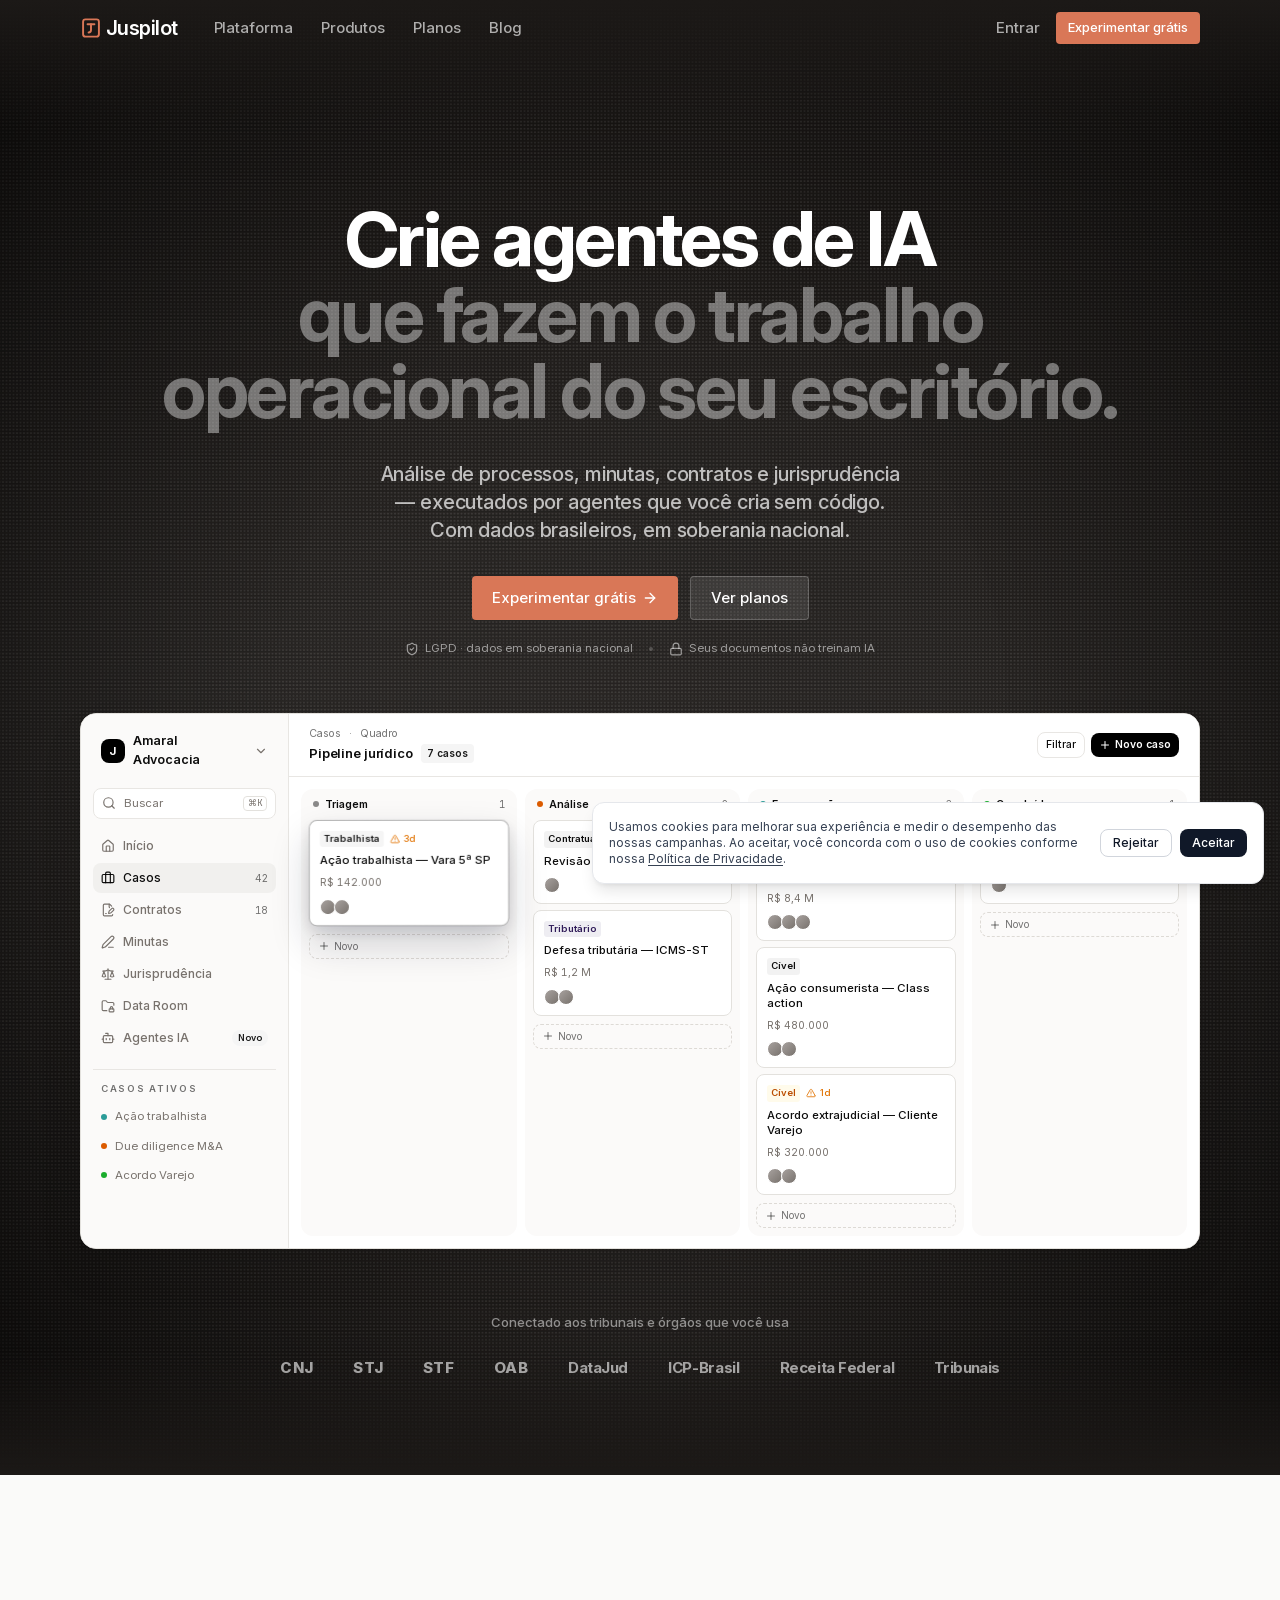
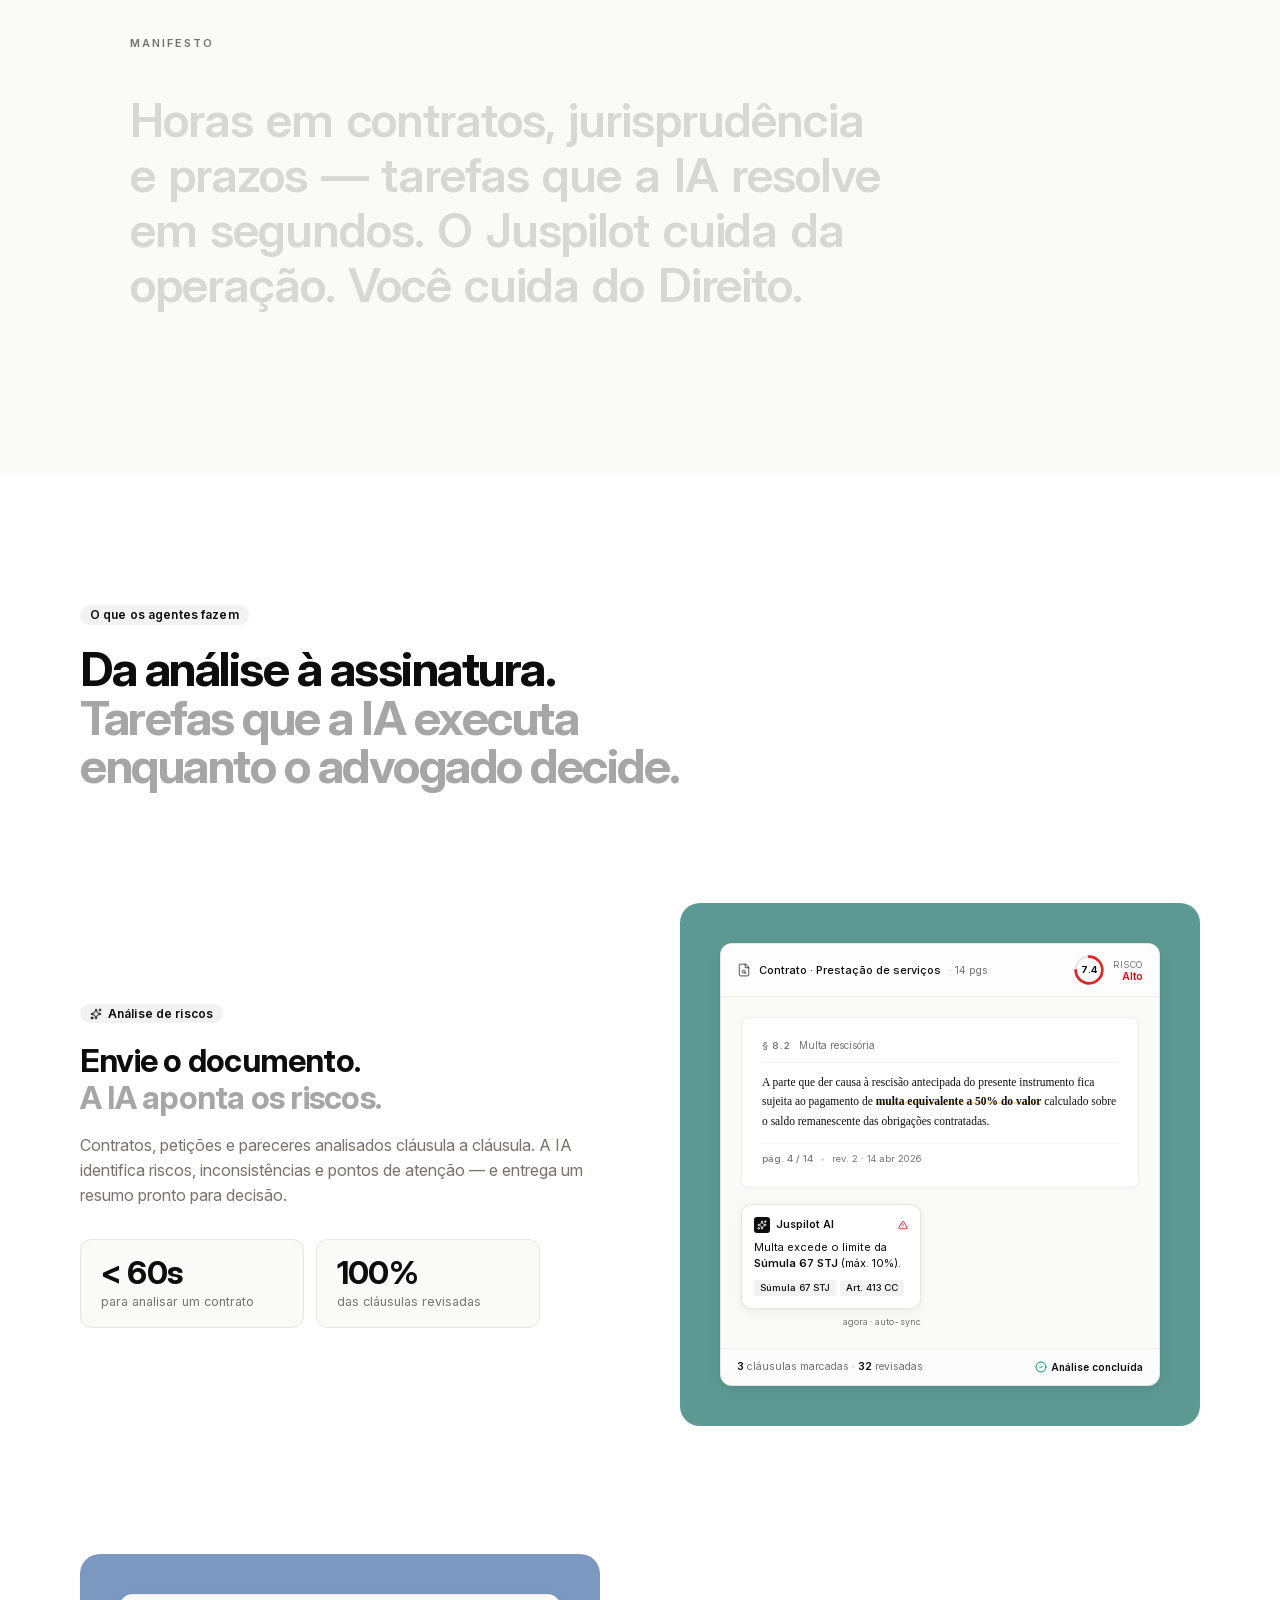
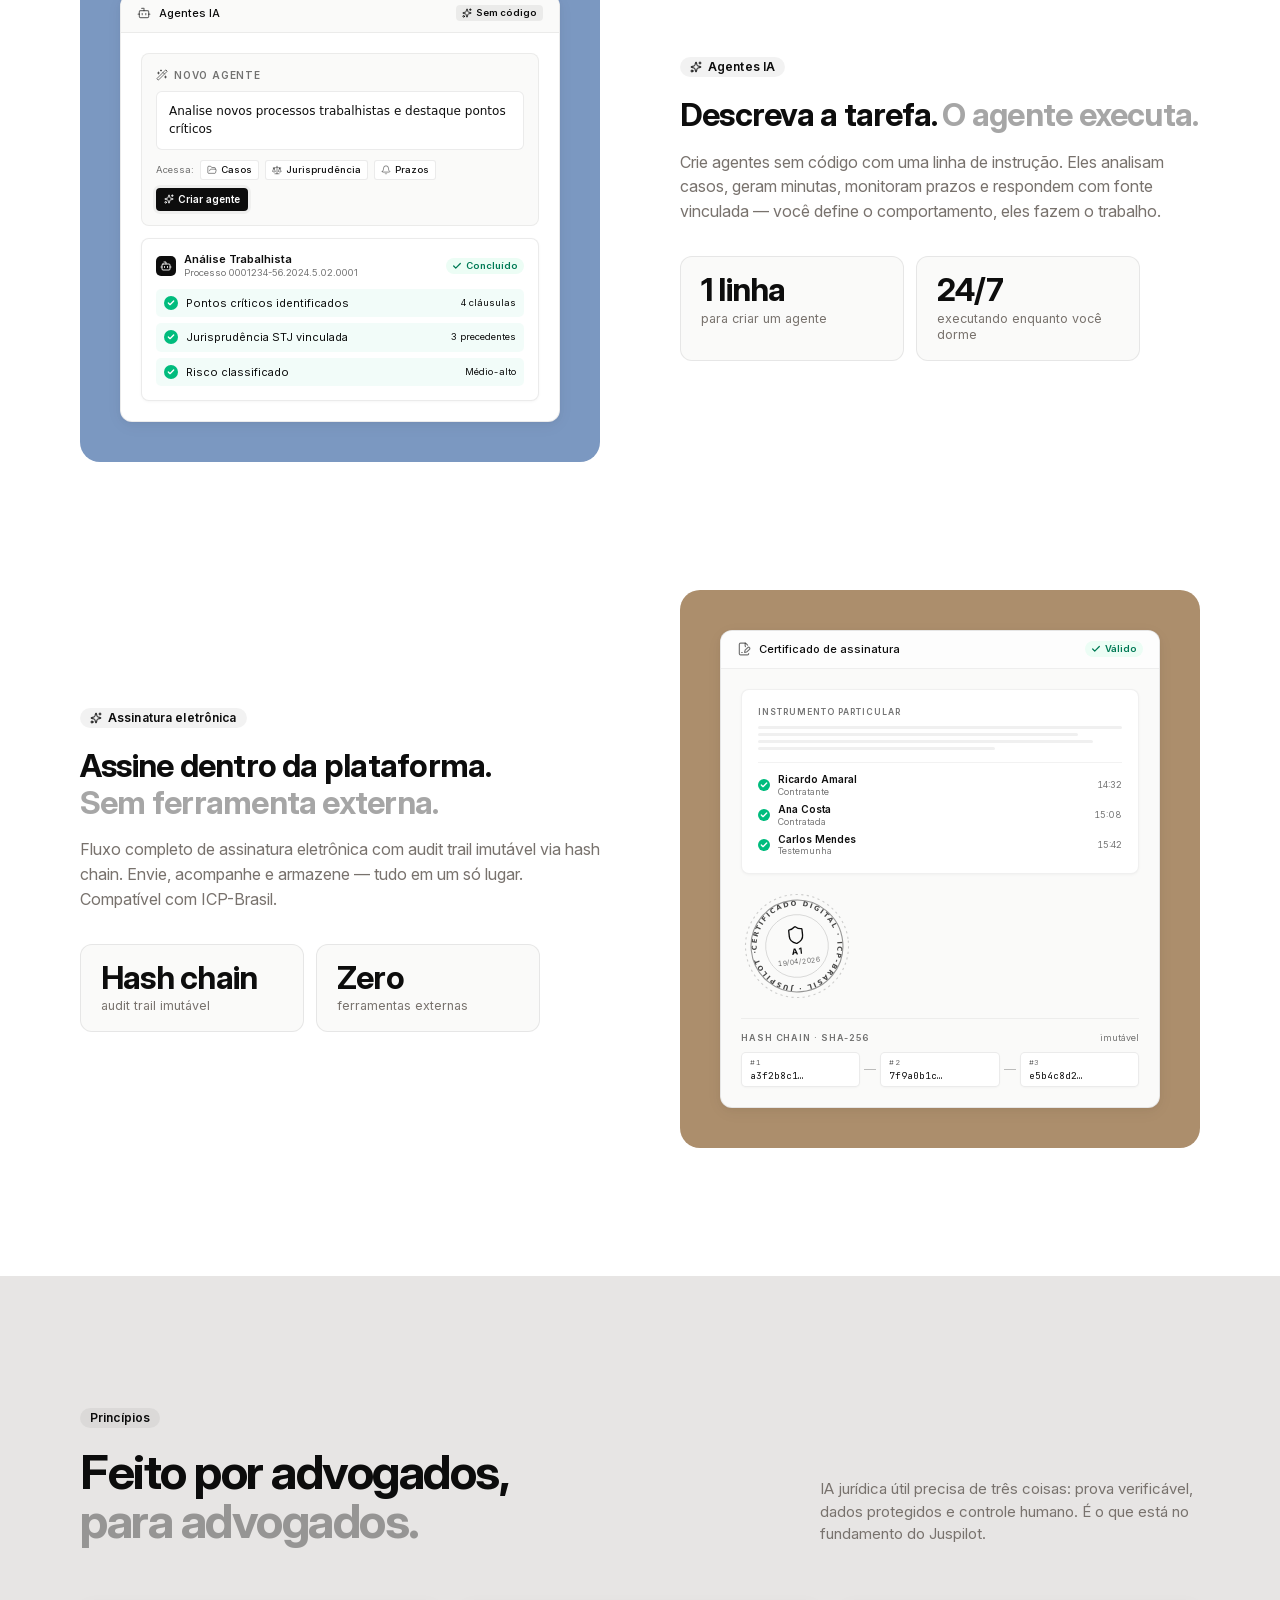
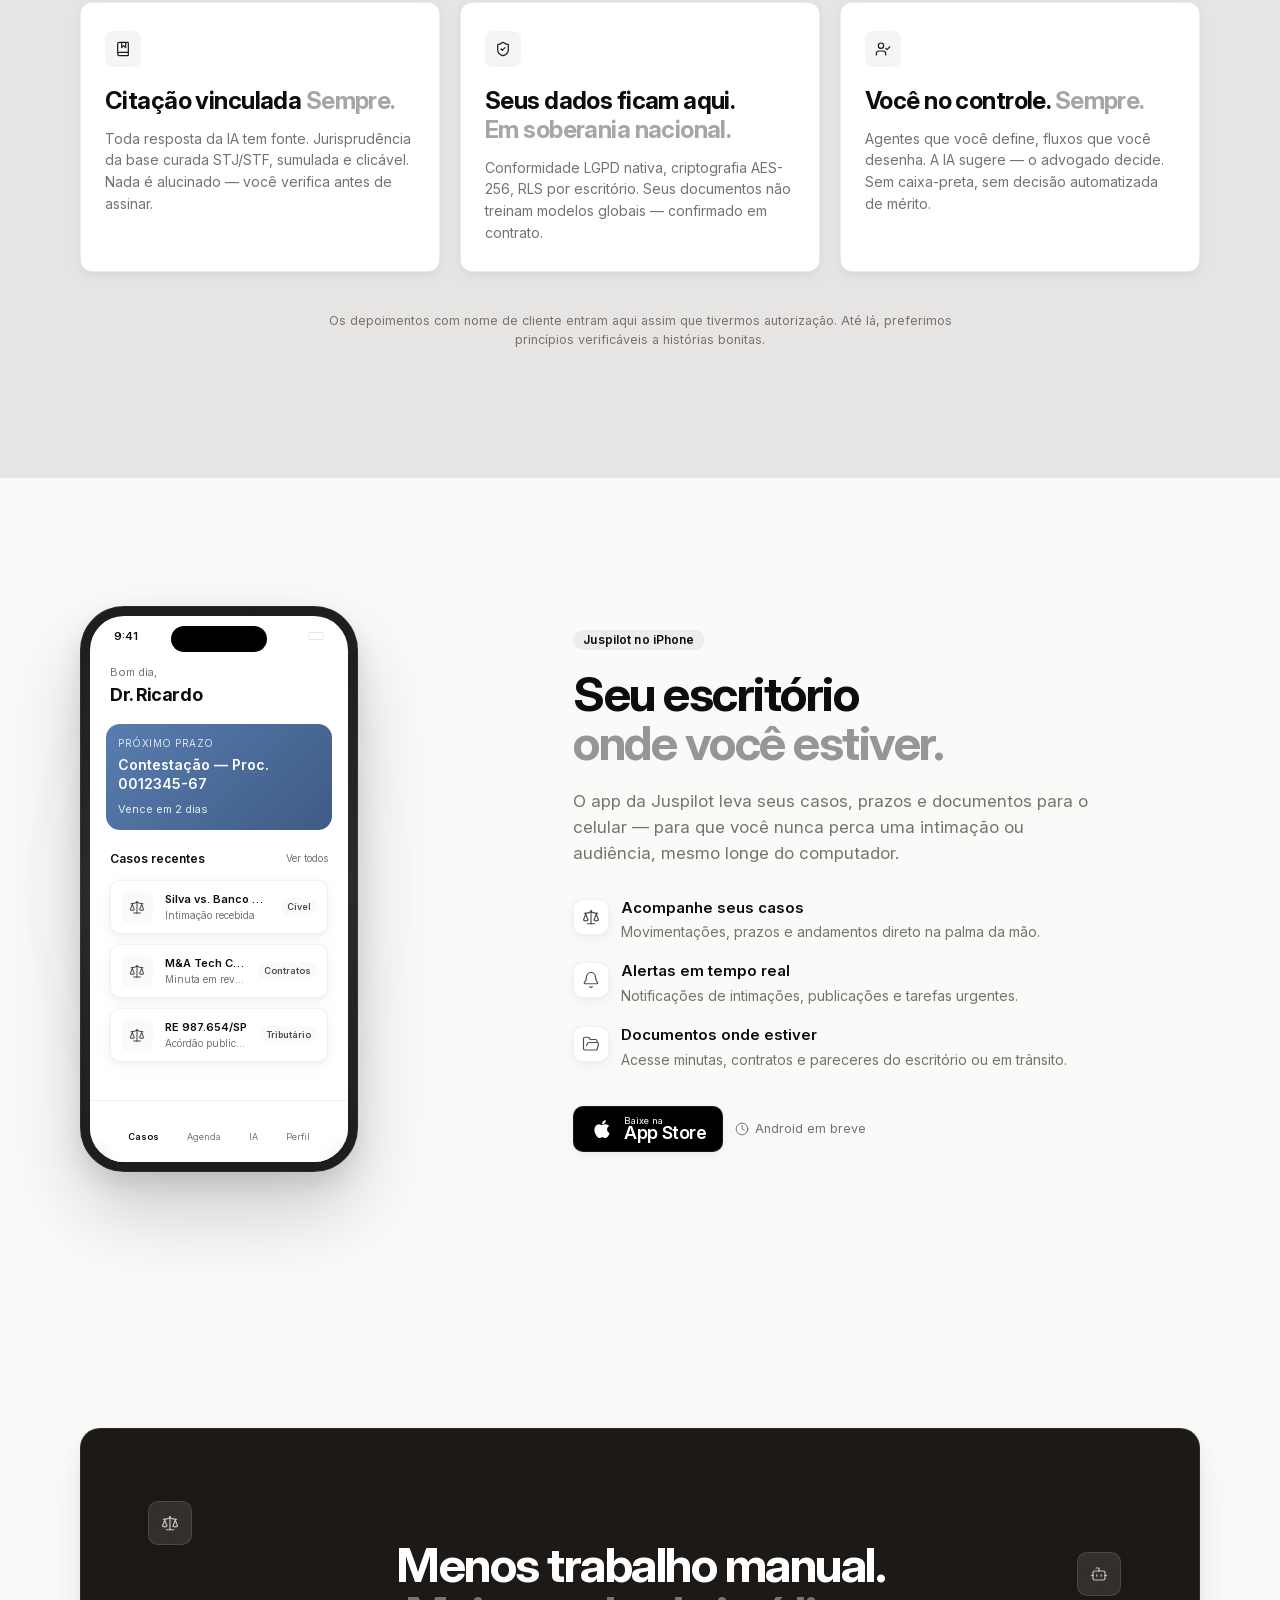
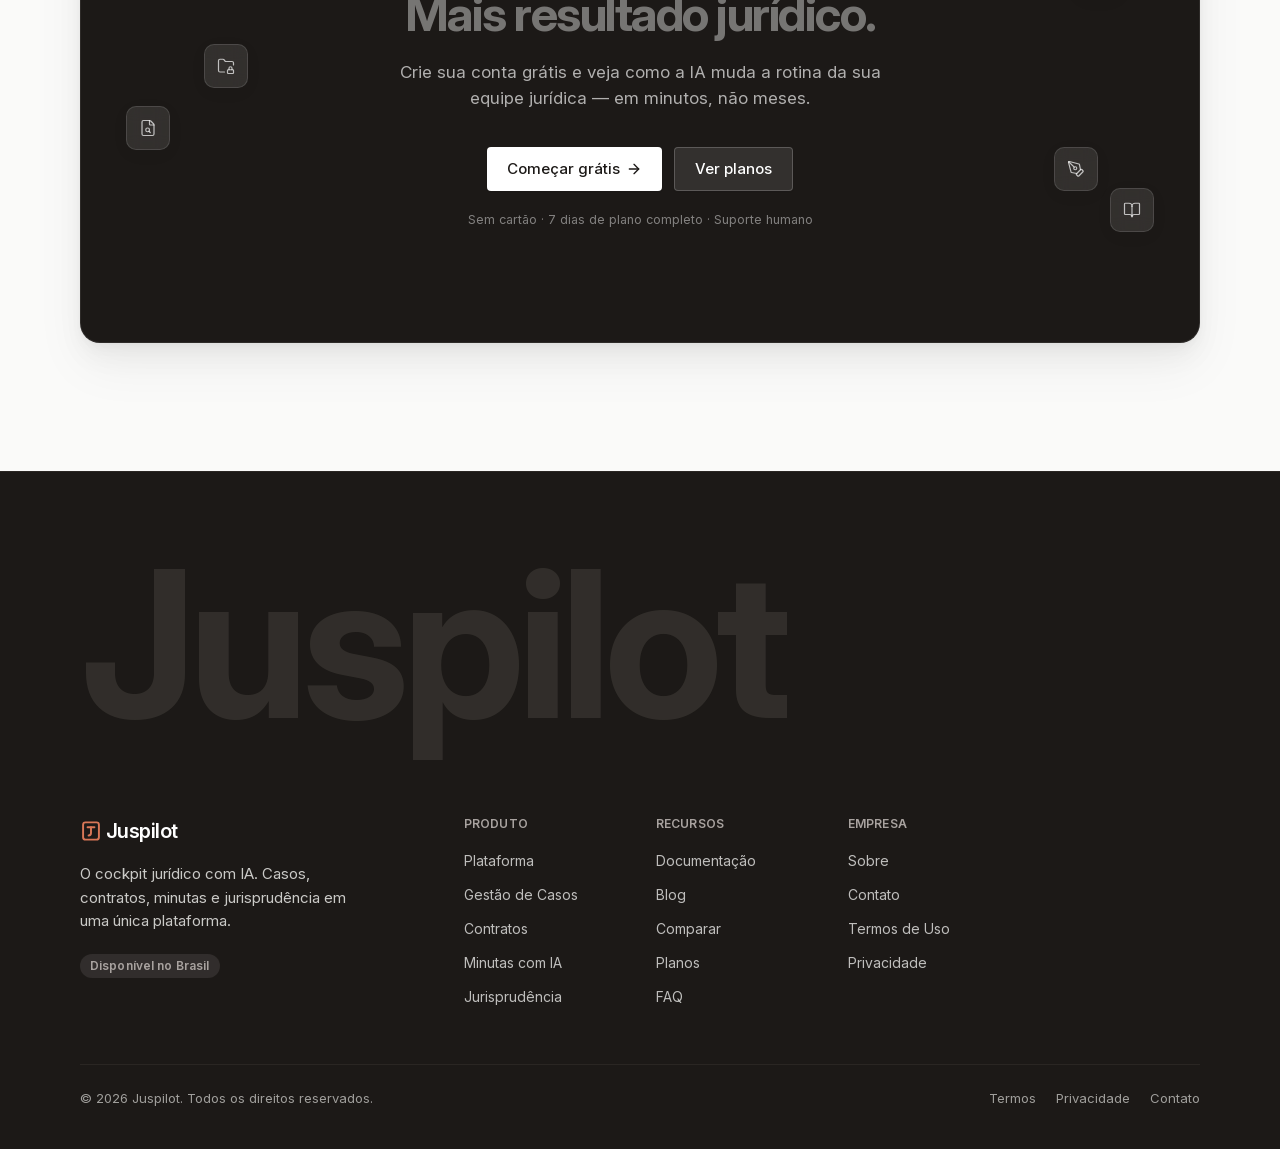
<file: juspilot.ai/index.html>
<!DOCTYPE html>
<html class="inter_5c45380d-module__0Rp3dW__variable jetbrains_mono_a53faaf1-module__ijiAhG__variable light scroll-smooth antialiased" lang="pt-BR" style="color-scheme: light; scroll-behavior: auto;"><head><meta charset="utf-8"/><meta content="width=device-width, initial-scale=1" name="viewport"/><link data-precedence="next" href="assets/0_7l_wdlej_lm_174584c6258d.css" rel="stylesheet"/><link data-precedence="next" href="assets/0wxqh3__7156c0edd97f.css" rel="stylesheet"/><script async="" src="assets/gtm_b90f4e909d02.js"></script><meta content="" name="next-size-adjust"/><title>Juspilot — Software Jurídico com IA | Gestão de Casos, Contratos e Documentos | Juspilot</title><meta content="Plataforma jurídica com IA para escritórios, departamentos jurídicos e órgãos públicos. Gestão de casos, análise de contratos, minutas assistidas e pesquisa jurisprudencial — tudo em um só lugar." name="description"/><meta content="Juspilot" name="author"/><meta content="software jurídico,ia para advogados,gestão jurídica,plataforma jurídica,software advocacia,automação jurídica,minutas jurídicas,monitoramento processos,crm jurídico,escritório advocacia,legaltech,gestão prazos jurídicos" name="keywords"/><meta content="Juspilot" name="creator"/><meta content="Juspilot" name="publisher"/><meta content="index, follow" name="robots"/><meta content="index, follow, max-video-preview:-1, max-image-preview:large, max-snippet:-1" name="googlebot"/><meta content="0Oo169782sb7eb0ijlpc8mnwoixari" name="facebook-domain-verification"/><link href="https://juspilot.ai" rel="canonical"/><meta content="telephone=no, address=no, email=no" name="format-detection"/><meta content="Juspilot — Software Jurídico com IA | Gestão de Casos, Contratos e Documentos" property="og:title"/><meta content="Plataforma jurídica com IA para escritórios, departamentos jurídicos e órgãos públicos. Gestão de casos, análise de contratos, minutas e pesquisa jurisprudencial." property="og:description"/><meta content="https://juspilot.ai" property="og:url"/><meta content="Juspilot" property="og:site_name"/><meta content="pt_BR" property="og:locale"/><meta content="assets/juspilot-screenshot_9d29fe58643b.png" property="og:image"/><meta content="1200" property="og:image:width"/><meta content="630" property="og:image:height"/><meta content="Juspilot — Software jurídico com inteligência artificial" property="og:image:alt"/><meta content="website" property="og:type"/><meta content="summary_large_image" name="twitter:card"/><meta content="Juspilot — Software Jurídico com IA | Gestão de Casos, Contratos e Documentos" name="twitter:title"/><meta content="Plataforma jurídica com IA para escritórios, departamentos jurídicos e órgãos públicos. Gestão de casos, análise de contratos, minutas e pesquisa jurisprudencial." name="twitter:description"/><meta content="assets/juspilot-screenshot_9d29fe58643b.png" name="twitter:image"/><link href="assets/icon_3cfa0b5e077e.png" rel="icon" sizes="32x32" type="image/png"/><link href="assets/apple-icon_221b497ac5ee.png" rel="apple-touch-icon" sizes="180x180" type="image/png"/><script id="consent-default">
          window.dataLayer = window.dataLayer || [];
          function gtag(){dataLayer.push(arguments);}
          window.gtag = gtag;
          gtag('consent', 'default', {
            ad_storage: 'denied',
            ad_user_data: 'denied',
            ad_personalization: 'denied',
            analytics_storage: 'denied',
            functionality_storage: 'denied',
            personalization_storage: 'denied',
            security_storage: 'granted',
            wait_for_update: 500
          });
          gtag('set', 'ads_data_redaction', true);
          gtag('set', 'url_passthrough', true);
          try {
            var m = document.cookie.split('; ').find(function(r){return r.indexOf('juspilot_consent=')===0;});
            if (m) {
              var parsed = JSON.parse(decodeURIComponent(m.split('=')[1]));
              if (parsed && parsed.version === '1' && parsed.state) {
                gtag('consent', 'update', parsed.state);
              }
            }
          } catch(e){}
        </script><style data-scroll-fix="true">
        /* Scroll fixes for offline viewing */
        html, body {
            overflow: auto !important;
            overflow-x: hidden !important;
            height: auto !important;
            min-height: 100% !important;
            scroll-behavior: auto !important;
            opacity: 1 !important;
            visibility: visible !important;
        }
        
        /* Force visibility - many sites use JS animations for initial display */
        body, .wrapper, main, #__next, #app, .page, .content {
            opacity: 1 !important;
            visibility: visible !important;
            transform: none !important;
        }
        
        /* Disable loader/preloader overlays */
        .loader, .preloader, .loading, [class*="loader"], [class*="preloader"] {
            display: none !important;
            opacity: 0 !important;
        }
        
        /* Show elements that might be hidden for animation */
        .word-inner, .char, .line, [data-aos], [data-scroll],
        .hero-text span, .hero-fade, [class*="hero"] span {
            opacity: 1 !important;
            transform: none !important;
            visibility: visible !important;
        }
        
        /* Reset Tailwind animation utility classes */
        .translate-y-full, .translate-x-full, .-translate-y-full, .-translate-x-full,
        .translate-y-1\/2, .-translate-y-1\/2, .translate-y-\[100\%\], .translate-y-\[110\%\] {
            transform: none !important;
        }
        
        /* Force visibility on common hidden-for-animation patterns */
        .opacity-0, [class*="opacity-0"] {
            opacity: 1 !important;
        }
        
        /* Reset scale transforms used for animations */
        .scale-0, .scale-50, .scale-75 {
            transform: none !important;
        }
        
        html.lenis, html.lenis-smooth, 
        body.lenis, body.lenis-smooth,
        .lenis-wrapper, .lenis-content,
        [data-lenis-prevent], [data-scroll-container] {
            overflow: visible !important;
            height: auto !important;
        }
        
        /* Fix flex containers that might cut off content */
        body.flex.items-center,
        body.flex.justify-center {
            align-items: flex-start !important;
            min-height: 100vh;
            height: auto !important;
        }
        
        /* Ensure main content scrolls */
        main, #__next, #__nuxt, #app, .main-content {
            overflow: visible !important;
            height: auto !important;
        }
        </style></head><body class="font-sans antialiased" style="scroll-behavior: auto;"><div hidden=""><!--$--><!--/$--></div><noscript><iframe height="0" src="https://www.googletagmanager.com/ns.html?id=GTM-PWT32LFL" style="display:none;visibility:hidden" width="0"></iframe></noscript><div aria-label="Consentimento de cookies" class="fixed bottom-4 left-4 right-4 z-[9999] mx-auto max-w-2xl rounded-lg border bg-white p-4 shadow-lg md:left-auto md:right-4" role="dialog" style="border-color: rgb(229, 231, 235);"><div class="flex flex-col gap-3 md:flex-row md:items-center md:justify-between"><p class="text-xs text-gray-700">Usamos cookies para melhorar sua experiência e medir o desempenho das nossas campanhas. Ao aceitar, você concorda com o uso de cookies conforme nossa <a class="underline underline-offset-2 hover:text-gray-900" href="#">Política de Privacidade</a>.</p><div class="flex shrink-0 gap-2"><button class="h-7 rounded-md border border-gray-300 bg-white px-3 text-xs font-medium text-gray-900 hover:bg-gray-50" type="button">Rejeitar</button><button class="h-7 rounded-md bg-gray-900 px-3 text-xs font-medium text-white hover:bg-gray-800" type="button">Aceitar</button></div></div></div><!--$--><div class="bg-fd-secondary/50 p-3 empty:hidden"></div><!--/$--><div class="flex min-h-screen flex-col overflow-x-hidden"><header class="fixed top-0 inset-x-0 z-50 transition-[background,border-color,backdrop-filter] duration-300 bg-transparent border-b border-transparent"><nav class="mx-auto flex h-14 max-w-[1200px] items-center justify-between px-6 md:px-10"><div class="flex items-center gap-9"><a aria-label="Juspilot" class="flex items-center shrink-0" href="#"><div class="flex items-center gap-1"><svg aria-hidden="true" class="h-[22px] w-[22px]" fill="none" viewbox="0 0 32 32" xmlns="http://www.w3.org/2000/svg"><rect fill="none" height="25" rx="3.5" stroke="#D97757" stroke-width="2.8" width="23" x="4.5" y="3.5"></rect><path d="M11 10.5H21" stroke="#D97757" stroke-linecap="round" stroke-width="2.8"></path><path d="M16 10.5V19C16 20.933 14.433 22.5 12.5 22.5" stroke="#D97757" stroke-linecap="round" stroke-width="2.8"></path></svg><span class="tracking-[-0.028em] font-semibold text-[20px] text-white" style='font-feature-settings:"locl", "ss01", "cv11"'>Juspilot</span></div></a><div class="hidden lg:flex items-center gap-7"><a class="notion-nav transition-colors text-white/65 hover:text-white" href="#">Plataforma</a><a class="notion-nav transition-colors text-white/65 hover:text-white" href="#">Produtos</a><a class="notion-nav transition-colors text-white/65 hover:text-white" href="#">Planos</a><a class="notion-nav transition-colors text-white/65 hover:text-white" href="#">Blog</a></div></div><div class="hidden md:flex items-center gap-4"><a class="notion-nav text-white/65 hover:text-white transition-colors" href="https://app.juspilot.ai/login">Entrar</a><a class="group relative inline-flex items-center justify-center whitespace-nowrap font-medium transition-[background,color,transform,box-shadow] focus-visible:outline-none focus-visible:ring-2 focus-visible:ring-brand-focus/45 focus-visible:ring-offset-2 focus-visible:ring-offset-background disabled:pointer-events-none disabled:opacity-50 active:scale-[0.97] shadow-[0_1px_2px_rgba(0,0,0,0.06)] rounded-[4px] h-8 px-3 text-[13px] bg-[#D97757] text-white hover:bg-[#c66747] border-0" href="https://app.juspilot.ai/welcome">Experimentar grátis</a></div><button aria-label="Menu" class="lg:hidden p-2 text-white/65 hover:text-white" type="button"><svg aria-hidden="true" class="lucide lucide-menu h-5 w-5" fill="none" height="24" stroke="currentColor" stroke-linecap="round" stroke-linejoin="round" stroke-width="2" viewbox="0 0 24 24" width="24" xmlns="http://www.w3.org/2000/svg"><path d="M4 5h16"></path><path d="M4 12h16"></path><path d="M4 19h16"></path></svg></button></nav></header><main class="flex-1 overflow-x-hidden"><script type="application/ld+json">{"@context":"https://schema.org","@type":"Organization","name":"Juspilot","description":"Inteligência jurídica para seu escritório. Análise de casos, contratos e assinatura eletrônica. Tudo potencializado por IA.","url":"https://juspilot.ai","logo":"https://juspilot.ai/logo.png","foundingDate":"2024-01-01","contactPoint":{"@type":"ContactPoint","contactType":"customer service","email":"contato@octalab.work","availableLanguage":["pt-BR"]},"sameAs":["https://www.linkedin.com/company/juspilot","https://www.instagram.com/juspilot"],"address":{"@type":"PostalAddress","addressCountry":"BR","addressLocality":"Brasil"},"areaServed":{"@type":"Country","name":"Brasil"},"knowsAbout":["Inteligência Artificial Jurídica","Análise de Processos","Gestão de Contratos","Assinatura Eletrônica","Automação Jurídica","Jurisprudência"],"offers":{"@type":"AggregateOffer","priceCurrency":"BRL","lowPrice":"0","highPrice":"247","offerCount":"4","offeredBy":{"@type":"Organization","name":"Juspilot"},"category":"Legal Tech","itemOffered":[{"@type":"Service","name":"Análise de Processos com IA","description":"Análise inteligente de processos jurídicos com inteligência artificial"},{"@type":"Service","name":"Gestão de Contratos","description":"Sistema completo de gestão e análise de contratos"},{"@type":"Service","name":"Assinatura Eletrônica","description":"Assinatura eletrônica válida juridicamente"}]}}</script><script type="application/ld+json">{"@context":"https://schema.org","@type":"WebSite","name":"Juspilot","alternateName":"Juspilot - Software Jurídico com IA","url":"https://juspilot.ai","description":"Software jurídico com inteligência artificial para escritórios de advocacia. Análise de processos, minutas, contratos e gestão de casos.","inLanguage":"pt-BR","publisher":{"@type":"Organization","name":"Juspilot","url":"https://juspilot.ai"}}</script><section class="bg-hero-soft relative pt-[72px] overflow-hidden"><div aria-hidden="true" class="pointer-events-none absolute inset-x-0 top-0 h-32 bg-gradient-to-b from-[hsl(var(--warm-black))] to-transparent z-10"></div><div aria-hidden="true" class="pointer-events-none absolute inset-x-0 bottom-0 h-32 bg-gradient-to-t from-[hsl(var(--warm-black))] to-transparent z-10"></div><div class="relative z-20 max-w-[1200px] mx-auto px-6 md:px-10"><h1 class="notion-display text-balance text-center pt-24 md:pt-32 mx-auto max-w-[22ch] text-white animate-fade-up" style="animation-duration:0.75s;animation-delay:0.05s">Crie agentes de IA<!-- --> <span class="text-white/40">que fazem o trabalho operacional do seu escritório.</span></h1><div class="mt-6 md:mt-8 flex flex-col items-center animate-fade-up" style="animation-duration:0.6s;animation-delay:0.2s"><p class="notion-lead text-white/70 max-w-[720px] text-center text-balance">Análise de processos, minutas, contratos e jurisprudência — executados por agentes que você cria sem código. Com dados brasileiros, em soberania nacional.</p><div class="mt-8 flex flex-col sm:flex-row items-center gap-3"><a class="group relative inline-flex items-center justify-center whitespace-nowrap font-medium transition-[background,color,transform,box-shadow] focus-visible:outline-none focus-visible:ring-2 focus-visible:ring-brand-focus/45 focus-visible:ring-offset-2 focus-visible:ring-offset-background disabled:pointer-events-none disabled:opacity-50 active:scale-[0.97] shadow-[0_1px_2px_rgba(0,0,0,0.06)] rounded-[4px] h-11 px-5 text-[15px] bg-[#D97757] text-white hover:bg-[#c66747] group" href="https://app.juspilot.ai/welcome">Experimentar grátis<svg aria-hidden="true" class="lucide lucide-arrow-right ml-1.5 h-4 w-4 transition-transform group-hover:translate-x-0.5" fill="none" height="24" stroke="currentColor" stroke-linecap="round" stroke-linejoin="round" stroke-width="2" viewbox="0 0 24 24" width="24" xmlns="http://www.w3.org/2000/svg"><path d="M5 12h14"></path><path d="m12 5 7 7-7 7"></path></svg></a><a class="group relative inline-flex items-center justify-center whitespace-nowrap font-medium transition-[background,color,transform,box-shadow] focus-visible:outline-none focus-visible:ring-2 focus-visible:ring-brand-focus/45 focus-visible:ring-offset-2 focus-visible:ring-offset-background disabled:pointer-events-none disabled:opacity-50 active:scale-[0.97] shadow-[0_1px_2px_rgba(0,0,0,0.06)] rounded-[4px] h-11 px-5 text-[15px] bg-white/10 text-white border border-white/20 hover:bg-white/15 hover:border-white/30" href="#">Ver planos</a></div><div class="mt-5 flex flex-wrap items-center justify-center gap-x-4 gap-y-2 text-[11.5px] text-white/55"><span class="inline-flex items-center gap-1.5"><svg aria-hidden="true" class="lucide lucide-shield-check h-3.5 w-3.5" fill="none" height="24" stroke="currentColor" stroke-linecap="round" stroke-linejoin="round" stroke-width="2" viewbox="0 0 24 24" width="24" xmlns="http://www.w3.org/2000/svg"><path d="M20 13c0 5-3.5 7.5-7.66 8.95a1 1 0 0 1-.67-.01C7.5 20.5 4 18 4 13V6a1 1 0 0 1 1-1c2 0 4.5-1.2 6.24-2.72a1.17 1.17 0 0 1 1.52 0C14.51 3.81 17 5 19 5a1 1 0 0 1 1 1z"></path><path d="m9 12 2 2 4-4"></path></svg>LGPD · dados em soberania nacional</span><span class="hidden sm:inline-block size-1 rounded-full bg-white/20"></span><span class="inline-flex items-center gap-1.5"><svg aria-hidden="true" class="lucide lucide-lock h-3.5 w-3.5" fill="none" height="24" stroke="currentColor" stroke-linecap="round" stroke-linejoin="round" stroke-width="2" viewbox="0 0 24 24" width="24" xmlns="http://www.w3.org/2000/svg"><rect height="11" rx="2" ry="2" width="18" x="3" y="11"></rect><path d="M7 11V7a5 5 0 0 1 10 0v4"></path></svg>Seus documentos não treinam IA</span></div></div><div class="mt-10 md:mt-14 animate-fade-up" style="animation-duration:0.8s;animation-delay:0.35s"><div class="relative"><div class="relative z-10 overflow-hidden rounded-[16px] border border-[hsl(40_10%_88%)] bg-white shadow-deep"><div class="flex" style="min-height:520px"><aside class="hidden md:flex w-[208px] shrink-0 flex-col border-r border-[hsl(40_10%_90%)] bg-[hsl(40_20%_98%)] p-3"><div class="mb-3 flex items-center gap-2 px-2 py-1.5"><div class="grid h-6 w-6 place-items-center rounded-md bg-black text-[11px] font-bold text-white">J</div><span class="text-[12.5px] font-semibold text-ink">Amaral Advocacia</span><svg aria-hidden="true" class="lucide lucide-chevron-down ml-auto h-3.5 w-3.5 text-warm-500" fill="none" height="24" stroke="currentColor" stroke-linecap="round" stroke-linejoin="round" stroke-width="2" viewbox="0 0 24 24" width="24" xmlns="http://www.w3.org/2000/svg"><path d="m6 9 6 6 6-6"></path></svg></div><div class="mb-3 flex items-center gap-2 rounded-md border border-[hsl(40_10%_90%)] bg-white px-2 py-1.5 text-[11.5px] text-warm-500"><svg aria-hidden="true" class="lucide lucide-search h-3.5 w-3.5" fill="none" height="24" stroke="currentColor" stroke-linecap="round" stroke-linejoin="round" stroke-width="2" viewbox="0 0 24 24" width="24" xmlns="http://www.w3.org/2000/svg"><path d="m21 21-4.34-4.34"></path><circle cx="11" cy="11" r="8"></circle></svg>Buscar<span class="ml-auto rounded border border-[hsl(40_10%_88%)] px-1 font-mono text-[9px]">⌘K</span></div><nav class="flex flex-col gap-0.5"><button class="flex items-center gap-2 rounded-md px-2 py-1.5 text-left text-[12px] transition-colors text-warm-500 hover:bg-[hsl(40_10%_94%)] hover:text-ink" type="button"><svg aria-hidden="true" class="lucide lucide-house h-3.5 w-3.5 shrink-0" fill="none" height="24" stroke="currentColor" stroke-linecap="round" stroke-linejoin="round" stroke-width="2" viewbox="0 0 24 24" width="24" xmlns="http://www.w3.org/2000/svg"><path d="M15 21v-8a1 1 0 0 0-1-1h-4a1 1 0 0 0-1 1v8"></path><path d="M3 10a2 2 0 0 1 .709-1.528l7-6a2 2 0 0 1 2.582 0l7 6A2 2 0 0 1 21 10v9a2 2 0 0 1-2 2H5a2 2 0 0 1-2-2z"></path></svg><span class="flex-1 truncate font-medium">Início</span></button><button class="flex items-center gap-2 rounded-md px-2 py-1.5 text-left text-[12px] transition-colors bg-[hsl(40_10%_94%)] text-ink" type="button"><svg aria-hidden="true" class="lucide lucide-briefcase h-3.5 w-3.5 shrink-0" fill="none" height="24" stroke="currentColor" stroke-linecap="round" stroke-linejoin="round" stroke-width="2" viewbox="0 0 24 24" width="24" xmlns="http://www.w3.org/2000/svg"><path d="M16 20V4a2 2 0 0 0-2-2h-4a2 2 0 0 0-2 2v16"></path><rect height="14" rx="2" width="20" x="2" y="6"></rect></svg><span class="flex-1 truncate font-medium">Casos</span><span class="text-[10px] tabular-nums text-ink-muted">42</span></button><button class="flex items-center gap-2 rounded-md px-2 py-1.5 text-left text-[12px] transition-colors text-warm-500 hover:bg-[hsl(40_10%_94%)] hover:text-ink" type="button"><svg aria-hidden="true" class="lucide lucide-file-pen-line h-3.5 w-3.5 shrink-0" fill="none" height="24" stroke="currentColor" stroke-linecap="round" stroke-linejoin="round" stroke-width="2" viewbox="0 0 24 24" width="24" xmlns="http://www.w3.org/2000/svg"><path d="M14.364 13.634a2 2 0 0 0-.506.854l-.837 2.87a.5.5 0 0 0 .62.62l2.87-.837a2 2 0 0 0 .854-.506l4.013-4.009a1 1 0 0 0-3.004-3.004z"></path><path d="M14.487 7.858A1 1 0 0 1 14 7V2"></path><path d="M20 19.645V20a2 2 0 0 1-2 2H6a2 2 0 0 1-2-2V4a2 2 0 0 1 2-2h8a2.4 2.4 0 0 1 1.704.706l2.516 2.516"></path><path d="M8 18h1"></path></svg><span class="flex-1 truncate font-medium">Contratos</span><span class="text-[10px] tabular-nums text-ink-muted">18</span></button><button class="flex items-center gap-2 rounded-md px-2 py-1.5 text-left text-[12px] transition-colors text-warm-500 hover:bg-[hsl(40_10%_94%)] hover:text-ink" type="button"><svg aria-hidden="true" class="lucide lucide-pen-line h-3.5 w-3.5 shrink-0" fill="none" height="24" stroke="currentColor" stroke-linecap="round" stroke-linejoin="round" stroke-width="2" viewbox="0 0 24 24" width="24" xmlns="http://www.w3.org/2000/svg"><path d="M13 21h8"></path><path d="M21.174 6.812a1 1 0 0 0-3.986-3.987L3.842 16.174a2 2 0 0 0-.5.83l-1.321 4.352a.5.5 0 0 0 .623.622l4.353-1.32a2 2 0 0 0 .83-.497z"></path></svg><span class="flex-1 truncate font-medium">Minutas</span></button><button class="flex items-center gap-2 rounded-md px-2 py-1.5 text-left text-[12px] transition-colors text-warm-500 hover:bg-[hsl(40_10%_94%)] hover:text-ink" type="button"><svg aria-hidden="true" class="lucide lucide-scale h-3.5 w-3.5 shrink-0" fill="none" height="24" stroke="currentColor" stroke-linecap="round" stroke-linejoin="round" stroke-width="2" viewbox="0 0 24 24" width="24" xmlns="http://www.w3.org/2000/svg"><path d="M12 3v18"></path><path d="m19 8 3 8a5 5 0 0 1-6 0zV7"></path><path d="M3 7h1a17 17 0 0 0 8-2 17 17 0 0 0 8 2h1"></path><path d="m5 8 3 8a5 5 0 0 1-6 0zV7"></path><path d="M7 21h10"></path></svg><span class="flex-1 truncate font-medium">Jurisprudência</span></button><button class="flex items-center gap-2 rounded-md px-2 py-1.5 text-left text-[12px] transition-colors text-warm-500 hover:bg-[hsl(40_10%_94%)] hover:text-ink" type="button"><svg aria-hidden="true" class="lucide lucide-folder-lock h-3.5 w-3.5 shrink-0" fill="none" height="24" stroke="currentColor" stroke-linecap="round" stroke-linejoin="round" stroke-width="2" viewbox="0 0 24 24" width="24" xmlns="http://www.w3.org/2000/svg"><rect height="5" rx="1" width="8" x="14" y="17"></rect><path d="M10 20H4a2 2 0 0 1-2-2V5a2 2 0 0 1 2-2h3.9a2 2 0 0 1 1.69.9l.81 1.2a2 2 0 0 0 1.67.9H20a2 2 0 0 1 2 2v2.5"></path><path d="M20 17v-2a2 2 0 1 0-4 0v2"></path></svg><span class="flex-1 truncate font-medium">Data Room</span></button><button class="flex items-center gap-2 rounded-md px-2 py-1.5 text-left text-[12px] transition-colors text-warm-500 hover:bg-[hsl(40_10%_94%)] hover:text-ink" type="button"><svg aria-hidden="true" class="lucide lucide-bot h-3.5 w-3.5 shrink-0" fill="none" height="24" stroke="currentColor" stroke-linecap="round" stroke-linejoin="round" stroke-width="2" viewbox="0 0 24 24" width="24" xmlns="http://www.w3.org/2000/svg"><path d="M12 8V4H8"></path><rect height="12" rx="2" width="16" x="4" y="8"></rect><path d="M2 14h2"></path><path d="M20 14h2"></path><path d="M15 13v2"></path><path d="M9 13v2"></path></svg><span class="flex-1 truncate font-medium">Agentes IA</span><span class="rounded-full bg-brand-badge-bg px-1.5 py-[1px] text-[9px] font-semibold text-brand-badge-fg">Novo</span></button></nav><div class="mt-4 border-t border-[hsl(40_10%_90%)] pt-3"><div class="mb-1.5 px-2 text-[9.5px] font-semibold uppercase tracking-[0.18em] text-ink-muted">Casos ativos</div><button class="flex w-full items-center gap-2 rounded-md px-2 py-1.5 text-left text-[11.5px] text-warm-500 hover:bg-[hsl(40_10%_94%)] hover:text-ink" type="button"><span class="h-1.5 w-1.5 shrink-0 rounded-full" style="background:hsl(var(--accent-teal))"></span><span class="truncate">Ação trabalhista</span></button><button class="flex w-full items-center gap-2 rounded-md px-2 py-1.5 text-left text-[11.5px] text-warm-500 hover:bg-[hsl(40_10%_94%)] hover:text-ink" type="button"><span class="h-1.5 w-1.5 shrink-0 rounded-full" style="background:hsl(var(--accent-orange))"></span><span class="truncate">Due diligence M&amp;A</span></button><button class="flex w-full items-center gap-2 rounded-md px-2 py-1.5 text-left text-[11.5px] text-warm-500 hover:bg-[hsl(40_10%_94%)] hover:text-ink" type="button"><span class="h-1.5 w-1.5 shrink-0 rounded-full" style="background:hsl(var(--accent-green))"></span><span class="truncate">Acordo Varejo</span></button></div></aside><div class="flex min-w-0 flex-1 flex-col bg-white"><div class="flex shrink-0 items-center justify-between border-b border-[hsl(40_10%_90%)] bg-white px-5 py-3"><div class="flex items-center gap-3"><div><div class="flex items-center gap-2 text-[10.5px] text-ink-muted"><span>Casos</span><span>·</span><span>Quadro</span></div><div class="mt-0.5 flex items-center gap-2"><span class="text-[13px] font-semibold tracking-[-0.01em] text-ink">Pipeline jurídico</span><span class="rounded bg-brand-badge-bg px-1.5 py-0.5 text-[10px] font-semibold text-brand-badge-fg">7<!-- --> casos</span></div></div></div><div class="flex items-center gap-1.5"><button class="rounded-md border border-[hsl(40_10%_90%)] bg-white px-2 py-1 text-[10.5px] font-medium text-ink hover:bg-[hsl(40_10%_96%)]" type="button">Filtrar</button><button class="inline-flex items-center gap-1 rounded-md bg-black px-2 py-1 text-[10.5px] font-semibold text-white hover:bg-black/85" type="button"><svg aria-hidden="true" class="lucide lucide-plus h-3 w-3" fill="none" height="24" stroke="currentColor" stroke-linecap="round" stroke-linejoin="round" stroke-width="2" viewbox="0 0 24 24" width="24" xmlns="http://www.w3.org/2000/svg"><path d="M5 12h14"></path><path d="M12 5v14"></path></svg>Novo caso</button></div></div><div class="grid flex-1 grid-cols-2 gap-2 p-3 lg:grid-cols-4"><div class="flex flex-col rounded-lg bg-[hsl(40_20%_98%)] p-2"><div class="mb-2 flex items-center justify-between px-1"><div class="flex items-center gap-1.5"><span class="h-1.5 w-1.5 rounded-full" style="background:rgba(0,0,0,0.45)"></span><span class="text-[10.5px] font-semibold text-ink">Triagem</span></div><span class="text-[10px] tabular-nums text-ink-muted">1</span></div><div class="flex flex-col gap-1.5"><div class="relative rounded-[8px] border bg-white p-2.5 cursor-grabbing border-black/30" style="box-shadow: rgba(15, 23, 42, 0.18) 0px 18px 38px, rgba(15, 23, 42, 0.1) 0px 6px 14px; z-index: 20; transform: scale(1.00182) rotate(-0.0544825deg); opacity: 1;"><div class="mb-1.5 flex items-center gap-1.5"><span class="rounded-[3px] px-1 py-[1px] text-[9.5px] font-semibold bg-brand-badge-bg text-brand-badge-fg">Trabalhista</span><span class="inline-flex items-center gap-1 text-[9.5px] font-medium text-amber-600"><svg aria-hidden="true" class="lucide lucide-triangle-alert h-2.5 w-2.5" fill="none" height="24" stroke="currentColor" stroke-linecap="round" stroke-linejoin="round" stroke-width="2" viewbox="0 0 24 24" width="24" xmlns="http://www.w3.org/2000/svg"><path d="m21.73 18-8-14a2 2 0 0 0-3.48 0l-8 14A2 2 0 0 0 4 21h16a2 2 0 0 0 1.73-3"></path><path d="M12 9v4"></path><path d="M12 17h.01"></path></svg>3<!-- -->d</span></div><p class="line-clamp-2 text-[11.5px] font-medium leading-[1.35] text-ink">Ação trabalhista — Vara 5ª SP</p><p class="mt-1.5 text-[10.5px] tabular-nums text-warm-500">R$ 142.000</p><div class="mt-2 flex items-center gap-0.5"><span class="-ml-1 h-4 w-4 rounded-full border border-white bg-gradient-to-br from-[hsl(var(--warm-300))] to-[hsl(var(--warm-500))] first:ml-0"></span><span class="-ml-1 h-4 w-4 rounded-full border border-white bg-gradient-to-br from-[hsl(var(--warm-300))] to-[hsl(var(--warm-500))] first:ml-0"></span></div></div><button class="mt-0.5 flex items-center gap-1 rounded-md border border-dashed border-[hsl(40_10%_85%)] px-2 py-1 text-[10px] text-ink-muted hover:border-black/25 hover:text-warm-500" type="button"><svg aria-hidden="true" class="lucide lucide-plus h-3 w-3" fill="none" height="24" stroke="currentColor" stroke-linecap="round" stroke-linejoin="round" stroke-width="2" viewbox="0 0 24 24" width="24" xmlns="http://www.w3.org/2000/svg"><path d="M5 12h14"></path><path d="M12 5v14"></path></svg>Novo</button></div></div><div class="flex flex-col rounded-lg bg-[hsl(40_20%_98%)] p-2"><div class="mb-2 flex items-center justify-between px-1"><div class="flex items-center gap-1.5"><span class="h-1.5 w-1.5 rounded-full" style="background:hsl(var(--accent-orange))"></span><span class="text-[10.5px] font-semibold text-ink">Análise</span></div><span class="text-[10px] tabular-nums text-ink-muted">2</span></div><div class="flex flex-col gap-1.5"><div class="relative cursor-grab rounded-[8px] border border-[hsl(40_10%_88%)] bg-white p-2.5" style="box-shadow: rgba(0, 0, 0, 0) 0px 0px 0px; z-index: 1; transform: none; transform-origin: 50% 50% 0px; opacity: 1;"><div class="mb-1.5 flex items-center gap-1.5"><span class="rounded-[3px] px-1 py-[1px] text-[9.5px] font-semibold bg-black/[0.05] text-ink">Contratual</span></div><p class="line-clamp-2 text-[11.5px] font-medium leading-[1.35] text-ink">Revisão de contrato SaaS B2B</p><div class="mt-2 flex items-center gap-0.5"><span class="-ml-1 h-4 w-4 rounded-full border border-white bg-gradient-to-br from-[hsl(var(--warm-300))] to-[hsl(var(--warm-500))] first:ml-0"></span></div></div><div class="relative cursor-grab rounded-[8px] border border-[hsl(40_10%_88%)] bg-white p-2.5" style="box-shadow: rgba(0, 0, 0, 0) 0px 0px 0px; z-index: 1; transform: none; transform-origin: 50% 50% 0px; opacity: 1;"><div class="mb-1.5 flex items-center gap-1.5"><span class="rounded-[3px] px-1 py-[1px] text-[9.5px] font-semibold bg-[hsl(var(--accent-purple)/0.08)] text-[hsl(var(--accent-purple))]">Tributário</span></div><p class="line-clamp-2 text-[11.5px] font-medium leading-[1.35] text-ink">Defesa tributária — ICMS-ST</p><p class="mt-1.5 text-[10.5px] tabular-nums text-warm-500">R$ 1,2 M</p><div class="mt-2 flex items-center gap-0.5"><span class="-ml-1 h-4 w-4 rounded-full border border-white bg-gradient-to-br from-[hsl(var(--warm-300))] to-[hsl(var(--warm-500))] first:ml-0"></span><span class="-ml-1 h-4 w-4 rounded-full border border-white bg-gradient-to-br from-[hsl(var(--warm-300))] to-[hsl(var(--warm-500))] first:ml-0"></span></div></div><button class="mt-0.5 flex items-center gap-1 rounded-md border border-dashed border-[hsl(40_10%_85%)] px-2 py-1 text-[10px] text-ink-muted hover:border-black/25 hover:text-warm-500" type="button"><svg aria-hidden="true" class="lucide lucide-plus h-3 w-3" fill="none" height="24" stroke="currentColor" stroke-linecap="round" stroke-linejoin="round" stroke-width="2" viewbox="0 0 24 24" width="24" xmlns="http://www.w3.org/2000/svg"><path d="M5 12h14"></path><path d="M12 5v14"></path></svg>Novo</button></div></div><div class="flex flex-col rounded-lg bg-[hsl(40_20%_98%)] p-2"><div class="mb-2 flex items-center justify-between px-1"><div class="flex items-center gap-1.5"><span class="h-1.5 w-1.5 rounded-full" style="background:hsl(var(--accent-teal))"></span><span class="text-[10.5px] font-semibold text-ink">Em execução</span></div><span class="text-[10px] tabular-nums text-ink-muted">3</span></div><div class="flex flex-col gap-1.5"><div class="relative cursor-grab rounded-[8px] border border-[hsl(40_10%_88%)] bg-white p-2.5" style="box-shadow: rgba(0, 0, 0, 0) 0px 0px 0px; z-index: 1; transform: none; transform-origin: 50% 50% 0px; opacity: 1;"><div class="mb-1.5 flex items-center gap-1.5"><span class="rounded-[3px] px-1 py-[1px] text-[9.5px] font-semibold bg-teal-50 text-teal-700">Societário</span></div><p class="line-clamp-2 text-[11.5px] font-medium leading-[1.35] text-ink">Due diligence M&amp;A — Setor logístico</p><p class="mt-1.5 text-[10.5px] tabular-nums text-warm-500">R$ 8,4 M</p><div class="mt-2 flex items-center gap-0.5"><span class="-ml-1 h-4 w-4 rounded-full border border-white bg-gradient-to-br from-[hsl(var(--warm-300))] to-[hsl(var(--warm-500))] first:ml-0"></span><span class="-ml-1 h-4 w-4 rounded-full border border-white bg-gradient-to-br from-[hsl(var(--warm-300))] to-[hsl(var(--warm-500))] first:ml-0"></span><span class="-ml-1 h-4 w-4 rounded-full border border-white bg-gradient-to-br from-[hsl(var(--warm-300))] to-[hsl(var(--warm-500))] first:ml-0"></span></div></div><div class="relative cursor-grab rounded-[8px] border border-[hsl(40_10%_88%)] bg-white p-2.5" style="box-shadow: rgba(0, 0, 0, 0) 0px 0px 0px; z-index: 1; transform: none; transform-origin: 50% 50% 0px; opacity: 1;"><div class="mb-1.5 flex items-center gap-1.5"><span class="rounded-[3px] px-1 py-[1px] text-[9.5px] font-semibold bg-black/[0.05] text-ink">Cível</span></div><p class="line-clamp-2 text-[11.5px] font-medium leading-[1.35] text-ink">Ação consumerista — Class action</p><p class="mt-1.5 text-[10.5px] tabular-nums text-warm-500">R$ 480.000</p><div class="mt-2 flex items-center gap-0.5"><span class="-ml-1 h-4 w-4 rounded-full border border-white bg-gradient-to-br from-[hsl(var(--warm-300))] to-[hsl(var(--warm-500))] first:ml-0"></span><span class="-ml-1 h-4 w-4 rounded-full border border-white bg-gradient-to-br from-[hsl(var(--warm-300))] to-[hsl(var(--warm-500))] first:ml-0"></span></div></div><div class="relative cursor-grab rounded-[8px] border border-[hsl(40_10%_88%)] bg-white p-2.5" style="box-shadow: rgba(0, 0, 0, 0) 0px 0px 0px; z-index: 1; transform: none; transform-origin: 50% 50% 0px; opacity: 1;"><div class="mb-1.5 flex items-center gap-1.5"><span class="rounded-[3px] px-1 py-[1px] text-[9.5px] font-semibold bg-amber-50 text-amber-700">Cível</span><span class="inline-flex items-center gap-1 text-[9.5px] font-medium text-amber-600"><svg aria-hidden="true" class="lucide lucide-triangle-alert h-2.5 w-2.5" fill="none" height="24" stroke="currentColor" stroke-linecap="round" stroke-linejoin="round" stroke-width="2" viewbox="0 0 24 24" width="24" xmlns="http://www.w3.org/2000/svg"><path d="m21.73 18-8-14a2 2 0 0 0-3.48 0l-8 14A2 2 0 0 0 4 21h16a2 2 0 0 0 1.73-3"></path><path d="M12 9v4"></path><path d="M12 17h.01"></path></svg>1<!-- -->d</span></div><p class="line-clamp-2 text-[11.5px] font-medium leading-[1.35] text-ink">Acordo extrajudicial — Cliente Varejo</p><p class="mt-1.5 text-[10.5px] tabular-nums text-warm-500">R$ 320.000</p><div class="mt-2 flex items-center gap-0.5"><span class="-ml-1 h-4 w-4 rounded-full border border-white bg-gradient-to-br from-[hsl(var(--warm-300))] to-[hsl(var(--warm-500))] first:ml-0"></span><span class="-ml-1 h-4 w-4 rounded-full border border-white bg-gradient-to-br from-[hsl(var(--warm-300))] to-[hsl(var(--warm-500))] first:ml-0"></span></div></div><button class="mt-0.5 flex items-center gap-1 rounded-md border border-dashed border-[hsl(40_10%_85%)] px-2 py-1 text-[10px] text-ink-muted hover:border-black/25 hover:text-warm-500" type="button"><svg aria-hidden="true" class="lucide lucide-plus h-3 w-3" fill="none" height="24" stroke="currentColor" stroke-linecap="round" stroke-linejoin="round" stroke-width="2" viewbox="0 0 24 24" width="24" xmlns="http://www.w3.org/2000/svg"><path d="M5 12h14"></path><path d="M12 5v14"></path></svg>Novo</button></div></div><div class="flex flex-col rounded-lg bg-[hsl(40_20%_98%)] p-2"><div class="mb-2 flex items-center justify-between px-1"><div class="flex items-center gap-1.5"><span class="h-1.5 w-1.5 rounded-full" style="background:hsl(var(--accent-green))"></span><span class="text-[10.5px] font-semibold text-ink">Concluído</span></div><span class="text-[10px] tabular-nums text-ink-muted">1</span></div><div class="flex flex-col gap-1.5"><div class="relative cursor-grab rounded-[8px] border border-[hsl(40_10%_88%)] bg-white p-2.5" style="box-shadow: rgba(0, 0, 0, 0) 0px 0px 0px; z-index: 1; transform: none; opacity: 1;"><div class="mb-1.5 flex items-center gap-1.5"><span class="rounded-[3px] px-1 py-[1px] text-[9.5px] font-semibold bg-teal-50 text-teal-700">Previdência</span></div><p class="line-clamp-2 text-[11.5px] font-medium leading-[1.35] text-ink">Revisão previdenciária INSS</p><div class="mt-2 flex items-center gap-0.5"><span class="-ml-1 h-4 w-4 rounded-full border border-white bg-gradient-to-br from-[hsl(var(--warm-300))] to-[hsl(var(--warm-500))] first:ml-0"></span></div></div><button class="mt-0.5 flex items-center gap-1 rounded-md border border-dashed border-[hsl(40_10%_85%)] px-2 py-1 text-[10px] text-ink-muted hover:border-black/25 hover:text-warm-500" type="button"><svg aria-hidden="true" class="lucide lucide-plus h-3 w-3" fill="none" height="24" stroke="currentColor" stroke-linecap="round" stroke-linejoin="round" stroke-width="2" viewbox="0 0 24 24" width="24" xmlns="http://www.w3.org/2000/svg"><path d="M5 12h14"></path><path d="M12 5v14"></path></svg>Novo</button></div></div></div></div></div><div aria-hidden="true" class="pointer-events-none absolute z-30" style="left: 52%; top: 52%; opacity: 0; transform: scale(0.710493);"><div class="relative"><svg aria-hidden="true" class="lucide lucide-mouse-pointer2 lucide-mouse-pointer-2 h-4 w-4 fill-black text-black" fill="none" height="24" stroke="currentColor" stroke-linecap="round" stroke-linejoin="round" stroke-width="2" viewbox="0 0 24 24" width="24" xmlns="http://www.w3.org/2000/svg"><path d="M4.037 4.688a.495.495 0 0 1 .651-.651l16 6.5a.5.5 0 0 1-.063.947l-6.124 1.58a2 2 0 0 0-1.438 1.435l-1.579 6.126a.5.5 0 0 1-.947.063z"></path></svg><span class="absolute left-4 top-3 whitespace-nowrap rounded-md bg-black px-1.5 py-0.5 text-[9.5px] font-semibold text-white shadow-card">você</span></div></div></div></div></div><div class="mt-16 pb-20 md:pb-24"><p class="text-center text-[13px] font-medium text-white/50">Conectado aos tribunais e órgãos que você usa</p><div class="mt-6 flex flex-wrap items-center justify-center gap-x-8 gap-y-3 md:gap-x-10"><span class="select-none text-[15px] text-white/60 transition-colors hover:text-white" style="font-weight:800;letter-spacing:0.02em">CNJ</span><span class="select-none text-[15px] text-white/60 transition-colors hover:text-white" style="font-weight:800;letter-spacing:0.02em">STJ</span><span class="select-none text-[15px] text-white/60 transition-colors hover:text-white" style="font-weight:800;letter-spacing:0.02em">STF</span><span class="select-none text-[15px] text-white/60 transition-colors hover:text-white" style="font-weight:800;letter-spacing:0.02em">OAB</span><span class="select-none text-[15px] text-white/60 transition-colors hover:text-white" style="font-weight:700;letter-spacing:-0.03em">DataJud</span><span class="select-none text-[15px] text-white/60 transition-colors hover:text-white" style="font-weight:700;letter-spacing:-0.02em">ICP-Brasil</span><span class="select-none text-[15px] text-white/60 transition-colors hover:text-white" style="font-weight:700;letter-spacing:-0.03em">Receita Federal</span><span class="select-none text-[15px] text-white/60 transition-colors hover:text-white" style="font-weight:700;letter-spacing:-0.04em">Tribunais</span></div></div></div></section><section class="relative bg-[hsl(var(--warm-white))] py-28 md:py-40"><div class="max-w-[1100px] mx-auto px-6 md:px-10"><p class="text-[11px] uppercase tracking-[0.18em] font-semibold text-ink-muted mb-10">Manifesto</p><p class="text-balance font-semibold text-ink" style='font-size:clamp(28px, 4vw, 48px);line-height:1.15;letter-spacing:-0.022em;font-feature-settings:"lnum", "locl", "ss01"'><span class="inline-block mr-[0.28em]" style="opacity: 0.14;">Horas</span><span class="inline-block mr-[0.28em]" style="opacity: 0.14;">em</span><span class="inline-block mr-[0.28em]" style="opacity: 0.14;">contratos,</span><span class="inline-block mr-[0.28em]" style="opacity: 0.14;">jurisprudência</span><span class="inline-block mr-[0.28em]" style="opacity: 0.14;">e</span><span class="inline-block mr-[0.28em]" style="opacity: 0.14;">prazos</span><span class="inline-block mr-[0.28em]" style="opacity: 0.14;">—</span><span class="inline-block mr-[0.28em]" style="opacity: 0.14;">tarefas</span><span class="inline-block mr-[0.28em]" style="opacity: 0.14;">que</span><span class="inline-block mr-[0.28em]" style="opacity: 0.14;">a</span><span class="inline-block mr-[0.28em]" style="opacity: 0.14;">IA</span><span class="inline-block mr-[0.28em]" style="opacity: 0.14;">resolve</span><span class="inline-block mr-[0.28em]" style="opacity: 0.14;">em</span><span class="inline-block mr-[0.28em]" style="opacity: 0.14;">segundos.</span><span class="inline-block mr-[0.28em]" style="opacity: 0.14;">O</span><span class="inline-block mr-[0.28em]" style="opacity: 0.14;">Juspilot</span><span class="inline-block mr-[0.28em]" style="opacity: 0.14;">cuida</span><span class="inline-block mr-[0.28em]" style="opacity: 0.14;">da</span><span class="inline-block mr-[0.28em]" style="opacity: 0.14;">operação.</span><span class="inline-block mr-[0.28em]" style="opacity: 0.14;">Você</span><span class="inline-block mr-[0.28em]" style="opacity: 0.14;">cuida</span><span class="inline-block mr-[0.28em]" style="opacity: 0.14;">do</span><span class="inline-block mr-[0.28em]" style="opacity: 0.14;">Direito.</span></p></div></section><section class="bg-white py-24 md:py-32" id="recursos"><div class="max-w-[1200px] mx-auto px-6 md:px-10"><div class="mb-20 md:mb-28 max-w-[720px]"><div class="inline-flex items-center gap-1.5 rounded-full px-2.5 py-0.5 notion-badge transition-colors focus:outline-none focus-visible:ring-2 focus-visible:ring-brand-focus/45 focus-visible:ring-offset-2 bg-[rgba(0,0,0,0.05)] text-ink hover:bg-[rgba(0,0,0,0.08)] mb-5">O que os agentes fazem</div><h2 class="notion-section-head text-balance" style='font-feature-settings:"lnum", "locl", "ss01"'><span class="text-ink">Da análise à assinatura.</span> <span class="text-[rgba(0,0,0,0.35)]">Tarefas que a IA executa enquanto o advogado decide.</span></h2></div><div class="space-y-24 md:space-y-32"><div class="grid grid-cols-1 lg:grid-cols-2 gap-10 lg:gap-20 items-center" style="opacity: 1; transform: none;"><div class=""><div class="inline-flex items-center gap-1.5 rounded-full px-2.5 py-0.5 notion-badge transition-colors focus:outline-none focus-visible:ring-2 focus-visible:ring-brand-focus/45 focus-visible:ring-offset-2 bg-[rgba(0,0,0,0.05)] text-ink hover:bg-[rgba(0,0,0,0.08)] mb-5"><svg aria-hidden="true" class="lucide lucide-sparkles h-3 w-3" fill="none" height="24" stroke="currentColor" stroke-linecap="round" stroke-linejoin="round" stroke-width="2" viewbox="0 0 24 24" width="24" xmlns="http://www.w3.org/2000/svg"><path d="M11.017 2.814a1 1 0 0 1 1.966 0l1.051 5.558a2 2 0 0 0 1.594 1.594l5.558 1.051a1 1 0 0 1 0 1.966l-5.558 1.051a2 2 0 0 0-1.594 1.594l-1.051 5.558a1 1 0 0 1-1.966 0l-1.051-5.558a2 2 0 0 0-1.594-1.594l-5.558-1.051a1 1 0 0 1 0-1.966l5.558-1.051a2 2 0 0 0 1.594-1.594z"></path><path d="M20 2v4"></path><path d="M22 4h-4"></path><circle cx="4" cy="20" r="2"></circle></svg>Análise de riscos</div><h3 class="notion-subhead text-balance" style='font-feature-settings:"lnum", "locl", "ss01"'><span class="text-ink">Envie o documento.</span> <span class="text-[rgba(0,0,0,0.35)]">A IA aponta os riscos.</span></h3><p class="text-[16px] leading-[1.55] text-warm-500 max-w-[52ch] mt-4 mb-8">Contratos, petições e pareceres analisados cláusula a cláusula. A IA identifica riscos, inconsistências e pontos de atenção — e entrega um resumo pronto para decisão.</p><div class="grid grid-cols-2 gap-3 max-w-[460px]"><div class="rounded-[12px] border border-[rgba(0,0,0,0.08)] bg-[hsl(var(--warm-white))] px-5 py-4"><p class="text-[32px] font-bold tracking-[-0.024em] text-ink leading-[1.05]" style='font-feature-settings:"lnum"'>&lt; 60s</p><p class="text-[12.5px] text-warm-500 mt-1 leading-[1.35]">para analisar um contrato</p></div><div class="rounded-[12px] border border-[rgba(0,0,0,0.08)] bg-[hsl(var(--warm-white))] px-5 py-4"><p class="text-[32px] font-bold tracking-[-0.024em] text-ink leading-[1.05]" style='font-feature-settings:"lnum"'>100%</p><p class="text-[12.5px] text-warm-500 mt-1 leading-[1.35]">das cláusulas revisadas</p></div></div></div><div class=""><div class="relative rounded-[20px] p-6 md:p-8 lg:p-10" style="background-color:hsl(174 25% 48%)"><div class="relative rounded-[12px] bg-[hsl(var(--warm-white))] overflow-hidden shadow-card" style="border:1px solid rgba(0,0,0,0.08)"><div class="flex items-center justify-between gap-3 px-4 py-2.5 border-b border-[rgba(0,0,0,0.06)] bg-white/70"><div class="flex items-center gap-2 min-w-0"><svg aria-hidden="true" class="lucide lucide-file-search h-3.5 w-3.5 text-ink-muted shrink-0" fill="none" height="24" stroke="currentColor" stroke-linecap="round" stroke-linejoin="round" stroke-width="2" viewbox="0 0 24 24" width="24" xmlns="http://www.w3.org/2000/svg"><path d="M6 22a2 2 0 0 1-2-2V4a2 2 0 0 1 2-2h8a2.4 2.4 0 0 1 1.704.706l3.588 3.588A2.4 2.4 0 0 1 20 8v12a2 2 0 0 1-2 2z"></path><path d="M14 2v5a1 1 0 0 0 1 1h5"></path><circle cx="11.5" cy="14.5" r="2.5"></circle><path d="M13.3 16.3 15 18"></path></svg><span class="text-[11px] font-medium text-ink truncate">Contrato · Prestação de serviços</span><span class="text-[10.5px] text-ink-muted hidden sm:inline">· 14 pgs</span></div><div class="flex items-center gap-2 shrink-0"><div class="relative h-8 w-8"><svg class="h-8 w-8 -rotate-90" viewbox="0 0 36 36"><circle cx="18" cy="18" fill="none" r="15" stroke="rgba(0,0,0,0.08)" stroke-width="3"></circle><circle cx="18" cy="18" fill="none" r="15" stroke="rgb(220,38,38)" stroke-dasharray="94.24777960769379" stroke-dashoffset="24.504422698000386" stroke-linecap="round" stroke-width="3"></circle></svg><span class="absolute inset-0 flex items-center justify-center text-[9.5px] font-bold text-ink tabular-nums">7.4</span></div><div class="text-right leading-tight"><p class="text-[9px] text-ink-muted uppercase tracking-[0.06em]">Risco</p><p class="text-[10px] font-semibold text-red-600">Alto</p></div></div></div><div class="p-4 md:p-5 flex flex-col md:grid md:grid-cols-[1fr,180px] gap-3 md:gap-4 items-start"><div class="w-full rounded-[8px] bg-white p-4 md:p-5 shadow-[0_1px_3px_rgba(0,0,0,0.04)]" style="border:1px solid rgba(0,0,0,0.06)"><div class="flex items-baseline gap-2 mb-2.5 pb-2 border-b border-[rgba(0,0,0,0.05)]"><span class="text-[9.5px] font-semibold uppercase tracking-[0.1em] text-ink-muted">§ 8.2</span><span class="text-[10px] text-ink-muted">Multa rescisória</span></div><p class="text-[11.5px] leading-[1.7] text-ink" style='font-family:ui-serif, Georgia, "Times New Roman", serif'>A parte que der causa à rescisão antecipada do presente instrumento fica sujeita ao pagamento de<!-- --> <span class="font-semibold" style="background-image: linear-gradient(transparent 54%, rgba(253, 205, 67, 0.55) 54%, rgba(253, 205, 67, 0.55) 92%, transparent 92%); background-repeat: no-repeat; background-position: left center; -webkit-box-decoration-break: clone; background-size: 100% 58%;">multa equivalente a 50% do valor</span> <!-- -->calculado sobre o saldo remanescente das obrigações contratadas.</p><div class="mt-3 flex items-center gap-2 text-[9.5px] text-ink-muted pt-2 border-t border-[rgba(0,0,0,0.04)]"><span class="font-medium">pág. 4 / 14</span><span class="h-[3px] w-[3px] rounded-full bg-black/15"></span><span>rev. 2 · 14 abr 2026</span></div></div><div class="w-full md:w-[180px]" style="opacity: 1; transform: none;"><div class="rounded-[10px] bg-white p-3 shadow-card" style="border:1px solid rgba(0,0,0,0.1)"><div class="flex items-center gap-1.5 mb-1.5"><span class="h-4 w-4 rounded-[3px] bg-[rgba(0,0,0,0.95)] text-white flex items-center justify-center"><svg aria-hidden="true" class="lucide lucide-sparkles h-2.5 w-2.5" fill="none" height="24" stroke="currentColor" stroke-linecap="round" stroke-linejoin="round" stroke-width="2" viewbox="0 0 24 24" width="24" xmlns="http://www.w3.org/2000/svg"><path d="M11.017 2.814a1 1 0 0 1 1.966 0l1.051 5.558a2 2 0 0 0 1.594 1.594l5.558 1.051a1 1 0 0 1 0 1.966l-5.558 1.051a2 2 0 0 0-1.594 1.594l-1.051 5.558a1 1 0 0 1-1.966 0l-1.051-5.558a2 2 0 0 0-1.594-1.594l-5.558-1.051a1 1 0 0 1 0-1.966l5.558-1.051a2 2 0 0 0 1.594-1.594z"></path><path d="M20 2v4"></path><path d="M22 4h-4"></path><circle cx="4" cy="20" r="2"></circle></svg></span><span class="text-[10.5px] font-semibold text-ink">Juspilot AI</span><span class="ml-auto inline-flex items-center text-red-600"><svg aria-hidden="true" class="lucide lucide-triangle-alert h-2.5 w-2.5" fill="none" height="24" stroke="currentColor" stroke-linecap="round" stroke-linejoin="round" stroke-width="2" viewbox="0 0 24 24" width="24" xmlns="http://www.w3.org/2000/svg"><path d="m21.73 18-8-14a2 2 0 0 0-3.48 0l-8 14A2 2 0 0 0 4 21h16a2 2 0 0 0 1.73-3"></path><path d="M12 9v4"></path><path d="M12 17h.01"></path></svg></span></div><p class="text-[11px] leading-[1.5] text-ink mb-2">Multa excede o limite da<!-- --> <span class="font-semibold">Súmula 67 STJ</span> (máx. 10%).</p><div class="flex flex-wrap gap-1"><span class="px-1.5 py-[1px] rounded-[3px] bg-[rgba(0,0,0,0.05)] text-[9.5px] font-medium text-ink">Súmula 67 STJ</span><span class="px-1.5 py-[1px] rounded-[3px] bg-[rgba(0,0,0,0.05)] text-[9.5px] font-medium text-ink">Art. 413 CC</span></div></div><p class="mt-1.5 text-[9px] text-ink-muted text-right tabular-nums">agora · auto-sync</p></div></div><div class="flex items-center justify-between px-4 py-2.5 border-t border-[rgba(0,0,0,0.05)] bg-white/50"><span class="text-[10.5px] text-ink-muted"><span class="font-semibold text-ink">3</span> cláusulas marcadas ·<!-- --> <span class="font-semibold text-ink">32</span> revisadas</span><span class="inline-flex items-center gap-1 text-[10px] font-semibold text-ink"><svg aria-hidden="true" class="lucide lucide-circle-check h-3 w-3 text-emerald-600" fill="none" height="24" stroke="currentColor" stroke-linecap="round" stroke-linejoin="round" stroke-width="2" viewbox="0 0 24 24" width="24" xmlns="http://www.w3.org/2000/svg"><circle cx="12" cy="12" r="10"></circle><path d="m9 12 2 2 4-4"></path></svg>Análise concluída</span></div></div></div></div></div><div class="grid grid-cols-1 lg:grid-cols-2 gap-10 lg:gap-20 items-center" style="opacity: 1; transform: none;"><div class="lg:order-2"><div class="inline-flex items-center gap-1.5 rounded-full px-2.5 py-0.5 notion-badge transition-colors focus:outline-none focus-visible:ring-2 focus-visible:ring-brand-focus/45 focus-visible:ring-offset-2 bg-[rgba(0,0,0,0.05)] text-ink hover:bg-[rgba(0,0,0,0.08)] mb-5"><svg aria-hidden="true" class="lucide lucide-sparkles h-3 w-3" fill="none" height="24" stroke="currentColor" stroke-linecap="round" stroke-linejoin="round" stroke-width="2" viewbox="0 0 24 24" width="24" xmlns="http://www.w3.org/2000/svg"><path d="M11.017 2.814a1 1 0 0 1 1.966 0l1.051 5.558a2 2 0 0 0 1.594 1.594l5.558 1.051a1 1 0 0 1 0 1.966l-5.558 1.051a2 2 0 0 0-1.594 1.594l-1.051 5.558a1 1 0 0 1-1.966 0l-1.051-5.558a2 2 0 0 0-1.594-1.594l-5.558-1.051a1 1 0 0 1 0-1.966l5.558-1.051a2 2 0 0 0 1.594-1.594z"></path><path d="M20 2v4"></path><path d="M22 4h-4"></path><circle cx="4" cy="20" r="2"></circle></svg>Agentes IA</div><h3 class="notion-subhead text-balance" style='font-feature-settings:"lnum", "locl", "ss01"'><span class="text-ink">Descreva a tarefa.</span> <span class="text-[rgba(0,0,0,0.35)]">O agente executa.</span></h3><p class="text-[16px] leading-[1.55] text-warm-500 max-w-[52ch] mt-4 mb-8">Crie agentes sem código com uma linha de instrução. Eles analisam casos, geram minutas, monitoram prazos e respondem com fonte vinculada — você define o comportamento, eles fazem o trabalho.</p><div class="grid grid-cols-2 gap-3 max-w-[460px]"><div class="rounded-[12px] border border-[rgba(0,0,0,0.08)] bg-[hsl(var(--warm-white))] px-5 py-4"><p class="text-[32px] font-bold tracking-[-0.024em] text-ink leading-[1.05]" style='font-feature-settings:"lnum"'>1 linha</p><p class="text-[12.5px] text-warm-500 mt-1 leading-[1.35]">para criar um agente</p></div><div class="rounded-[12px] border border-[rgba(0,0,0,0.08)] bg-[hsl(var(--warm-white))] px-5 py-4"><p class="text-[32px] font-bold tracking-[-0.024em] text-ink leading-[1.05]" style='font-feature-settings:"lnum"'>24/7</p><p class="text-[12.5px] text-warm-500 mt-1 leading-[1.35]">executando enquanto você dorme</p></div></div></div><div class="lg:order-1"><div class="relative rounded-[20px] p-6 md:p-8 lg:p-10" style="background-color:hsl(215 36% 62%)"><div class="relative rounded-[12px] bg-white overflow-hidden shadow-card" style="border:1px solid rgba(0,0,0,0.08)"><div class="flex items-center gap-2 px-4 py-2.5 border-b border-[rgba(0,0,0,0.06)] bg-[hsl(var(--warm-white))]"><svg aria-hidden="true" class="lucide lucide-bot h-3.5 w-3.5 text-ink-muted" fill="none" height="24" stroke="currentColor" stroke-linecap="round" stroke-linejoin="round" stroke-width="2" viewbox="0 0 24 24" width="24" xmlns="http://www.w3.org/2000/svg"><path d="M12 8V4H8"></path><rect height="12" rx="2" width="16" x="4" y="8"></rect><path d="M2 14h2"></path><path d="M20 14h2"></path><path d="M15 13v2"></path><path d="M9 13v2"></path></svg><span class="text-[11px] font-medium text-ink">Agentes IA</span><span class="ml-auto inline-flex items-center gap-1 rounded-[4px] bg-[rgba(0,0,0,0.06)] px-1.5 py-[1px] text-[9.5px] font-semibold text-ink"><svg aria-hidden="true" class="lucide lucide-sparkles h-2.5 w-2.5" fill="none" height="24" stroke="currentColor" stroke-linecap="round" stroke-linejoin="round" stroke-width="2" viewbox="0 0 24 24" width="24" xmlns="http://www.w3.org/2000/svg"><path d="M11.017 2.814a1 1 0 0 1 1.966 0l1.051 5.558a2 2 0 0 0 1.594 1.594l5.558 1.051a1 1 0 0 1 0 1.966l-5.558 1.051a2 2 0 0 0-1.594 1.594l-1.051 5.558a1 1 0 0 1-1.966 0l-1.051-5.558a2 2 0 0 0-1.594-1.594l-5.558-1.051a1 1 0 0 1 0-1.966l5.558-1.051a2 2 0 0 0 1.594-1.594z"></path><path d="M20 2v4"></path><path d="M22 4h-4"></path><circle cx="4" cy="20" r="2"></circle></svg>Sem código</span></div><div class="p-4 md:p-5 space-y-3"><div class="rounded-[8px] bg-[hsl(var(--warm-white))] p-3 md:p-3.5" style="border:1px solid rgba(0,0,0,0.06)"><div class="flex items-center gap-1.5 mb-2"><svg aria-hidden="true" class="lucide lucide-wand-sparkles h-3 w-3 text-ink-muted" fill="none" height="24" stroke="currentColor" stroke-linecap="round" stroke-linejoin="round" stroke-width="2" viewbox="0 0 24 24" width="24" xmlns="http://www.w3.org/2000/svg"><path d="m21.64 3.64-1.28-1.28a1.21 1.21 0 0 0-1.72 0L2.36 18.64a1.21 1.21 0 0 0 0 1.72l1.28 1.28a1.2 1.2 0 0 0 1.72 0L21.64 5.36a1.2 1.2 0 0 0 0-1.72"></path><path d="m14 7 3 3"></path><path d="M5 6v4"></path><path d="M19 14v4"></path><path d="M10 2v2"></path><path d="M7 8H3"></path><path d="M21 16h-4"></path><path d="M11 3H9"></path></svg><span class="text-[10px] font-semibold uppercase tracking-[0.08em] text-ink-muted">Novo agente</span></div><div class="rounded-[6px] bg-white px-3 py-2.5 min-h-[40px]" style="border:1px solid rgba(0,0,0,0.08)"><p class="text-[12px] leading-[1.55] text-ink" style="font-family:ui-sans-serif, system-ui">Analise novos processos trabalhistas e destaque pontos críticos</p></div><div class="mt-2.5 flex items-center justify-between gap-2 flex-wrap"><div class="flex items-center gap-1.5"><span class="text-[9.5px] text-ink-muted">Acessa:</span><span class="inline-flex items-center gap-1 px-1.5 py-[2px] rounded-[3px] bg-white text-[9.5px] font-medium text-ink" style="border:1px solid rgba(0,0,0,0.08)"><svg aria-hidden="true" class="lucide lucide-folder-open h-2.5 w-2.5 text-ink-muted" fill="none" height="24" stroke="currentColor" stroke-linecap="round" stroke-linejoin="round" stroke-width="2" viewbox="0 0 24 24" width="24" xmlns="http://www.w3.org/2000/svg"><path d="m6 14 1.5-2.9A2 2 0 0 1 9.24 10H20a2 2 0 0 1 1.94 2.5l-1.54 6a2 2 0 0 1-1.95 1.5H4a2 2 0 0 1-2-2V5a2 2 0 0 1 2-2h3.9a2 2 0 0 1 1.69.9l.81 1.2a2 2 0 0 0 1.67.9H18a2 2 0 0 1 2 2v2"></path></svg>Casos</span><span class="inline-flex items-center gap-1 px-1.5 py-[2px] rounded-[3px] bg-white text-[9.5px] font-medium text-ink" style="border:1px solid rgba(0,0,0,0.08)"><svg aria-hidden="true" class="lucide lucide-scale h-2.5 w-2.5 text-ink-muted" fill="none" height="24" stroke="currentColor" stroke-linecap="round" stroke-linejoin="round" stroke-width="2" viewbox="0 0 24 24" width="24" xmlns="http://www.w3.org/2000/svg"><path d="M12 3v18"></path><path d="m19 8 3 8a5 5 0 0 1-6 0zV7"></path><path d="M3 7h1a17 17 0 0 0 8-2 17 17 0 0 0 8 2h1"></path><path d="m5 8 3 8a5 5 0 0 1-6 0zV7"></path><path d="M7 21h10"></path></svg>Jurisprudência</span><span class="inline-flex items-center gap-1 px-1.5 py-[2px] rounded-[3px] bg-white text-[9.5px] font-medium text-ink" style="border:1px solid rgba(0,0,0,0.08)"><svg aria-hidden="true" class="lucide lucide-bell h-2.5 w-2.5 text-ink-muted" fill="none" height="24" stroke="currentColor" stroke-linecap="round" stroke-linejoin="round" stroke-width="2" viewbox="0 0 24 24" width="24" xmlns="http://www.w3.org/2000/svg"><path d="M10.268 21a2 2 0 0 0 3.464 0"></path><path d="M3.262 15.326A1 1 0 0 0 4 17h16a1 1 0 0 0 .74-1.673C19.41 13.956 18 12.499 18 8A6 6 0 0 0 6 8c0 4.499-1.411 5.956-2.738 7.326"></path></svg>Prazos</span></div><span class="inline-flex items-center gap-1 px-2 py-1 rounded-[4px] text-[10px] font-semibold bg-[rgba(0,0,0,0.95)] text-white" style="transform: none; box-shadow: rgba(0, 0, 0, 0.043) 0px 0px 0px 2.99966px;"><svg aria-hidden="true" class="lucide lucide-sparkles h-2.5 w-2.5" fill="none" height="24" stroke="currentColor" stroke-linecap="round" stroke-linejoin="round" stroke-width="2" viewbox="0 0 24 24" width="24" xmlns="http://www.w3.org/2000/svg"><path d="M11.017 2.814a1 1 0 0 1 1.966 0l1.051 5.558a2 2 0 0 0 1.594 1.594l5.558 1.051a1 1 0 0 1 0 1.966l-5.558 1.051a2 2 0 0 0-1.594 1.594l-1.051 5.558a1 1 0 0 1-1.966 0l-1.051-5.558a2 2 0 0 0-1.594-1.594l-5.558-1.051a1 1 0 0 1 0-1.966l5.558-1.051a2 2 0 0 0 1.594-1.594z"></path><path d="M20 2v4"></path><path d="M22 4h-4"></path><circle cx="4" cy="20" r="2"></circle></svg>Criar agente</span></div></div><div class="rounded-[8px] bg-white p-3 md:p-3.5 shadow-[0_1px_3px_rgba(0,0,0,0.04)]" style="border: 1px solid rgba(0, 0, 0, 0.08); opacity: 1; transform: none;"><div class="flex items-center gap-2 mb-2.5"><span class="h-5 w-5 rounded-[5px] bg-[rgba(0,0,0,0.95)] text-white flex items-center justify-center"><svg aria-hidden="true" class="lucide lucide-bot h-3 w-3" fill="none" height="24" stroke="currentColor" stroke-linecap="round" stroke-linejoin="round" stroke-width="1.8" viewbox="0 0 24 24" width="24" xmlns="http://www.w3.org/2000/svg"><path d="M12 8V4H8"></path><rect height="12" rx="2" width="16" x="4" y="8"></rect><path d="M2 14h2"></path><path d="M20 14h2"></path><path d="M15 13v2"></path><path d="M9 13v2"></path></svg></span><div class="flex-1 min-w-0"><p class="text-[11px] font-semibold text-ink leading-tight truncate">Análise Trabalhista</p><p class="text-[9.5px] text-ink-muted leading-tight">Processo 0001234-56.2024.5.02.0001</p></div><span class="inline-flex items-center gap-1 rounded-full px-1.5 py-[1px] text-[9.5px] font-semibold bg-emerald-50 text-emerald-700"><svg aria-hidden="true" class="lucide lucide-check h-2.5 w-2.5" fill="none" height="24" stroke="currentColor" stroke-linecap="round" stroke-linejoin="round" stroke-width="3" viewbox="0 0 24 24" width="24" xmlns="http://www.w3.org/2000/svg"><path d="M20 6 9 17l-5-5"></path></svg>Concluído</span></div><ul class="space-y-1.5"><li class="flex items-center gap-2 rounded-[5px] px-2 py-1.5" style="background: rgba(16, 185, 129, 0.05); transition: background 0.3s ease 0s;"><span class="h-3.5 w-3.5 rounded-full flex items-center justify-center shrink-0 bg-emerald-500 text-white" style="opacity: 1; transform: none;"><svg aria-hidden="true" class="lucide lucide-check h-2 w-2" fill="none" height="24" stroke="currentColor" stroke-linecap="round" stroke-linejoin="round" stroke-width="4" viewbox="0 0 24 24" width="24" xmlns="http://www.w3.org/2000/svg"><path d="M20 6 9 17l-5-5"></path></svg></span><span class="text-[11px] flex-1 text-ink">Pontos críticos identificados</span><span class="text-[9.5px] tabular-nums text-ink">4 cláusulas</span></li><li class="flex items-center gap-2 rounded-[5px] px-2 py-1.5" style="background: rgba(16, 185, 129, 0.05); transition: background 0.3s ease 0s;"><span class="h-3.5 w-3.5 rounded-full flex items-center justify-center shrink-0 bg-emerald-500 text-white" style="opacity: 1; transform: none;"><svg aria-hidden="true" class="lucide lucide-check h-2 w-2" fill="none" height="24" stroke="currentColor" stroke-linecap="round" stroke-linejoin="round" stroke-width="4" viewbox="0 0 24 24" width="24" xmlns="http://www.w3.org/2000/svg"><path d="M20 6 9 17l-5-5"></path></svg></span><span class="text-[11px] flex-1 text-ink">Jurisprudência STJ vinculada</span><span class="text-[9.5px] tabular-nums text-ink">3 precedentes</span></li><li class="flex items-center gap-2 rounded-[5px] px-2 py-1.5" style="background: rgba(16, 185, 129, 0.05); transition: background 0.3s ease 0s;"><span class="h-3.5 w-3.5 rounded-full flex items-center justify-center shrink-0 bg-emerald-500 text-white" style="opacity: 1; transform: none;"><svg aria-hidden="true" class="lucide lucide-check h-2 w-2" fill="none" height="24" stroke="currentColor" stroke-linecap="round" stroke-linejoin="round" stroke-width="4" viewbox="0 0 24 24" width="24" xmlns="http://www.w3.org/2000/svg"><path d="M20 6 9 17l-5-5"></path></svg></span><span class="text-[11px] flex-1 text-ink">Risco classificado</span><span class="text-[9.5px] tabular-nums text-ink">Médio-alto</span></li></ul></div></div></div></div></div></div><div class="grid grid-cols-1 lg:grid-cols-2 gap-10 lg:gap-20 items-center" style="opacity: 1; transform: none;"><div class=""><div class="inline-flex items-center gap-1.5 rounded-full px-2.5 py-0.5 notion-badge transition-colors focus:outline-none focus-visible:ring-2 focus-visible:ring-brand-focus/45 focus-visible:ring-offset-2 bg-[rgba(0,0,0,0.05)] text-ink hover:bg-[rgba(0,0,0,0.08)] mb-5"><svg aria-hidden="true" class="lucide lucide-sparkles h-3 w-3" fill="none" height="24" stroke="currentColor" stroke-linecap="round" stroke-linejoin="round" stroke-width="2" viewbox="0 0 24 24" width="24" xmlns="http://www.w3.org/2000/svg"><path d="M11.017 2.814a1 1 0 0 1 1.966 0l1.051 5.558a2 2 0 0 0 1.594 1.594l5.558 1.051a1 1 0 0 1 0 1.966l-5.558 1.051a2 2 0 0 0-1.594 1.594l-1.051 5.558a1 1 0 0 1-1.966 0l-1.051-5.558a2 2 0 0 0-1.594-1.594l-5.558-1.051a1 1 0 0 1 0-1.966l5.558-1.051a2 2 0 0 0 1.594-1.594z"></path><path d="M20 2v4"></path><path d="M22 4h-4"></path><circle cx="4" cy="20" r="2"></circle></svg>Assinatura eletrônica</div><h3 class="notion-subhead text-balance" style='font-feature-settings:"lnum", "locl", "ss01"'><span class="text-ink">Assine dentro da plataforma.</span> <span class="text-[rgba(0,0,0,0.35)]">Sem ferramenta externa.</span></h3><p class="text-[16px] leading-[1.55] text-warm-500 max-w-[52ch] mt-4 mb-8">Fluxo completo de assinatura eletrônica com audit trail imutável via hash chain. Envie, acompanhe e armazene — tudo em um só lugar. Compatível com ICP-Brasil.</p><div class="grid grid-cols-2 gap-3 max-w-[460px]"><div class="rounded-[12px] border border-[rgba(0,0,0,0.08)] bg-[hsl(var(--warm-white))] px-5 py-4"><p class="text-[32px] font-bold tracking-[-0.024em] text-ink leading-[1.05]" style='font-feature-settings:"lnum"'>Hash chain</p><p class="text-[12.5px] text-warm-500 mt-1 leading-[1.35]">audit trail imutável</p></div><div class="rounded-[12px] border border-[rgba(0,0,0,0.08)] bg-[hsl(var(--warm-white))] px-5 py-4"><p class="text-[32px] font-bold tracking-[-0.024em] text-ink leading-[1.05]" style='font-feature-settings:"lnum"'>Zero</p><p class="text-[12.5px] text-warm-500 mt-1 leading-[1.35]">ferramentas externas</p></div></div></div><div class=""><div class="relative rounded-[20px] p-6 md:p-8 lg:p-10" style="background-color:hsl(32 28% 55%)"><div class="relative rounded-[12px] bg-[hsl(var(--warm-white))] overflow-hidden shadow-card" style="border:1px solid rgba(0,0,0,0.08)"><div class="flex items-center gap-2 px-4 py-2.5 border-b border-[rgba(0,0,0,0.06)] bg-white/70"><svg aria-hidden="true" class="lucide lucide-file-pen-line h-3.5 w-3.5 text-ink-muted" fill="none" height="24" stroke="currentColor" stroke-linecap="round" stroke-linejoin="round" stroke-width="2" viewbox="0 0 24 24" width="24" xmlns="http://www.w3.org/2000/svg"><path d="M14.364 13.634a2 2 0 0 0-.506.854l-.837 2.87a.5.5 0 0 0 .62.62l2.87-.837a2 2 0 0 0 .854-.506l4.013-4.009a1 1 0 0 0-3.004-3.004z"></path><path d="M14.487 7.858A1 1 0 0 1 14 7V2"></path><path d="M20 19.645V20a2 2 0 0 1-2 2H6a2 2 0 0 1-2-2V4a2 2 0 0 1 2-2h8a2.4 2.4 0 0 1 1.704.706l2.516 2.516"></path><path d="M8 18h1"></path></svg><span class="text-[11px] font-medium text-ink">Certificado de assinatura</span><span class="ml-auto inline-flex items-center gap-1 rounded-full bg-emerald-50 text-emerald-700 px-1.5 py-[1px] text-[9.5px] font-semibold"><svg aria-hidden="true" class="lucide lucide-check h-2.5 w-2.5" fill="none" height="24" stroke="currentColor" stroke-linecap="round" stroke-linejoin="round" stroke-width="3" viewbox="0 0 24 24" width="24" xmlns="http://www.w3.org/2000/svg"><path d="M20 6 9 17l-5-5"></path></svg>Válido</span></div><div class="p-4 md:p-5"><div class="relative grid grid-cols-[1fr,auto] gap-3 md:gap-4 items-center mb-4"><div class="rounded-[8px] bg-white p-3 md:p-4 shadow-[0_1px_3px_rgba(0,0,0,0.04)]" style="border:1px solid rgba(0,0,0,0.06)"><p class="text-[8.5px] uppercase tracking-[0.12em] font-semibold text-ink-muted mb-2">Instrumento Particular</p><div class="space-y-1 mb-3"><div class="h-[3px] w-full rounded-full bg-[rgba(0,0,0,0.06)]"></div><div class="h-[3px] w-[88%] rounded-full bg-[rgba(0,0,0,0.06)]"></div><div class="h-[3px] w-[92%] rounded-full bg-[rgba(0,0,0,0.06)]"></div><div class="h-[3px] w-[65%] rounded-full bg-[rgba(0,0,0,0.06)]"></div></div><div class="space-y-1.5 pt-2.5 border-t border-[rgba(0,0,0,0.05)]"><div class="flex items-center gap-2"><span class="h-3 w-3 rounded-full bg-emerald-500 text-white flex items-center justify-center shrink-0" style="opacity: 1; transform: none;"><svg aria-hidden="true" class="lucide lucide-check h-2 w-2" fill="none" height="24" stroke="currentColor" stroke-linecap="round" stroke-linejoin="round" stroke-width="4" viewbox="0 0 24 24" width="24" xmlns="http://www.w3.org/2000/svg"><path d="M20 6 9 17l-5-5"></path></svg></span><div class="flex-1 min-w-0"><p class="text-[10px] font-semibold text-ink truncate leading-tight">Ricardo Amaral</p><p class="text-[9px] text-ink-muted leading-tight">Contratante</p></div><span class="text-[9px] text-ink-muted tabular-nums" style="opacity: 1;">14:32</span></div><div class="flex items-center gap-2"><span class="h-3 w-3 rounded-full bg-emerald-500 text-white flex items-center justify-center shrink-0" style="opacity: 1; transform: none;"><svg aria-hidden="true" class="lucide lucide-check h-2 w-2" fill="none" height="24" stroke="currentColor" stroke-linecap="round" stroke-linejoin="round" stroke-width="4" viewbox="0 0 24 24" width="24" xmlns="http://www.w3.org/2000/svg"><path d="M20 6 9 17l-5-5"></path></svg></span><div class="flex-1 min-w-0"><p class="text-[10px] font-semibold text-ink truncate leading-tight">Ana Costa</p><p class="text-[9px] text-ink-muted leading-tight">Contratada</p></div><span class="text-[9px] text-ink-muted tabular-nums" style="opacity: 1;">15:08</span></div><div class="flex items-center gap-2"><span class="h-3 w-3 rounded-full bg-emerald-500 text-white flex items-center justify-center shrink-0" style="opacity: 1; transform: none;"><svg aria-hidden="true" class="lucide lucide-check h-2 w-2" fill="none" height="24" stroke="currentColor" stroke-linecap="round" stroke-linejoin="round" stroke-width="4" viewbox="0 0 24 24" width="24" xmlns="http://www.w3.org/2000/svg"><path d="M20 6 9 17l-5-5"></path></svg></span><div class="flex-1 min-w-0"><p class="text-[10px] font-semibold text-ink truncate leading-tight">Carlos Mendes</p><p class="text-[9px] text-ink-muted leading-tight">Testemunha</p></div><span class="text-[9px] text-ink-muted tabular-nums" style="opacity: 1;">15:42</span></div></div></div><div class="relative h-[112px] w-[112px] shrink-0" style="opacity: 1; transform: rotate(-6deg);"><svg class="h-full w-full" viewbox="0 0 100 100"><defs><path d="M 50 50 m -36, 0 a 36,36 0 1,1 72,0 a 36,36 0 1,1 -72,0" id="stampCircle"></path></defs><circle cx="50" cy="50" fill="none" r="46" stroke="rgba(0,0,0,0.18)" stroke-dasharray="2 3" stroke-width="1"></circle><circle cx="50" cy="50" fill="none" r="41" stroke="rgba(0,0,0,0.4)" stroke-width="1"></circle><circle cx="50" cy="50" fill="none" r="28" stroke="rgba(0,0,0,0.2)" stroke-width="0.6"></circle><text fill="rgba(0,0,0,0.72)" font-size="6" font-weight="700" letter-spacing="1.5" style="font-family:ui-sans-serif, system-ui"><textpath href="#stampCircle" startoffset="0%">CERTIFICADO DIGITAL · ICP-BRASIL · JUSPILOT ·</textpath></text></svg><div class="absolute inset-0 flex flex-col items-center justify-center pointer-events-none"><svg aria-hidden="true" class="lucide lucide-shield h-5 w-5 text-ink mb-0.5" fill="none" height="24" stroke="currentColor" stroke-linecap="round" stroke-linejoin="round" stroke-width="1.6" viewbox="0 0 24 24" width="24" xmlns="http://www.w3.org/2000/svg"><path d="M20 13c0 5-3.5 7.5-7.66 8.95a1 1 0 0 1-.67-.01C7.5 20.5 4 18 4 13V6a1 1 0 0 1 1-1c2 0 4.5-1.2 6.24-2.72a1.17 1.17 0 0 1 1.52 0C14.51 3.81 17 5 19 5a1 1 0 0 1 1 1z"></path></svg><span class="text-[8.5px] font-bold text-ink leading-none tracking-[0.06em]">A1</span><span class="text-[7px] text-ink-muted mt-0.5 tabular-nums">19/04/2026</span></div></div></div><div class="pt-3 border-t border-[rgba(0,0,0,0.05)]"><div class="flex items-center justify-between mb-2"><span class="text-[9px] font-semibold uppercase tracking-[0.1em] text-ink-muted">Hash chain · SHA-256</span><span class="text-[9px] text-ink-muted">imutável</span></div><div class="flex items-center gap-1"><div class="flex-1 rounded-[5px] bg-white px-2 py-1.5 shadow-[0_1px_2px_rgba(0,0,0,0.03)]" style="border: 1px solid rgba(0, 0, 0, 0.08); opacity: 1; transform: none;"><p class="text-[7.5px] uppercase tracking-[0.1em] text-ink-muted leading-none mb-1 tabular-nums">#<!-- -->1</p><p class="font-mono text-[9.5px] text-ink leading-none truncate">a3f2b8c1<!-- -->…</p></div><span class="w-3 h-[1px] bg-[rgba(0,0,0,0.25)] origin-left shrink-0" style="opacity: 1; transform: none;"></span><div class="flex-1 rounded-[5px] bg-white px-2 py-1.5 shadow-[0_1px_2px_rgba(0,0,0,0.03)]" style="border: 1px solid rgba(0, 0, 0, 0.08); opacity: 1; transform: none;"><p class="text-[7.5px] uppercase tracking-[0.1em] text-ink-muted leading-none mb-1 tabular-nums">#<!-- -->2</p><p class="font-mono text-[9.5px] text-ink leading-none truncate">7f9a0b1c<!-- -->…</p></div><span class="w-3 h-[1px] bg-[rgba(0,0,0,0.25)] origin-left shrink-0" style="opacity: 1; transform: none;"></span><div class="flex-1 rounded-[5px] bg-white px-2 py-1.5 shadow-[0_1px_2px_rgba(0,0,0,0.03)]" style="border: 1px solid rgba(0, 0, 0, 0.08); opacity: 1; transform: none;"><p class="text-[7.5px] uppercase tracking-[0.1em] text-ink-muted leading-none mb-1 tabular-nums">#<!-- -->3</p><p class="font-mono text-[9.5px] text-ink leading-none truncate">e5b4c8d2<!-- -->…</p></div></div></div></div></div></div></div></div></div></div></section><section class="bg-sand-light py-24 md:py-32"><div class="max-w-[1200px] mx-auto px-6 md:px-10"><div class="flex flex-col md:flex-row md:items-end md:justify-between mb-14 gap-4"><div><div class="inline-flex items-center gap-1.5 rounded-full px-2.5 py-0.5 notion-badge transition-colors focus:outline-none focus-visible:ring-2 focus-visible:ring-brand-focus/45 focus-visible:ring-offset-2 bg-[rgba(0,0,0,0.05)] text-ink hover:bg-[rgba(0,0,0,0.08)] mb-5">Princípios</div><h2 class="notion-section-head text-balance max-w-[640px]" style='font-feature-settings:"lnum", "locl", "ss01"'><span class="text-ink">Feito por advogados,</span> <span class="text-[rgba(0,0,0,0.35)]">para advogados.</span></h2></div><p class="text-[15px] text-warm-500 max-w-[380px]">IA jurídica útil precisa de três coisas: prova verificável, dados protegidos e controle humano. É o que está no fundamento do Juspilot.</p></div><div class="grid md:grid-cols-3 gap-5"><article class="group relative flex flex-col rounded-[12px] bg-white shadow-card transition-shadow duration-300 hover:shadow-card-hover px-6 py-7" style="border:1px solid rgba(0,0,0,0.08)"><div class="h-9 w-9 rounded-[8px] bg-brand-badge-bg flex items-center justify-center mb-5"><svg aria-hidden="true" class="lucide lucide-book-marked h-4 w-4 text-brand" fill="none" height="24" stroke="currentColor" stroke-linecap="round" stroke-linejoin="round" stroke-width="1.8" viewbox="0 0 24 24" width="24" xmlns="http://www.w3.org/2000/svg"><path d="M10 2v8l3-3 3 3V2"></path><path d="M4 19.5v-15A2.5 2.5 0 0 1 6.5 2H19a1 1 0 0 1 1 1v18a1 1 0 0 1-1 1H6.5a1 1 0 0 1 0-5H20"></path></svg></div><h3 class="notion-subhead text-balance mb-3" style='font-size:clamp(20px, 2vw, 24px);line-height:1.2;font-feature-settings:"lnum", "locl", "ss01"'><span class="text-ink">Citação vinculada</span> <span class="text-[rgba(0,0,0,0.35)]">Sempre.</span></h3><p class="text-[14px] leading-[1.55] text-warm-500 flex-1">Toda resposta da IA tem fonte. Jurisprudência da base curada STJ/STF, sumulada e clicável. Nada é alucinado — você verifica antes de assinar.</p></article><article class="group relative flex flex-col rounded-[12px] bg-white shadow-card transition-shadow duration-300 hover:shadow-card-hover px-6 py-7" style="border:1px solid rgba(0,0,0,0.08)"><div class="h-9 w-9 rounded-[8px] bg-brand-badge-bg flex items-center justify-center mb-5"><svg aria-hidden="true" class="lucide lucide-shield-check h-4 w-4 text-brand" fill="none" height="24" stroke="currentColor" stroke-linecap="round" stroke-linejoin="round" stroke-width="1.8" viewbox="0 0 24 24" width="24" xmlns="http://www.w3.org/2000/svg"><path d="M20 13c0 5-3.5 7.5-7.66 8.95a1 1 0 0 1-.67-.01C7.5 20.5 4 18 4 13V6a1 1 0 0 1 1-1c2 0 4.5-1.2 6.24-2.72a1.17 1.17 0 0 1 1.52 0C14.51 3.81 17 5 19 5a1 1 0 0 1 1 1z"></path><path d="m9 12 2 2 4-4"></path></svg></div><h3 class="notion-subhead text-balance mb-3" style='font-size:clamp(20px, 2vw, 24px);line-height:1.2;font-feature-settings:"lnum", "locl", "ss01"'><span class="text-ink">Seus dados ficam aqui.</span> <span class="text-[rgba(0,0,0,0.35)]">Em soberania nacional.</span></h3><p class="text-[14px] leading-[1.55] text-warm-500 flex-1">Conformidade LGPD nativa, criptografia AES-256, RLS por escritório. Seus documentos não treinam modelos globais — confirmado em contrato.</p></article><article class="group relative flex flex-col rounded-[12px] bg-white shadow-card transition-shadow duration-300 hover:shadow-card-hover px-6 py-7" style="border:1px solid rgba(0,0,0,0.08)"><div class="h-9 w-9 rounded-[8px] bg-brand-badge-bg flex items-center justify-center mb-5"><svg aria-hidden="true" class="lucide lucide-user-check h-4 w-4 text-brand" fill="none" height="24" stroke="currentColor" stroke-linecap="round" stroke-linejoin="round" stroke-width="1.8" viewbox="0 0 24 24" width="24" xmlns="http://www.w3.org/2000/svg"><path d="m16 11 2 2 4-4"></path><path d="M16 21v-2a4 4 0 0 0-4-4H6a4 4 0 0 0-4 4v2"></path><circle cx="9" cy="7" r="4"></circle></svg></div><h3 class="notion-subhead text-balance mb-3" style='font-size:clamp(20px, 2vw, 24px);line-height:1.2;font-feature-settings:"lnum", "locl", "ss01"'><span class="text-ink">Você no controle.</span> <span class="text-[rgba(0,0,0,0.35)]">Sempre.</span></h3><p class="text-[14px] leading-[1.55] text-warm-500 flex-1">Agentes que você define, fluxos que você desenha. A IA sugere — o advogado decide. Sem caixa-preta, sem decisão automatizada de mérito.</p></article></div><p class="mt-10 text-[12.5px] text-warm-500 text-center max-w-[640px] mx-auto">Os depoimentos com nome de cliente entram aqui assim que tivermos autorização. Até lá, preferimos princípios verificáveis a histórias bonitas.</p></div></section><section class="bg-[hsl(var(--warm-white))] py-24 md:py-32"><div class="max-w-[1200px] mx-auto px-6 md:px-10"><div class="grid grid-cols-1 lg:grid-cols-12 gap-12 lg:gap-16 items-center" style="opacity: 1; transform: none;"><div class="lg:col-span-5 order-2 lg:order-1 flex justify-center lg:justify-start"><div class="relative"><div aria-hidden="true" class="absolute -inset-10 rounded-full blur-3xl opacity-60" style="background:radial-gradient(closest-side, hsl(215 36% 62% / 0.22), transparent 70%)"></div><div class="relative w-[278px] h-[566px] rounded-[44px] p-[10px] shadow-deep" style="background:linear-gradient(180deg, #1d1d1f 0%, #2a2a2d 50%, #1d1d1f 100%);box-shadow:0 40px 80px rgba(0,0,0,0.18), 0 12px 24px rgba(0,0,0,0.1), inset 0 0 0 1px rgba(255,255,255,0.06)"><div class="relative w-full h-full rounded-[34px] overflow-hidden bg-white"><div class="absolute top-2.5 left-1/2 -translate-x-1/2 h-[26px] w-[96px] rounded-full bg-black z-20"></div><div class="flex items-center justify-between px-6 pt-3 pb-1 text-[11px] font-semibold text-ink"><span>9:41</span><span class="opacity-0">island</span><span class="inline-flex items-center gap-1"><span class="inline-block h-2 w-4 rounded-[2px] border border-ink/60"></span></span></div><div class="px-5 pt-4"><div class="text-[11px] text-ink-muted">Bom dia,</div><div class="text-[18px] font-bold text-ink tracking-tight">Dr. Ricardo</div></div><div class="mx-4 mt-4 rounded-[14px] p-3 text-white" style="background:linear-gradient(135deg, hsl(215 36% 52%) 0%, hsl(215 36% 38%) 100%)"><div class="text-[10px] opacity-80 uppercase tracking-wider">Próximo prazo</div><div class="text-[14px] font-semibold mt-1 leading-snug">Contestação — Proc. 0012345-67</div><div class="text-[11px] opacity-85 mt-2">Vence em 2 dias</div></div><div class="px-5 mt-5"><div class="flex items-center justify-between"><div class="text-[12px] font-semibold text-ink">Casos recentes</div><div class="text-[10px] text-ink-muted">Ver todos</div></div><div class="mt-3 space-y-2.5"><div class="flex items-center gap-3 rounded-[10px] border border-whisper-soft bg-white p-2.5 shadow-card"><div class="flex size-8 items-center justify-center rounded-[8px] bg-[hsl(var(--warm-white))]"><svg aria-hidden="true" class="lucide lucide-scale size-4 text-ink-soft" fill="none" height="24" stroke="currentColor" stroke-linecap="round" stroke-linejoin="round" stroke-width="1.6" viewbox="0 0 24 24" width="24" xmlns="http://www.w3.org/2000/svg"><path d="M12 3v18"></path><path d="m19 8 3 8a5 5 0 0 1-6 0zV7"></path><path d="M3 7h1a17 17 0 0 0 8-2 17 17 0 0 0 8 2h1"></path><path d="m5 8 3 8a5 5 0 0 1-6 0zV7"></path><path d="M7 21h10"></path></svg></div><div class="min-w-0 flex-1"><div class="text-[11px] font-semibold text-ink truncate">Silva vs. Banco XYZ</div><div class="text-[10px] text-ink-muted truncate">Intimação recebida</div></div><span class="text-[9px] font-semibold px-1.5 py-0.5 rounded-full bg-[hsl(var(--warm-white))] text-ink-soft">Cível</span></div><div class="flex items-center gap-3 rounded-[10px] border border-whisper-soft bg-white p-2.5 shadow-card"><div class="flex size-8 items-center justify-center rounded-[8px] bg-[hsl(var(--warm-white))]"><svg aria-hidden="true" class="lucide lucide-scale size-4 text-ink-soft" fill="none" height="24" stroke="currentColor" stroke-linecap="round" stroke-linejoin="round" stroke-width="1.6" viewbox="0 0 24 24" width="24" xmlns="http://www.w3.org/2000/svg"><path d="M12 3v18"></path><path d="m19 8 3 8a5 5 0 0 1-6 0zV7"></path><path d="M3 7h1a17 17 0 0 0 8-2 17 17 0 0 0 8 2h1"></path><path d="m5 8 3 8a5 5 0 0 1-6 0zV7"></path><path d="M7 21h10"></path></svg></div><div class="min-w-0 flex-1"><div class="text-[11px] font-semibold text-ink truncate">M&amp;A Tech Corp</div><div class="text-[10px] text-ink-muted truncate">Minuta em revisão</div></div><span class="text-[9px] font-semibold px-1.5 py-0.5 rounded-full bg-[hsl(var(--warm-white))] text-ink-soft">Contratos</span></div><div class="flex items-center gap-3 rounded-[10px] border border-whisper-soft bg-white p-2.5 shadow-card"><div class="flex size-8 items-center justify-center rounded-[8px] bg-[hsl(var(--warm-white))]"><svg aria-hidden="true" class="lucide lucide-scale size-4 text-ink-soft" fill="none" height="24" stroke="currentColor" stroke-linecap="round" stroke-linejoin="round" stroke-width="1.6" viewbox="0 0 24 24" width="24" xmlns="http://www.w3.org/2000/svg"><path d="M12 3v18"></path><path d="m19 8 3 8a5 5 0 0 1-6 0zV7"></path><path d="M3 7h1a17 17 0 0 0 8-2 17 17 0 0 0 8 2h1"></path><path d="m5 8 3 8a5 5 0 0 1-6 0zV7"></path><path d="M7 21h10"></path></svg></div><div class="min-w-0 flex-1"><div class="text-[11px] font-semibold text-ink truncate">RE 987.654/SP</div><div class="text-[10px] text-ink-muted truncate">Acórdão publicado</div></div><span class="text-[9px] font-semibold px-1.5 py-0.5 rounded-full bg-[hsl(var(--warm-white))] text-ink-soft">Tributário</span></div></div></div><div class="absolute bottom-0 inset-x-0 h-[62px] border-t border-whisper-soft bg-white/90 backdrop-blur flex items-center justify-around px-6"><div class="flex flex-col items-center gap-1"><div class="size-1.5 rounded-full bg-ink"></div><span class="text-[9px] text-ink font-semibold">Casos</span></div><div class="flex flex-col items-center gap-1"><div class="size-1.5 rounded-full bg-ink/20"></div><span class="text-[9px] text-ink-muted">Agenda</span></div><div class="flex flex-col items-center gap-1"><div class="size-1.5 rounded-full bg-ink/20"></div><span class="text-[9px] text-ink-muted">IA</span></div><div class="flex flex-col items-center gap-1"><div class="size-1.5 rounded-full bg-ink/20"></div><span class="text-[9px] text-ink-muted">Perfil</span></div></div></div></div></div></div><div class="lg:col-span-7 order-1 lg:order-2"><div class="inline-flex items-center gap-1.5 rounded-full px-2.5 py-0.5 notion-badge transition-colors focus:outline-none focus-visible:ring-2 focus-visible:ring-brand-focus/45 focus-visible:ring-offset-2 bg-[rgba(0,0,0,0.05)] text-ink hover:bg-[rgba(0,0,0,0.08)] mb-5">Juspilot no iPhone</div><h2 class="notion-section-head text-balance max-w-[600px]" style='font-feature-settings:"lnum", "locl", "ss01"'><span class="text-ink">Seu escritório</span> <span class="text-[rgba(0,0,0,0.4)]">onde você estiver.</span></h2><p class="text-[17px] leading-[1.55] text-warm-500 mt-5 max-w-[52ch]">O app da Juspilot leva seus casos, prazos e documentos para o celular — para que você nunca perca uma intimação ou audiência, mesmo longe do computador.</p><ul class="mt-8 space-y-5 max-w-[520px]"><li class="flex items-start gap-3"><span class="flex size-9 shrink-0 items-center justify-center rounded-[10px] bg-white shadow-card border border-whisper-soft"><svg aria-hidden="true" class="lucide lucide-scale size-[18px] text-ink-soft" fill="none" height="24" stroke="currentColor" stroke-linecap="round" stroke-linejoin="round" stroke-width="1.6" viewbox="0 0 24 24" width="24" xmlns="http://www.w3.org/2000/svg"><path d="M12 3v18"></path><path d="m19 8 3 8a5 5 0 0 1-6 0zV7"></path><path d="M3 7h1a17 17 0 0 0 8-2 17 17 0 0 0 8 2h1"></path><path d="m5 8 3 8a5 5 0 0 1-6 0zV7"></path><path d="M7 21h10"></path></svg></span><div><div class="text-[15px] font-semibold text-ink leading-tight">Acompanhe seus casos</div><div class="text-[14px] text-warm-500 leading-[1.5] mt-1">Movimentações, prazos e andamentos direto na palma da mão.</div></div></li><li class="flex items-start gap-3"><span class="flex size-9 shrink-0 items-center justify-center rounded-[10px] bg-white shadow-card border border-whisper-soft"><svg aria-hidden="true" class="lucide lucide-bell size-[18px] text-ink-soft" fill="none" height="24" stroke="currentColor" stroke-linecap="round" stroke-linejoin="round" stroke-width="1.6" viewbox="0 0 24 24" width="24" xmlns="http://www.w3.org/2000/svg"><path d="M10.268 21a2 2 0 0 0 3.464 0"></path><path d="M3.262 15.326A1 1 0 0 0 4 17h16a1 1 0 0 0 .74-1.673C19.41 13.956 18 12.499 18 8A6 6 0 0 0 6 8c0 4.499-1.411 5.956-2.738 7.326"></path></svg></span><div><div class="text-[15px] font-semibold text-ink leading-tight">Alertas em tempo real</div><div class="text-[14px] text-warm-500 leading-[1.5] mt-1">Notificações de intimações, publicações e tarefas urgentes.</div></div></li><li class="flex items-start gap-3"><span class="flex size-9 shrink-0 items-center justify-center rounded-[10px] bg-white shadow-card border border-whisper-soft"><svg aria-hidden="true" class="lucide lucide-folder-open size-[18px] text-ink-soft" fill="none" height="24" stroke="currentColor" stroke-linecap="round" stroke-linejoin="round" stroke-width="1.6" viewbox="0 0 24 24" width="24" xmlns="http://www.w3.org/2000/svg"><path d="m6 14 1.5-2.9A2 2 0 0 1 9.24 10H20a2 2 0 0 1 1.94 2.5l-1.54 6a2 2 0 0 1-1.95 1.5H4a2 2 0 0 1-2-2V5a2 2 0 0 1 2-2h3.9a2 2 0 0 1 1.69.9l.81 1.2a2 2 0 0 0 1.67.9H18a2 2 0 0 1 2 2v2"></path></svg></span><div><div class="text-[15px] font-semibold text-ink leading-tight">Documentos onde estiver</div><div class="text-[14px] text-warm-500 leading-[1.5] mt-1">Acesse minutas, contratos e pareceres do escritório ou em trânsito.</div></div></li></ul><div class="mt-9 flex flex-col sm:flex-row items-start sm:items-center gap-3"><a aria-label="Baixar Juspilot na App Store" class="inline-flex" href="https://apps.apple.com/us/app/juspilot/id6761861243" rel="noopener noreferrer" target="_blank"><span class="inline-flex items-center gap-2.5 rounded-[10px] bg-black text-white px-4 py-2.5 h-[46px] shadow-card transition-transform hover:-translate-y-0.5" style="border:1px solid rgba(255,255,255,0.1)"><svg aria-hidden="true" class="size-6 shrink-0" fill="currentColor" viewbox="0 0 24 24"><path d="M17.05 20.28c-.98.95-2.05.8-3.08.35-1.09-.46-2.09-.48-3.24 0-1.44.62-2.2.44-3.06-.35C2.79 15.25 3.51 7.59 9.05 7.31c1.35.07 2.29.74 3.08.8 1.18-.24 2.31-.93 3.57-.84 1.51.12 2.65.72 3.4 1.8-3.12 1.87-2.38 5.98.48 7.13-.57 1.5-1.31 2.99-2.53 4.08zM12.03 7.25c-.15-2.23 1.66-4.07 3.74-4.25.29 2.58-2.34 4.5-3.74 4.25z"></path></svg><span class="flex flex-col leading-none"><span class="text-[9px] font-medium tracking-wide opacity-90">Baixe na</span><span class="text-[18px] font-semibold tracking-tight -mt-[1px]">App Store</span></span></span></a><span class="text-[12.5px] text-ink-muted inline-flex items-center gap-1.5"><svg aria-hidden="true" class="lucide lucide-clock size-3.5" fill="none" height="24" stroke="currentColor" stroke-linecap="round" stroke-linejoin="round" stroke-width="1.6" viewbox="0 0 24 24" width="24" xmlns="http://www.w3.org/2000/svg"><circle cx="12" cy="12" r="10"></circle><path d="M12 6v6l4 2"></path></svg>Android em breve</span></div></div></div></div></section><section class="bg-warm-white py-24 md:py-32"><div class="max-w-[1200px] mx-auto px-6 md:px-10"><div class="relative rounded-[20px] overflow-hidden py-20 md:py-28 px-6 shadow-deep bg-[hsl(var(--warm-black))]" style="border:1px solid rgba(255,255,255,0.08)"><div class="absolute hidden md:flex items-center justify-center size-11 rounded-[10px] bg-white/10 backdrop-blur-sm shadow-card" style="top: 14%; left: 6%; border: 1px solid rgba(255, 255, 255, 0.12); opacity: 1; transform: none;"><svg aria-hidden="true" class="lucide lucide-scale h-[18px] w-[18px] text-white/70" fill="none" height="24" stroke="currentColor" stroke-linecap="round" stroke-linejoin="round" stroke-width="1.6" viewbox="0 0 24 24" width="24" xmlns="http://www.w3.org/2000/svg"><path d="M12 3v18"></path><path d="m19 8 3 8a5 5 0 0 1-6 0zV7"></path><path d="M3 7h1a17 17 0 0 0 8-2 17 17 0 0 0 8 2h1"></path><path d="m5 8 3 8a5 5 0 0 1-6 0zV7"></path><path d="M7 21h10"></path></svg></div><div class="absolute hidden md:flex items-center justify-center size-11 rounded-[10px] bg-white/10 backdrop-blur-sm shadow-card" style="top: 54%; left: 4%; border: 1px solid rgba(255, 255, 255, 0.12); opacity: 1; transform: none;"><svg aria-hidden="true" class="lucide lucide-file-search h-[18px] w-[18px] text-white/70" fill="none" height="24" stroke="currentColor" stroke-linecap="round" stroke-linejoin="round" stroke-width="1.6" viewbox="0 0 24 24" width="24" xmlns="http://www.w3.org/2000/svg"><path d="M6 22a2 2 0 0 1-2-2V4a2 2 0 0 1 2-2h8a2.4 2.4 0 0 1 1.704.706l3.588 3.588A2.4 2.4 0 0 1 20 8v12a2 2 0 0 1-2 2z"></path><path d="M14 2v5a1 1 0 0 0 1 1h5"></path><circle cx="11.5" cy="14.5" r="2.5"></circle><path d="M13.3 16.3 15 18"></path></svg></div><div class="absolute hidden md:flex items-center justify-center size-11 rounded-[10px] bg-white/10 backdrop-blur-sm shadow-card" style="top: 24%; right: 7%; border: 1px solid rgba(255, 255, 255, 0.12); opacity: 1; transform: none;"><svg aria-hidden="true" class="lucide lucide-bot h-[18px] w-[18px] text-white/70" fill="none" height="24" stroke="currentColor" stroke-linecap="round" stroke-linejoin="round" stroke-width="1.6" viewbox="0 0 24 24" width="24" xmlns="http://www.w3.org/2000/svg"><path d="M12 8V4H8"></path><rect height="12" rx="2" width="16" x="4" y="8"></rect><path d="M2 14h2"></path><path d="M20 14h2"></path><path d="M15 13v2"></path><path d="M9 13v2"></path></svg></div><div class="absolute hidden md:flex items-center justify-center size-11 rounded-[10px] bg-white/10 backdrop-blur-sm shadow-card" style="top: 62%; right: 9%; border: 1px solid rgba(255, 255, 255, 0.12); opacity: 1; transform: none;"><svg aria-hidden="true" class="lucide lucide-pen-tool h-[18px] w-[18px] text-white/70" fill="none" height="24" stroke="currentColor" stroke-linecap="round" stroke-linejoin="round" stroke-width="1.6" viewbox="0 0 24 24" width="24" xmlns="http://www.w3.org/2000/svg"><path d="M15.707 21.293a1 1 0 0 1-1.414 0l-1.586-1.586a1 1 0 0 1 0-1.414l5.586-5.586a1 1 0 0 1 1.414 0l1.586 1.586a1 1 0 0 1 0 1.414z"></path><path d="m18 13-1.375-6.874a1 1 0 0 0-.746-.776L3.235 2.028a1 1 0 0 0-1.207 1.207L5.35 15.879a1 1 0 0 0 .776.746L13 18"></path><path d="m2.3 2.3 7.286 7.286"></path><circle cx="11" cy="11" r="2"></circle></svg></div><div class="absolute hidden md:flex items-center justify-center size-11 rounded-[10px] bg-white/10 backdrop-blur-sm shadow-card" style="top: 42%; left: 11%; border: 1px solid rgba(255, 255, 255, 0.12); opacity: 1; transform: none;"><svg aria-hidden="true" class="lucide lucide-folder-lock h-[18px] w-[18px] text-white/70" fill="none" height="24" stroke="currentColor" stroke-linecap="round" stroke-linejoin="round" stroke-width="1.6" viewbox="0 0 24 24" width="24" xmlns="http://www.w3.org/2000/svg"><rect height="5" rx="1" width="8" x="14" y="17"></rect><path d="M10 20H4a2 2 0 0 1-2-2V5a2 2 0 0 1 2-2h3.9a2 2 0 0 1 1.69.9l.81 1.2a2 2 0 0 0 1.67.9H20a2 2 0 0 1 2 2v2.5"></path><path d="M20 17v-2a2 2 0 1 0-4 0v2"></path></svg></div><div class="absolute hidden md:flex items-center justify-center size-11 rounded-[10px] bg-white/10 backdrop-blur-sm shadow-card" style="top: 70%; right: 4%; border: 1px solid rgba(255, 255, 255, 0.12); opacity: 1; transform: none;"><svg aria-hidden="true" class="lucide lucide-book-open h-[18px] w-[18px] text-white/70" fill="none" height="24" stroke="currentColor" stroke-linecap="round" stroke-linejoin="round" stroke-width="1.6" viewbox="0 0 24 24" width="24" xmlns="http://www.w3.org/2000/svg"><path d="M12 7v14"></path><path d="M3 18a1 1 0 0 1-1-1V4a1 1 0 0 1 1-1h5a4 4 0 0 1 4 4 4 4 0 0 1 4-4h5a1 1 0 0 1 1 1v13a1 1 0 0 1-1 1h-6a3 3 0 0 0-3 3 3 3 0 0 0-3-3z"></path></svg></div><div class="relative z-10 max-w-[640px] mx-auto text-center" style="opacity: 1; transform: none;"><h2 class="notion-section-head text-balance" style='font-feature-settings:"lnum", "locl", "ss01"'><span class="text-white">Menos trabalho manual.</span> <span class="text-white/40">Mais resultado jurídico.</span></h2><p class="text-[17px] leading-[1.55] text-white/65 max-w-[520px] mx-auto mt-5 mb-9">Crie sua conta grátis e veja como a IA muda a rotina da sua equipe jurídica — em minutos, não meses.</p><div class="flex flex-col sm:flex-row items-center justify-center gap-3"><a class="group relative inline-flex items-center justify-center whitespace-nowrap font-medium transition-[background,color,transform,box-shadow] focus-visible:outline-none focus-visible:ring-2 focus-visible:ring-brand-focus/45 focus-visible:ring-offset-2 focus-visible:ring-offset-background disabled:pointer-events-none disabled:opacity-50 active:scale-[0.97] shadow-[0_1px_2px_rgba(0,0,0,0.06)] rounded-[4px] h-11 px-5 text-[15px] bg-white text-[hsl(var(--warm-black))] hover:bg-white/90 group" href="https://app.juspilot.ai/welcome">Começar grátis<svg aria-hidden="true" class="lucide lucide-arrow-right ml-1.5 h-4 w-4 transition-transform group-hover:translate-x-0.5" fill="none" height="24" stroke="currentColor" stroke-linecap="round" stroke-linejoin="round" stroke-width="2" viewbox="0 0 24 24" width="24" xmlns="http://www.w3.org/2000/svg"><path d="M5 12h14"></path><path d="m12 5 7 7-7 7"></path></svg></a><a class="group relative inline-flex items-center justify-center whitespace-nowrap font-medium transition-[background,color,transform,box-shadow] focus-visible:outline-none focus-visible:ring-2 focus-visible:ring-brand-focus/45 focus-visible:ring-offset-2 focus-visible:ring-offset-background disabled:pointer-events-none disabled:opacity-50 active:scale-[0.97] shadow-[0_1px_2px_rgba(0,0,0,0.06)] rounded-[4px] h-11 px-5 text-[15px] bg-white/10 text-white border border-white/20 hover:bg-white/15 hover:border-white/30" href="#">Ver planos</a></div><p class="mt-5 text-[12.5px] text-white/45">Sem cartão · 7 dias de plano completo · Suporte humano</p></div></div></div></section><!--$--><!--/$--></main><footer class="relative bg-warm-black" style="border-top:1px solid rgba(205,194,177,0.08)"><div class="max-w-[1200px] mx-auto px-6 md:px-10 pt-20 pb-10"><div class="mb-14 md:mb-20"><p aria-hidden="true" class="notion-display select-none" style="font-size:clamp(80px, 16vw, 220px);line-height:0.9;color:rgba(205,194,177,0.12)">Juspilot</p></div><div class="grid grid-cols-1 md:grid-cols-12 gap-12 md:gap-8 pb-14"><div class="md:col-span-4"><a aria-label="Juspilot" href="#"><div class="flex items-center gap-1 mb-4"><svg aria-hidden="true" class="h-[22px] w-[22px]" fill="none" viewbox="0 0 32 32" xmlns="http://www.w3.org/2000/svg"><rect fill="none" height="25" rx="3.5" stroke="#D97757" stroke-width="2.8" width="23" x="4.5" y="3.5"></rect><path d="M11 10.5H21" stroke="#D97757" stroke-linecap="round" stroke-width="2.8"></path><path d="M16 10.5V19C16 20.933 14.433 22.5 12.5 22.5" stroke="#D97757" stroke-linecap="round" stroke-width="2.8"></path></svg><span class="tracking-[-0.028em] font-semibold text-[20px] text-white" style='font-feature-settings:"locl", "ss01", "cv11"'>Juspilot</span></div></a><p class="text-[15px] leading-[1.55] max-w-[280px] mb-5 text-cream/80">O cockpit jurídico com IA. Casos, contratos, minutas e jurisprudência em uma única plataforma.</p><span class="inline-flex items-center gap-1.5 rounded-full px-2.5 py-1 notion-badge bg-sand/15 text-sand">Disponível no Brasil</span></div><div class="md:col-span-2"><p class="notion-badge uppercase mb-4 text-sand">Produto</p><ul class="space-y-2.5"><li><a class="text-[14px] leading-[1.43] text-cream/75 hover:text-cream transition-colors" href="#">Plataforma</a></li><li><a class="text-[14px] leading-[1.43] text-cream/75 hover:text-cream transition-colors" href="#">Gestão de Casos</a></li><li><a class="text-[14px] leading-[1.43] text-cream/75 hover:text-cream transition-colors" href="#">Contratos</a></li><li><a class="text-[14px] leading-[1.43] text-cream/75 hover:text-cream transition-colors" href="#">Minutas com IA</a></li><li><a class="text-[14px] leading-[1.43] text-cream/75 hover:text-cream transition-colors" href="#">Jurisprudência</a></li></ul></div><div class="md:col-span-2"><p class="notion-badge uppercase mb-4 text-sand">Recursos</p><ul class="space-y-2.5"><li><a class="text-[14px] leading-[1.43] text-cream/75 hover:text-cream transition-colors" href="#">Documentação</a></li><li><a class="text-[14px] leading-[1.43] text-cream/75 hover:text-cream transition-colors" href="#">Blog</a></li><li><a class="text-[14px] leading-[1.43] text-cream/75 hover:text-cream transition-colors" href="#">Comparar</a></li><li><a class="text-[14px] leading-[1.43] text-cream/75 hover:text-cream transition-colors" href="#">Planos</a></li><li><a class="text-[14px] leading-[1.43] text-cream/75 hover:text-cream transition-colors" href="#">FAQ</a></li></ul></div><div class="md:col-span-2"><p class="notion-badge uppercase mb-4 text-sand">Empresa</p><ul class="space-y-2.5"><li><a class="text-[14px] leading-[1.43] text-cream/75 hover:text-cream transition-colors" href="#">Sobre</a></li><li><a class="text-[14px] leading-[1.43] text-cream/75 hover:text-cream transition-colors" href="#">Contato</a></li><li><a class="text-[14px] leading-[1.43] text-cream/75 hover:text-cream transition-colors" href="#">Termos de Uso</a></li><li><a class="text-[14px] leading-[1.43] text-cream/75 hover:text-cream transition-colors" href="#">Privacidade</a></li></ul></div></div><div class="pt-6 flex flex-col md:flex-row md:items-center justify-between gap-4" style="border-top:1px solid rgba(205,194,177,0.08)"><p class="text-[13px] text-cream/60">© <!-- -->2026<!-- --> Juspilot. Todos os direitos reservados.</p><div class="flex items-center gap-5 text-[13px]"><a class="text-cream/60 hover:text-cream transition-colors" href="#">Termos</a><a class="text-cream/60 hover:text-cream transition-colors" href="#">Privacidade</a><a class="text-cream/60 hover:text-cream transition-colors" href="#">Contato</a></div></div></div></footer></div><script data-nscript="afterInteractive" id="gtm-script">
            (function(w,d,s,l,i){w[l]=w[l]||[];w[l].push({'gtm.start':
            new Date().getTime(),event:'gtm.js'});var f=d.getElementsByTagName(s)[0],
            j=d.createElement(s),dl=l!='dataLayer'?'&l='+l:'';j.async=true;j.src=
            'https://www.googletagmanager.com/gtm.js?id='+i+dl;f.parentNode.insertBefore(j,f);
            })(window,document,'script','dataLayer','GTM-PWT32LFL');
          </script><next-route-announcer style="position: absolute;"></next-route-announcer><script charset="" id="" type="text/javascript">!function(b,e,f,g,a,c,d){b.fbq||(a=b.fbq=function(){a.callMethod?a.callMethod.apply(a,arguments):a.queue.push(arguments)},b._fbq||(b._fbq=a),a.push=a,a.loaded=!0,a.version="2.0",a.queue=[],c=e.createElement(f),c.async=!0,c.src=g,d=e.getElementsByTagName(f)[0],d.parentNode.insertBefore(c,d))}(window,document,"script","https://connect.facebook.net/en_US/fbevents.js");fbq("init","1299207648754799");fbq("track","PageView");</script></body></html>
</file>
<file: juspilot.ai/assets/0_7l_wdlej_lm_174584c6258d.css>
@layer properties{@supports (((-webkit-hyphens:none)) and (not (margin-trim:inline))) or ((-moz-orient:inline) and (not (color:rgb(from red r g b)))){*,:before,:after,::backdrop{--tw-border-style:solid;--tw-translate-x:0;--tw-translate-y:0;--tw-translate-z:0;--tw-rotate-x:initial;--tw-rotate-y:initial;--tw-rotate-z:initial;--tw-skew-x:initial;--tw-skew-y:initial;--tw-divide-x-reverse:0;--tw-divide-y-reverse:0;--tw-leading:initial;--tw-font-weight:initial;--tw-shadow:0 0 #0000;--tw-shadow-color:initial;--tw-shadow-alpha:100%;--tw-inset-shadow:0 0 #0000;--tw-inset-shadow-color:initial;--tw-inset-shadow-alpha:100%;--tw-ring-color:initial;--tw-ring-shadow:0 0 #0000;--tw-inset-ring-color:initial;--tw-inset-ring-shadow:0 0 #0000;--tw-ring-inset:initial;--tw-ring-offset-width:0px;--tw-ring-offset-color:#fff;--tw-ring-offset-shadow:0 0 #0000;--tw-outline-style:solid;--tw-blur:initial;--tw-brightness:initial;--tw-contrast:initial;--tw-grayscale:initial;--tw-hue-rotate:initial;--tw-invert:initial;--tw-opacity:initial;--tw-saturate:initial;--tw-sepia:initial;--tw-drop-shadow:initial;--tw-drop-shadow-color:initial;--tw-drop-shadow-alpha:100%;--tw-drop-shadow-size:initial;--tw-backdrop-blur:initial;--tw-backdrop-brightness:initial;--tw-backdrop-contrast:initial;--tw-backdrop-grayscale:initial;--tw-backdrop-hue-rotate:initial;--tw-backdrop-invert:initial;--tw-backdrop-opacity:initial;--tw-backdrop-saturate:initial;--tw-backdrop-sepia:initial;--tw-duration:initial;--tw-ease:initial;--tw-content:"";--tw-scale-x:1;--tw-scale-y:1;--tw-scale-z:1;--radix-collapsible-content-height:0px;--tw-space-y-reverse:0;--tw-gradient-position:initial;--tw-gradient-from:#0000;--tw-gradient-via:#0000;--tw-gradient-to:#0000;--tw-gradient-stops:initial;--tw-gradient-via-stops:initial;--tw-gradient-from-position:0%;--tw-gradient-via-position:50%;--tw-gradient-to-position:100%;--tw-tracking:initial;--tw-ordinal:initial;--tw-slashed-zero:initial;--tw-numeric-figure:initial;--tw-numeric-spacing:initial;--tw-numeric-fraction:initial}}}@layer theme{:root,:host{--font-sans:var(--font-sans), ui-sans-serif, -apple-system, BlinkMacSystemFont, "Segoe UI", Roboto, Helvetica, Arial, sans-serif;--font-mono:var(--font-mono), ui-monospace, "JetBrains Mono", Menlo, Monaco, monospace;--color-black:#000;--spacing:.25rem;--breakpoint-sm:40rem;--container-sm:24rem;--container-md:28rem;--text-xs:.75rem;--text-xs--line-height:calc(1 / .75);--text-sm:.875rem;--text-sm--line-height:calc(1.25 / .875);--text-base:1rem;--text-base--line-height:calc(1.5 / 1);--text-lg:1.125rem;--text-lg--line-height:calc(1.75 / 1.125);--text-2xl:1.5rem;--text-2xl--line-height:calc(2 / 1.5);--text-3xl:1.875rem;--text-6xl:3.75rem;--text-6xl--line-height:1;--font-weight-medium:500;--font-weight-semibold:600;--font-weight-bold:700;--radius-sm:var(--radius-micro);--radius-md:var(--radius-standard);--radius-lg:var(--radius-comfortable);--radius-xl:var(--radius-large);--radius-2xl:20px;--animate-pulse:pulse 2s cubic-bezier(.4, 0, .6, 1) infinite;--blur-xs:4px;--blur-sm:8px;--blur-md:12px;--blur-lg:16px;--default-transition-duration:.15s;--default-transition-timing-function:cubic-bezier(.4, 0, .2, 1);--default-font-family:var(--font-sans), ui-sans-serif, -apple-system, BlinkMacSystemFont, "Segoe UI", Roboto, Helvetica, Arial, sans-serif;--default-mono-font-family:var(--font-mono), ui-monospace, "JetBrains Mono", Menlo, Monaco, monospace;--color-fd-background:#f5f5f5;--color-fd-foreground:#0a0a0a;--color-fd-muted:#f5f5f5;--color-fd-muted-foreground:#737373;--color-fd-popover:#fafafa;--color-fd-popover-foreground:#272727;--color-fd-card:#f1f1f1;--color-fd-card-foreground:#0a0a0a;--color-fd-border:#cccccc80;--color-fd-primary:#171717;--color-fd-primary-foreground:#fafafa;--color-fd-secondary:#ededed;--color-fd-secondary-foreground:#171717;--color-fd-accent:#d1d1d180;--color-fd-accent-foreground:#171717;--color-fd-ring:#a3a3a3;--color-fd-overlay:#0003;--color-fd-info:#3080ff;--color-fd-warning:#f99c00;--color-fd-error:#fb2c36;--color-fd-success:#00c758;--color-fd-idea:#ee7e00;--color-fd-diff-remove:#c80a641f;--color-fd-diff-remove-symbol:#e60a64;--color-fd-diff-add:#0eb4641a;--color-fd-diff-add-symbol:#0ac864;--animate-fd-fade-in:fd-fade-in .3s ease;--animate-fd-fade-out:fd-fade-out .3s ease;--animate-fd-dialog-in:fd-dialog-in .3s cubic-bezier(.16, 1, .3, 1);--animate-fd-dialog-out:fd-dialog-out .3s cubic-bezier(.16, 1, .3, 1);--animate-fd-popover-in:fd-popover-in .1s ease;--animate-fd-popover-out:fd-popover-out .1s ease;--animate-fd-enterFromLeft:fd-enterFromLeft .25s ease;--animate-fd-enterFromRight:fd-enterFromRight .25s ease;--animate-fd-sidebar-in:fd-sidebar-in .25s ease;--animate-fd-sidebar-out:fd-sidebar-out .25s ease;--animate-fd-exitToLeft:fd-exitToLeft .25s ease;--animate-fd-exitToRight:fd-exitToRight .25s ease;--animate-fd-collapsible-down:fd-collapsible-down .15s cubic-bezier(.45, 0, .55, 1);--animate-fd-collapsible-up:fd-collapsible-up .15s cubic-bezier(.45, 0, .55, 1);--animate-fd-accordion-down:fd-accordion-down .2s ease-out;--animate-fd-accordion-up:fd-accordion-up .2s ease-out;--animate-fd-nav-menu-in:fd-nav-menu-in .2s ease;--animate-fd-nav-menu-out:fd-nav-menu-out .2s ease;--color-red-600:#e40014;--color-amber-50:#fffbeb;--color-amber-600:#dd7400;--color-amber-700:#b75000;--color-emerald-50:#ecfdf5;--color-emerald-500:#00bb7f;--color-emerald-600:#009767;--color-emerald-700:#007956;--color-teal-50:#f0fdfa;--color-teal-700:#00776e;--color-gray-50:#f9fafb;--color-gray-100:#f3f4f6;--color-gray-200:#e5e7eb;--color-gray-300:#d1d5dc;--color-gray-400:#99a1af;--color-gray-500:#6a7282;--color-gray-600:#4a5565;--color-gray-700:#364153;--color-gray-800:#1e2939;--color-gray-900:#101828;--color-white:#fff;--container-lg:32rem;--container-2xl:42rem;--container-3xl:48rem;--container-4xl:56rem;--container-5xl:64rem;--container-6xl:72rem;--text-xl:1.25rem;--text-xl--line-height:calc(1.75 / 1.25);--text-3xl--line-height:calc(2.25 / 1.875);--text-4xl:2.25rem;--text-4xl--line-height:calc(2.5 / 2.25);--text-5xl:3rem;--text-5xl--line-height:1;--font-weight-black:900;--tracking-tighter:-.05em;--tracking-tight:-.025em;--tracking-wide:.025em;--tracking-wider:.05em;--tracking-widest:.1em;--leading-tight:1.25;--leading-snug:1.375;--leading-relaxed:1.625;--ease-in-out:cubic-bezier(.4, 0, .2, 1);--blur-xl:24px;--blur-3xl:64px;--aspect-video:16 / 9;--shadow-whisper:0 0 0 1px #0000000f;--shadow-card:0 4px 18px #0000000a, 0 2.025px 7.84688px #00000007, 0 .8px 2.925px #00000005, 0 .175px 1.04062px #00000003;--shadow-card-hover:0 8px 28px #0000000f, 0 4px 12px #0000000a, 0 1.5px 4px #00000008, 0 .4px 1.5px #00000005;--shadow-deep:0 1px 3px #00000003, 0 3px 7px #00000005, 0 7px 15px #00000005, 0 14px 28px #0000000a, 0 23px 52px #0000000d;--shadow-focus:0 0 0 2px hsl(var(--brand-focus) / .25)}@supports (color:lab(0% 0 0)){:root,:host{--color-fd-info:lab(54.1736% 13.3369 -74.6839);--color-fd-warning:lab(72.7183% 31.8672 97.9407);--color-fd-error:lab(55.4814% 75.0732 48.8528);--color-fd-success:lab(70.5521% -66.5147 45.8073);--color-fd-idea:lab(64.7587% 46.0756 133.272);--color-red-600:lab(48.4493% 77.4328 61.5452);--color-amber-50:lab(98.6252% -.635922 8.42309);--color-amber-600:lab(60.3514% 40.5624 87.1228);--color-amber-700:lab(47.2709% 42.9082 69.2966);--color-emerald-50:lab(97.8462% -6.94966 1.85487);--color-emerald-500:lab(66.9756% -58.27 19.5419);--color-emerald-600:lab(55.0481% -49.9246 15.93);--color-emerald-700:lab(44.4871% -41.0396 11.0361);--color-teal-50:lab(98.3189% -4.74921 -.111711);--color-teal-700:lab(44.4134% -33.1436 -4.22149);--color-gray-50:lab(98.2596% -.247031 -.706708);--color-gray-100:lab(96.1596% -.0823438 -1.13575);--color-gray-200:lab(91.6229% -.159115 -2.26791);--color-gray-300:lab(85.1236% -.612259 -3.7138);--color-gray-400:lab(65.9269% -.832707 -8.17473);--color-gray-500:lab(47.7841% -.393182 -10.0268);--color-gray-600:lab(35.6337% -1.58697 -10.8425);--color-gray-700:lab(27.1134% -.956401 -12.3224);--color-gray-800:lab(16.1051% -1.18239 -11.7533);--color-gray-900:lab(8.11897% .811279 -12.254)}}}@layer base{@supports (not ((-webkit-appearance:-apple-pay-button))) or (contain-intrinsic-size:1px){::placeholder{color:currentColor}@supports (color:color-mix(in lab, red, red)){::placeholder{color:color-mix(in oklab, currentcolor 50%, transparent)}}}*,:after,:before,::backdrop{border-color:var(--color-fd-border,currentColor)}::file-selector-button{border-color:var(--color-fd-border,currentColor)}body{background-color:var(--color-fd-background);color:var(--color-fd-foreground);flex-direction:column;min-height:100vh;display:flex}*,:after,:before,::backdrop{box-sizing:border-box;border:0 solid;margin:0;padding:0}::file-selector-button{box-sizing:border-box;border:0 solid;margin:0;padding:0}html,:host{-webkit-text-size-adjust:100%;tab-size:4;line-height:1.5;font-family:var(--default-font-family,ui-sans-serif, system-ui, sans-serif, "Apple Color Emoji", "Segoe UI Emoji", "Segoe UI Symbol", "Noto Color Emoji");font-feature-settings:var(--default-font-feature-settings,normal);font-variation-settings:var(--default-font-variation-settings,normal);-webkit-tap-highlight-color:transparent}hr{height:0;color:inherit;border-top-width:1px}abbr:where([title]){-webkit-text-decoration:underline dotted;text-decoration:underline dotted}h1,h2,h3,h4,h5,h6{font-size:inherit;font-weight:inherit}a{color:inherit;-webkit-text-decoration:inherit;-webkit-text-decoration:inherit;-webkit-text-decoration:inherit;-webkit-text-decoration:inherit;text-decoration:inherit}b,strong{font-weight:bolder}code,kbd,samp,pre{font-family:var(--default-mono-font-family,ui-monospace, SFMono-Regular, Menlo, Monaco, Consolas, "Liberation Mono", "Courier New", monospace);font-feature-settings:var(--default-mono-font-feature-settings,normal);font-variation-settings:var(--default-mono-font-variation-settings,normal);font-size:1em}small{font-size:80%}sub,sup{vertical-align:baseline;font-size:75%;line-height:0;position:relative}sub{bottom:-.25em}sup{top:-.5em}table{text-indent:0;border-color:inherit;border-collapse:collapse}:-moz-focusring{outline:auto}progress{vertical-align:baseline}summary{display:list-item}ol,ul,menu{list-style:none}img,svg,video,canvas,audio,iframe,embed,object{vertical-align:middle;display:block}img,video{max-width:100%;height:auto}button,input,select,optgroup,textarea{font:inherit;font-feature-settings:inherit;font-variation-settings:inherit;letter-spacing:inherit;color:inherit;opacity:1;background-color:#0000;border-radius:0}::file-selector-button{font:inherit;font-feature-settings:inherit;font-variation-settings:inherit;letter-spacing:inherit;color:inherit;opacity:1;background-color:#0000;border-radius:0}:where(select:is([multiple],[size])) optgroup{font-weight:bolder}:where(select:is([multiple],[size])) optgroup option{padding-inline-start:20px}::file-selector-button{margin-inline-end:4px}::placeholder{opacity:1}@supports (not ((-webkit-appearance:-apple-pay-button))) or (contain-intrinsic-size:1px){::placeholder{color:currentColor}@supports (color:color-mix(in lab, red, red)){::placeholder{color:color-mix(in oklab, currentcolor 50%, transparent)}}}textarea{resize:vertical}::-webkit-search-decoration{-webkit-appearance:none}::-webkit-date-and-time-value{min-height:1lh;text-align:inherit}::-webkit-datetime-edit{display:inline-flex}::-webkit-datetime-edit-fields-wrapper{padding:0}::-webkit-datetime-edit{padding-block:0}::-webkit-datetime-edit-year-field{padding-block:0}::-webkit-datetime-edit-month-field{padding-block:0}::-webkit-datetime-edit-day-field{padding-block:0}::-webkit-datetime-edit-hour-field{padding-block:0}::-webkit-datetime-edit-minute-field{padding-block:0}::-webkit-datetime-edit-second-field{padding-block:0}::-webkit-datetime-edit-millisecond-field{padding-block:0}::-webkit-datetime-edit-meridiem-field{padding-block:0}::-webkit-calendar-picker-indicator{line-height:1}:-moz-ui-invalid{box-shadow:none}button,input:where([type=button],[type=reset],[type=submit]){appearance:button}::file-selector-button{appearance:button}::-webkit-inner-spin-button{height:auto}::-webkit-outer-spin-button{height:auto}[hidden]:where(:not([hidden=until-found])){display:none!important}:root{--background:0 0% 100%;--background-warm:40 16% 97%;--foreground:0 0% 0%;--foreground-strong:30 6% 25%;--card:0 0% 100%;--card-foreground:0 0% 0%;--popover:0 0% 100%;--popover-foreground:0 0% 0%;--warm-white:60 9% 98%;--warm-dark:30 6% 25%;--warm-500:25 5% 45%;--warm-300:24 5% 64%;--warm-black:24 10% 10%;--cream:60 9% 96%;--sand:24 5% 64%;--sand-light:20 6% 90%;--brand:0 0% 10%;--brand-foreground:0 0% 100%;--brand-active:0 0% 0%;--brand-focus:0 0% 15%;--brand-badge-bg:0 0% 96%;--brand-badge-fg:0 0% 10%;--brand-light:0 0% 40%;--cta:0 0% 10%;--cta-foreground:0 0% 100%;--cta-active:0 0% 0%;--accent-teal:178 57% 39%;--accent-green:128 74% 39%;--accent-orange:25 100% 43%;--accent-pink:322 100% 70%;--accent-purple:260 52% 23%;--accent-brown:30 67% 20%;--primary:0 0% 0%;--primary-foreground:0 0% 100%;--secondary:40 16% 97%;--secondary-foreground:0 0% 0%;--muted:40 16% 97%;--muted-foreground:30 5% 37%;--accent:40 16% 97%;--accent-foreground:0 0% 0%;--destructive:0 84% 50%;--destructive-foreground:0 0% 100%;--border:0 0% 90%;--input:0 0% 87%;--ring:0 0% 15%;--highlight:0 0% 0%;--highlight-foreground:0 0% 100%;--radius-micro:4px;--radius-subtle:5px;--radius-standard:8px;--radius-comfortable:12px;--radius-large:16px;--radius-pill:9999px;--radius:4px}*{border-color:hsl(var(--border))}html{font-feature-settings:"ss01", "cv11";position:relative}body{background:hsl(var(--background));color:#000000f2;font-family:var(--font-sans);-webkit-font-smoothing:antialiased;-moz-osx-font-smoothing:grayscale;text-rendering:optimizelegibility}h1,h2,h3,.notion-display,.notion-head{font-feature-settings:"lnum", "locl", "ss01"}}@layer components;@layer utilities{.\@container{container-type:inline-size}.collapse{visibility:collapse}.invisible{visibility:hidden}.fd-step:before{background-color:var(--color-fd-secondary);color:var(--color-fd-secondary-foreground);content:counter(step);counter-increment:step;width:calc(var(--spacing) * 8);height:calc(var(--spacing) * 8);border-radius:3.40282e38px;justify-content:center;align-items:center;font-size:.875rem;line-height:1.25rem;display:flex;position:absolute;inset-inline-start:calc(var(--spacing) * -4)}.fd-steps{counter-reset:step;border-inline-start-style:var(--tw-border-style);border-inline-start-width:1px;margin-inline-start:calc(var(--spacing) * 2);padding-inline-start:calc(var(--spacing) * 6);position:relative}@media (min-width:40rem){.fd-steps{margin-inline-start:calc(var(--spacing) * 4);padding-inline-start:calc(var(--spacing) * 7)}}.static{position:static}.sticky{position:sticky}.inset-x-2{inset-inline:calc(var(--spacing) * 2)}.inset-y-0{inset-block:calc(var(--spacing) * 0)}.inset-y-2{inset-block:calc(var(--spacing) * 2)}.start-0{inset-inline-start:calc(var(--spacing) * 0)}.start-3{inset-inline-start:calc(var(--spacing) * 3)}.start-4{inset-inline-start:calc(var(--spacing) * 4)}.start-6{inset-inline-start:calc(var(--spacing) * 6)}.end-0{inset-inline-end:calc(var(--spacing) * 0)}.end-2{inset-inline-end:calc(var(--spacing) * 2)}.-top-1\.5{top:calc(var(--spacing) * -1.5)}.top-\(--fd-docs-row-1\){top:var(--fd-docs-row-1)}.top-\(--fd-docs-row-2\){top:var(--fd-docs-row-2)}.top-\(--fd-docs-row-3\){top:var(--fd-docs-row-3)}.top-\(--fd-top\){top:var(--fd-top)}.top-1\.5{top:calc(var(--spacing) * 1.5)}.top-\[calc\(--spacing\(4\)\+var\(--fd-docs-row-3\)\)\]{top:calc(calc(var(--spacing) * 4) + var(--fd-docs-row-3))}.right-2{right:calc(var(--spacing) * 2)}.bottom-1\.5{bottom:calc(var(--spacing) * 1.5)}.bottom-26{bottom:calc(var(--spacing) * 26)}.z-2{z-index:2}.z-40{z-index:40}.z-\[-1\]{z-index:-1}.col-span-full{grid-column:1/-1}@media (min-width:40rem){.container{max-width:40rem}}@media (min-width:48rem){.container{max-width:48rem}}@media (min-width:64rem){.container{max-width:64rem}}@media (min-width:80rem){.container{max-width:80rem}}@media (min-width:96rem){.container{max-width:96rem}}.-mx-1{margin-inline:calc(var(--spacing) * -1)}.-mx-px{margin-inline:-1px}.mx-0\.5{margin-inline:calc(var(--spacing) * .5)}.my-0{margin-block:calc(var(--spacing) * 0)}.my-0\!{margin-block:calc(var(--spacing) * 0)!important}.my-0\.5{margin-block:calc(var(--spacing) * .5)}.my-4{margin-block:calc(var(--spacing) * 4)}.my-6{margin-block:calc(var(--spacing) * 6)}.my-auto{margin-block:auto}.-ms-1\.5{margin-inline-start:calc(var(--spacing) * -1.5)}.ms-1{margin-inline-start:calc(var(--spacing) * 1)}.ms-2{margin-inline-start:calc(var(--spacing) * 2)}.ms-auto{margin-inline-start:auto}.ms-px{margin-inline-start:1px}.-me-0\.5{margin-inline-end:calc(var(--spacing) * -.5)}.-me-1\.5{margin-inline-end:calc(var(--spacing) * -1.5)}.-me-2{margin-inline-end:calc(var(--spacing) * -2)}.me-1{margin-inline-end:calc(var(--spacing) * 1)}.me-2{margin-inline-end:calc(var(--spacing) * 2)}.me-auto{margin-inline-end:auto}.prose{color:var(--tw-prose-body);max-width:none;font-size:1rem;line-height:1.75rem}.prose :where([class~=lead]):not(:where([class~=not-prose],[class~=not-prose] *)){color:var(--tw-prose-lead);margin-top:1.2em;margin-bottom:1.2em;font-size:1.25em;line-height:1.6}.prose :where(ul):not(:where([class~=not-prose],[class~=not-prose] *)){margin-top:1.25em;margin-bottom:1.25em;padding-inline-start:1rem;list-style-type:disc}.prose :where(li):not(:where([class~=not-prose],[class~=not-prose] *)){margin-top:.5em;margin-bottom:.5em}.prose :where(ol>li):not(:where([class~=not-prose],[class~=not-prose] *)){padding-inline-start:.375em}.prose :where(ul>li):not(:where([class~=not-prose],[class~=not-prose] *)){padding-inline-start:0}.prose :where(.prose>ul>li p):not(:where([class~=not-prose],[class~=not-prose] *)){margin-top:.75em;margin-bottom:.75em}.prose :where(.prose>ul>li>p:first-child):not(:where([class~=not-prose],[class~=not-prose] *)){margin-top:1.25em}.prose :where(.prose>ul>li>p:last-child):not(:where([class~=not-prose],[class~=not-prose] *)){margin-bottom:1.25em}.prose :where(.prose>ol>li>p:first-child):not(:where([class~=not-prose],[class~=not-prose] *)){margin-top:1.25em}.prose :where(.prose>ol>li>p:last-child):not(:where([class~=not-prose],[class~=not-prose] *)){margin-bottom:1.25em}.prose :where(ul ul,ul ol,ol ul,ol ol):not(:where([class~=not-prose],[class~=not-prose] *)){margin-top:.75em;margin-bottom:.75em}.prose :where(dl):not(:where([class~=not-prose],[class~=not-prose] *)){margin-top:1.25em;margin-bottom:1.25em}.prose :where(dt):not(:where([class~=not-prose],[class~=not-prose] *)){color:var(--tw-prose-headings);margin-top:1.25em;font-weight:600}.prose :where(dd):not(:where([class~=not-prose],[class~=not-prose] *)){margin-top:.5em;padding-inline-start:1.625em}.prose :where(hr):not(:where([class~=not-prose],[class~=not-prose] *)){border-color:var(--tw-prose-hr);border-top-width:1px;margin-top:3em;margin-bottom:3em}.prose :where(p):not(:where([class~=not-prose],[class~=not-prose] *)){margin-top:1.25em;margin-bottom:1.25em}.prose :where(strong):not(:where([class~=not-prose],[class~=not-prose] *)){color:var(--tw-prose-bold);font-weight:500}.prose :where(a strong):not(:where([class~=not-prose],[class~=not-prose] *)),.prose :where(blockquote strong):not(:where([class~=not-prose],[class~=not-prose] *)),.prose :where(thead th strong):not(:where([class~=not-prose],[class~=not-prose] *)){color:inherit}.prose :where(ol):not(:where([class~=not-prose],[class~=not-prose] *)){margin-top:1.25em;margin-bottom:1.25em;padding-inline-start:1.625em;list-style-type:decimal}.prose :where(ol[type=A]):not(:where([class~=not-prose],[class~=not-prose] *)){list-style-type:upper-alpha}.prose :where(ol[type=a]):not(:where([class~=not-prose],[class~=not-prose] *)){list-style-type:lower-alpha}.prose :where(ol[type=A s]):not(:where([class~=not-prose],[class~=not-prose] *)){list-style-type:upper-alpha}.prose :where(ol[type=a s]):not(:where([class~=not-prose],[class~=not-prose] *)){list-style-type:lower-alpha}.prose :where(ol[type=I]):not(:where([class~=not-prose],[class~=not-prose] *)){list-style-type:upper-roman}.prose :where(ol[type=i]):not(:where([class~=not-prose],[class~=not-prose] *)){list-style-type:lower-roman}.prose :where(ol[type=I s]):not(:where([class~=not-prose],[class~=not-prose] *)){list-style-type:upper-roman}.prose :where(ol[type=i s]):not(:where([class~=not-prose],[class~=not-prose] *)){list-style-type:lower-roman}.prose :where(ol[type="1"]):not(:where([class~=not-prose],[class~=not-prose] *)){list-style-type:decimal}.prose :where(ol>li):not(:where([class~=not-prose],[class~=not-prose] *))::marker{color:var(--tw-prose-counters);font-weight:400}.prose :where(ul>li):not(:where([class~=not-prose],[class~=not-prose] *))::marker{color:var(--tw-prose-bullets)}.prose :where(blockquote):not(:where([class~=not-prose],[class~=not-prose] *)){color:var(--tw-prose-quotes);border-inline-start-width:.25rem;border-inline-start-color:var(--tw-prose-quote-borders);quotes:"“""”""‘""’";margin-top:1.6em;margin-bottom:1.6em;padding-inline-start:1em;font-style:italic;font-weight:500}.prose :where(blockquote p:first-of-type):not(:where([class~=not-prose],[class~=not-prose] *)):before{content:open-quote}.prose :where(blockquote p:last-of-type):not(:where([class~=not-prose],[class~=not-prose] *)):after{content:close-quote}.prose :where(h1):not(:where([class~=not-prose],[class~=not-prose] *)){color:var(--tw-prose-headings);font-weight:800;font-size:var(--text-3xl);margin-top:0;margin-bottom:.888889em;line-height:1.11111}.prose :where(h1 strong):not(:where([class~=not-prose],[class~=not-prose] *)){color:inherit;font-weight:900}.prose :where(h2):not(:where([class~=not-prose],[class~=not-prose] *)){color:var(--tw-prose-headings);margin-top:2em;margin-bottom:1em;font-size:1.5em;font-weight:600;line-height:1.33333}.prose :where(h2 strong):not(:where([class~=not-prose],[class~=not-prose] *)){color:inherit;font-weight:800}.prose :where(h3):not(:where([class~=not-prose],[class~=not-prose] *)){color:var(--tw-prose-headings);margin-top:1.6em;margin-bottom:.6em;font-size:1.25em;font-weight:600;line-height:1.6}.prose :where(h3 strong):not(:where([class~=not-prose],[class~=not-prose] *)){color:inherit;font-weight:700}.prose :where(h4):not(:where([class~=not-prose],[class~=not-prose] *)){color:var(--tw-prose-headings);margin-top:1.5em;margin-bottom:.5em;font-weight:600;line-height:1.5}.prose :where(h4 strong):not(:where([class~=not-prose],[class~=not-prose] *)){color:inherit;font-weight:700}.prose :where(hr+*):not(:where([class~=not-prose],[class~=not-prose] *)),.prose :where(h2+*):not(:where([class~=not-prose],[class~=not-prose] *)),.prose :where(h3+*):not(:where([class~=not-prose],[class~=not-prose] *)),.prose :where(h4+*):not(:where([class~=not-prose],[class~=not-prose] *)){margin-top:0}.prose :where(img):not(:where([class~=not-prose],[class~=not-prose] *)){margin-top:2em;margin-bottom:2em}.prose :where(picture):not(:where([class~=not-prose],[class~=not-prose] *)){margin-top:2em;margin-bottom:2em;display:block}.prose :where(picture>img):not(:where([class~=not-prose],[class~=not-prose] *)){margin-top:0;margin-bottom:0}.prose :where(video):not(:where([class~=not-prose],[class~=not-prose] *)){margin-top:2em;margin-bottom:2em}.prose :where(kbd):not(:where([class~=not-prose],[class~=not-prose] *)){padding-top:.1875em;color:var(--tw-prose-kbd);box-shadow:0 0 0 1px var(--tw-prose-kbd-shadows),0 3px 0 var(--tw-prose-kbd-shadows);padding-inline-end:.375em;padding-bottom:.1875em;border-radius:.3125rem;padding-inline-start:.375em;font-family:inherit;font-size:.875em;font-weight:500}.prose :where(code):not(:where([class~=not-prose],[class~=not-prose] *)){border:1px solid;border-color:var(--color-fd-border);background:var(--color-fd-muted);color:var(--tw-prose-code);border-radius:5px;padding:3px;font-size:13px;font-weight:400}.prose :where(a code):not(:where([class~=not-prose],[class~=not-prose] *)){color:inherit}.prose :where(h1 code):not(:where([class~=not-prose],[class~=not-prose] *)){color:inherit;font-size:var(--text-2xl)}.prose :where(h2 code):not(:where([class~=not-prose],[class~=not-prose] *)){color:inherit;font-size:.875em}.prose :where(h3 code):not(:where([class~=not-prose],[class~=not-prose] *)){color:inherit;font-size:.9em}.prose :where(h4 code):not(:where([class~=not-prose],[class~=not-prose] *)),.prose :where(blockquote code):not(:where([class~=not-prose],[class~=not-prose] *)),.prose :where(thead th code):not(:where([class~=not-prose],[class~=not-prose] *)){color:inherit}.prose :where(table):not(:where([class~=not-prose],[class~=not-prose] *)){table-layout:auto;border-collapse:separate;border-spacing:0;background:var(--color-fd-card);border-radius:var(--radius-lg);border:1px solid var(--color-fd-border);width:100%;margin-top:2em;margin-bottom:2em;font-size:.875em;line-height:1.71429;overflow:hidden}.prose :where(thead th):not(:where([class~=not-prose],[class~=not-prose] *)){color:var(--tw-prose-headings);font-weight:600}.prose :where(figure):not(:where([class~=not-prose],[class~=not-prose] *)){margin-top:2em;margin-bottom:2em}.prose :where(figure>*):not(:where([class~=not-prose],[class~=not-prose] *)){margin-top:0;margin-bottom:0}.prose :where(figcaption):not(:where([class~=not-prose],[class~=not-prose] *)){color:var(--tw-prose-captions);margin-top:.857143em;font-size:.875em;line-height:1.42857}.prose :where(a:not([data-card])):not(:where([class~=not-prose],[class~=not-prose] *)){color:var(--tw-prose-links);text-underline-offset:3.5px;text-decoration:underline;-webkit-text-decoration-color:var(--color-fd-primary);-webkit-text-decoration-color:var(--color-fd-primary);-webkit-text-decoration-color:var(--color-fd-primary);text-decoration-color:var(--color-fd-primary);font-weight:500;text-decoration-thickness:1.5px;transition:opacity .2s}.prose :where(a:not([data-card]):hover):not(:where([class~=not-prose],[class~=not-prose] *)){opacity:.8}.prose{--tw-prose-body:#0a0a0ae6}@supports (color:color-mix(in lab, red, red)){.prose{--tw-prose-body:color-mix(in oklab, var(--color-fd-foreground) 90%, transparent)}}.prose{--tw-prose-headings:var(--color-fd-foreground);--tw-prose-lead:var(--color-fd-foreground);--tw-prose-links:var(--color-fd-foreground);--tw-prose-bold:var(--color-fd-foreground);--tw-prose-counters:var(--color-fd-muted-foreground);--tw-prose-bullets:var(--color-fd-muted-foreground);--tw-prose-hr:var(--color-fd-border);--tw-prose-quotes:var(--color-fd-foreground);--tw-prose-quote-borders:var(--color-fd-border);--tw-prose-captions:var(--color-fd-foreground);--tw-prose-code:var(--color-fd-foreground);--tw-prose-th-borders:var(--color-fd-border);--tw-prose-td-borders:var(--color-fd-border);--tw-prose-kbd:var(--color-fd-foreground);--tw-prose-kbd-shadows:#17171780}@supports (color:color-mix(in lab, red, red)){.prose{--tw-prose-kbd-shadows:color-mix(in oklab, var(--color-fd-primary) 50%, transparent)}}.prose :where(.prose>:first-child):not(:where([class~=not-prose],[class~=not-prose] *)){margin-top:0}.prose :where(.prose>:last-child):not(:where([class~=not-prose],[class~=not-prose] *)){margin-bottom:0}.prose :where(th):not(:where([class~=not-prose],[class~=not-prose] *)){text-align:start;padding:calc(var(--spacing) * 2.5);border-inline-start:1px solid var(--color-fd-border);background:var(--color-fd-muted)}.prose :where(th:first-child):not(:where([class~=not-prose],[class~=not-prose] *)){border-inline-start:none}.prose :where(th:not(tr:last-child *),td:not(tr:last-child *)):not(:where([class~=not-prose],[class~=not-prose] *)){border-bottom:1px solid var(--color-fd-border)}.prose :where(td):not(:where([class~=not-prose],[class~=not-prose] *)){text-align:start;border-inline-start:1px solid var(--color-fd-border);padding:calc(var(--spacing) * 2.5)}.prose :where(td:first-child):not(:where([class~=not-prose],[class~=not-prose] *)){border-inline-start:none}.prose :where(tfoot th,tfoot td):not(:where([class~=not-prose],[class~=not-prose] *)){border-top-width:1px;border-top-color:var(--tw-prose-th-borders)}.prose :where(thead th,thead td):not(:where([class~=not-prose],[class~=not-prose] *)){border-bottom-width:1px;border-bottom-color:var(--tw-prose-th-borders)}.prose-no-margin>:first-child{margin-top:0}.prose-no-margin>:last-child{margin-bottom:0}.mt-px{margin-top:1px}.-mb-px{margin-bottom:-1px}.mb-auto{margin-bottom:auto}.fd-scroll-container::-webkit-scrollbar{width:5px;height:5px}.fd-scroll-container::-webkit-scrollbar-thumb{background:var(--color-fd-border);border-radius:5px}.fd-scroll-container::-webkit-scrollbar-track{background:0 0}.fd-scroll-container::-webkit-scrollbar-corner{display:none}.contents{display:contents}.size-3{width:calc(var(--spacing) * 3);height:calc(var(--spacing) * 3)}.size-4\.5{width:calc(var(--spacing) * 4.5);height:calc(var(--spacing) * 4.5)}.size-5{width:calc(var(--spacing) * 5);height:calc(var(--spacing) * 5)}.size-6\.5{width:calc(var(--spacing) * 6.5);height:calc(var(--spacing) * 6.5)}.size-full{width:100%;height:100%}.h-\(--fd-animated-height\){height:var(--fd-animated-height)}.h-\(--fd-header-height\){height:var(--fd-header-height)}.h-\(--fd-height\){height:var(--fd-height)}.h-\(--fd-toc-popover-height\){height:var(--fd-toc-popover-height)}.h-\(--radix-navigation-menu-viewport-height\){height:var(--radix-navigation-menu-viewport-height)}.h-8\.5{height:calc(var(--spacing) * 8.5)}.h-9\.5{height:calc(var(--spacing) * 9.5)}.h-\[400px\]{height:400px}.h-\[calc\(var\(--fd-docs-height\)-var\(--fd-docs-row-1\)\)\]{height:calc(var(--fd-docs-height) - var(--fd-docs-row-1))}.h-\[calc\(var\(--fd-docs-height\)-var\(--fd-docs-row-2\)\)\]{height:calc(var(--fd-docs-height) - var(--fd-docs-row-2))}.h-\[calc\(var\(--fd-docs-height\)-var\(--fd-docs-row-3\)\)\]{height:calc(var(--fd-docs-height) - var(--fd-docs-row-3))}.h-px{height:1px}.max-h-\(--radix-popover-content-available-height\){max-height:var(--radix-popover-content-available-height)}.max-h-20{max-height:calc(var(--spacing) * 20)}.max-h-\[50vh\]{max-height:50vh}.max-h-\[80svh\]{max-height:80svh}.max-h-\[460px\]{max-height:460px}.max-h-\[600px\]{max-height:600px}.min-h-\(--fd-docs-height\){min-height:var(--fd-docs-height)}.min-h-0{min-height:calc(var(--spacing) * 0)}.min-h-11{min-height:calc(var(--spacing) * 11)}.w-\(--fd-sidebar-width\){width:var(--fd-sidebar-width)}.w-\(--fd-toc-width\){width:var(--fd-toc-width)}.w-\(--radix-popover-trigger-width\){width:var(--radix-popover-trigger-width)}.w-0{width:calc(var(--spacing) * 0)}.w-0\.5{width:calc(var(--spacing) * .5)}.w-1\/4{width:25%}.w-\[85\%\]{width:85%}.w-\[calc\(100\%-1rem\)\]{width:calc(100% - 1rem)}.w-\[calc\(100\%-var\(--removed-body-scroll-bar-size\,0px\)\)\]{width:calc(100% - var(--removed-body-scroll-bar-size,0px))}.w-max{width:max-content}.w-px{width:1px}.max-w-\[98vw\]{max-width:98vw}.max-w-\[240px\]{max-width:240px}.max-w-\[900px\]{max-width:900px}.max-w-\[1168px\]{max-width:1168px}.max-w-\[1400px\]{max-width:1400px}.max-w-full{max-width:100%}.max-w-screen-sm{max-width:var(--breakpoint-sm)}.max-w-svw{max-width:100svw}.min-w-\[240px\]{min-width:240px}.min-w-fit{min-width:fit-content}.min-w-full{min-width:100%}.shrink{flex-shrink:1}.shrink-0{flex-shrink:0}.origin-\(--radix-popover-content-transform-origin\){transform-origin:var(--radix-popover-content-transform-origin)}.origin-\[top_center\]{transform-origin:top}.-translate-x-\(--fd-sidebar-width\){--tw-translate-x:calc(var(--fd-sidebar-width) * -1);translate:var(--tw-translate-x) var(--tw-translate-y)}.translate-x-2{--tw-translate-x:calc(var(--spacing) * 2);translate:var(--tw-translate-x) var(--tw-translate-y)}.translate-x-\[calc\(-50\%-var\(--removed-body-scroll-bar-size\,0px\)\/2\)\]{--tw-translate-x:calc(-50% - var(--removed-body-scroll-bar-size,0px) / 2);translate:var(--tw-translate-x) var(--tw-translate-y)}.-translate-y-full{--tw-translate-y:-100%;translate:var(--tw-translate-x) var(--tw-translate-y)}.translate-y-full{--tw-translate-y:100%;translate:var(--tw-translate-x) var(--tw-translate-y)}.rotate-180{rotate:180deg}.animate-fd-fade-in{animation:var(--animate-fd-fade-in)}.animate-pulse{animation:var(--animate-pulse)}.scroll-m-20{scroll-margin:calc(var(--spacing) * 20)}.scroll-m-24{scroll-margin:calc(var(--spacing) * 24)}.scroll-m-28{scroll-margin:calc(var(--spacing) * 28)}.list-none{list-style-type:none}.auto-cols-auto{grid-auto-columns:auto}.auto-rows-auto{grid-auto-rows:auto}.grid-cols-\[1fr_3fr\]{grid-template-columns:1fr 3fr}.flex-row{flex-direction:row}.flex-row-reverse{flex-direction:row-reverse}.items-end{align-items:flex-end}.gap-3\.5{gap:calc(var(--spacing) * 3.5)}.gap-y-4{row-gap:calc(var(--spacing) * 4)}:where(.divide-x>:not(:last-child)){--tw-divide-x-reverse:0;border-inline-style:var(--tw-border-style);border-inline-start-width:calc(1px * var(--tw-divide-x-reverse));border-inline-end-width:calc(1px * calc(1 - var(--tw-divide-x-reverse)))}:where(.divide-fd-border>:not(:last-child)){border-color:var(--color-fd-border)}.overflow-auto{overflow:auto}.overflow-x-clip{overflow-x:clip}.overflow-y-hidden{overflow-y:hidden}.overscroll-contain{overscroll-behavior:contain}.rounded-\[inherit\]{border-radius:inherit}.rounded-sm{border-radius:var(--radius-sm)}.rounded-e-sm{border-start-end-radius:var(--radius-sm);border-end-end-radius:var(--radius-sm)}.border-x{border-inline-style:var(--tw-border-style);border-inline-width:1px}.border-s{border-inline-start-style:var(--tw-border-style);border-inline-start-width:1px}.border-e{border-inline-end-style:var(--tw-border-style);border-inline-end-width:1px}.border-b-2{border-bottom-style:var(--tw-border-style);border-bottom-width:2px}.border-l{border-left-style:var(--tw-border-style);border-left-width:1px}.border-fd-foreground\/10{border-color:#0a0a0a1a}@supports (color:color-mix(in lab, red, red)){.border-fd-foreground\/10{border-color:color-mix(in oklab, var(--color-fd-foreground) 10%, transparent)}}.border-fd-primary{border-color:var(--color-fd-primary)}.bg-\(--callout-color\)\/50{background-color:var(--callout-color)}@supports (color:color-mix(in lab, red, red)){.bg-\(--callout-color\)\/50{background-color:color-mix(in oklab, var(--callout-color) 50%, transparent)}}.bg-\(--shiki-light-bg\){background-color:var(--shiki-light-bg)}.bg-fd-accent{background-color:var(--color-fd-accent)}.bg-fd-background{background-color:var(--color-fd-background)}.bg-fd-background\/60{background-color:#f5f5f599}@supports (color:color-mix(in lab, red, red)){.bg-fd-background\/60{background-color:color-mix(in oklab, var(--color-fd-background) 60%, transparent)}}.bg-fd-background\/80{background-color:#f5f5f5cc}@supports (color:color-mix(in lab, red, red)){.bg-fd-background\/80{background-color:color-mix(in oklab, var(--color-fd-background) 80%, transparent)}}.bg-fd-border{background-color:var(--color-fd-border)}.bg-fd-card{background-color:var(--color-fd-card)}.bg-fd-foreground\/10{background-color:#0a0a0a1a}@supports (color:color-mix(in lab, red, red)){.bg-fd-foreground\/10{background-color:color-mix(in oklab, var(--color-fd-foreground) 10%, transparent)}}.bg-fd-muted{background-color:var(--color-fd-muted)}.bg-fd-overlay{background-color:var(--color-fd-overlay)}.bg-fd-popover{background-color:var(--color-fd-popover)}.bg-fd-popover\/60{background-color:#fafafa99}@supports (color:color-mix(in lab, red, red)){.bg-fd-popover\/60{background-color:color-mix(in oklab, var(--color-fd-popover) 60%, transparent)}}.bg-fd-popover\/80{background-color:#fafafacc}@supports (color:color-mix(in lab, red, red)){.bg-fd-popover\/80{background-color:color-mix(in oklab, var(--color-fd-popover) 80%, transparent)}}.bg-fd-primary{background-color:var(--color-fd-primary)}.bg-fd-primary\/10{background-color:#1717171a}@supports (color:color-mix(in lab, red, red)){.bg-fd-primary\/10{background-color:color-mix(in oklab, var(--color-fd-primary) 10%, transparent)}}.bg-fd-secondary{background-color:var(--color-fd-secondary)}.bg-fd-secondary\/50{background-color:#ededed80}@supports (color:color-mix(in lab, red, red)){.bg-fd-secondary\/50{background-color:color-mix(in oklab, var(--color-fd-secondary) 50%, transparent)}}.mask-\[linear-gradient\(to_bottom\,transparent\,white_--spacing\(14\)\,white_calc\(100\%---spacing\(14\)\)\,transparent\)\]{-webkit-mask-image:linear-gradient(to bottom,transparent,white calc(var(--spacing) * 14),white calc(100% - calc(var(--spacing) * 14)),transparent);-webkit-mask-image:linear-gradient(to bottom,transparent,white calc(var(--spacing) * 14),white calc(100% - calc(var(--spacing) * 14)),transparent);-webkit-mask-image:linear-gradient(to bottom,transparent,white calc(var(--spacing) * 14),white calc(100% - calc(var(--spacing) * 14)),transparent);mask-image:linear-gradient(to bottom,transparent,white calc(var(--spacing) * 14),white calc(100% - calc(var(--spacing) * 14)),transparent)}.mask-\[linear-gradient\(to_bottom\,transparent\,white_16px\,white_calc\(100\%-16px\)\,transparent\)\]{-webkit-mask-image:linear-gradient(#0000,#fff 16px calc(100% - 16px),#0000);mask-image:linear-gradient(#0000,#fff 16px calc(100% - 16px),#0000)}.mask-\[linear-gradient\(to_bottom\,white\,white_30px\,transparent_80px\)\]{-webkit-mask-image:linear-gradient(#fff,#fff 30px,#0000 80px);mask-image:linear-gradient(#fff,#fff 30px,#0000 80px)}.fill-\(--callout-color\){fill:var(--callout-color)}.stroke-current\/25{stroke:currentColor}@supports (color:color-mix(in lab, red, red)){.stroke-current\/25{stroke:color-mix(in oklab, currentcolor 25%, transparent)}}.stroke-fd-foreground\/10{stroke:#0a0a0a1a}@supports (color:color-mix(in lab, red, red)){.stroke-fd-foreground\/10{stroke:color-mix(in oklab, var(--color-fd-foreground) 10%, transparent)}}.p-0\.5{padding:calc(var(--spacing) * .5)}.p-1\.5{padding:calc(var(--spacing) * 1.5)}.px-0\.5{padding-inline:calc(var(--spacing) * .5)}.px-px{padding-inline:1px}.py-6{padding-block:calc(var(--spacing) * 6)}.py-10{padding-block:calc(var(--spacing) * 10)}.ps-1{padding-inline-start:calc(var(--spacing) * 1)}.ps-2{padding-inline-start:calc(var(--spacing) * 2)}.ps-2\.5{padding-inline-start:calc(var(--spacing) * 2.5)}.ps-3{padding-inline-start:calc(var(--spacing) * 3)}.ps-4{padding-inline-start:calc(var(--spacing) * 4)}.ps-6{padding-inline-start:calc(var(--spacing) * 6)}.ps-8{padding-inline-start:calc(var(--spacing) * 8)}.pe-2{padding-inline-end:calc(var(--spacing) * 2)}.pe-2\.5{padding-inline-end:calc(var(--spacing) * 2.5)}.pe-4{padding-inline-end:calc(var(--spacing) * 4)}.pr-\(--removed-body-scroll-bar-size\,0\){padding-right:var(--removed-body-scroll-bar-size,0)}.pb-1\.5{padding-bottom:calc(var(--spacing) * 1.5)}.text-end{text-align:end}.text-start{text-align:start}.text-\[0\.8125rem\]{font-size:.8125rem}.text-\[0\.9375rem\]{font-size:.9375rem}.text-\[1\.75em\]{font-size:1.75em}.text-nowrap{text-wrap:nowrap}.wrap-anywhere{overflow-wrap:anywhere}.text-\(--callout-color\){color:var(--callout-color)}.text-fd-accent-foreground{color:var(--color-fd-accent-foreground)}.text-fd-card{color:var(--color-fd-card)}.text-fd-card-foreground{color:var(--color-fd-card-foreground)}.text-fd-foreground{color:var(--color-fd-foreground)}.text-fd-foreground\/80{color:#0a0a0acc}@supports (color:color-mix(in lab, red, red)){.text-fd-foreground\/80{color:color-mix(in oklab, var(--color-fd-foreground) 80%, transparent)}}.text-fd-muted-foreground{color:var(--color-fd-muted-foreground)}.text-fd-muted-foreground\/50{color:#73737380}@supports (color:color-mix(in lab, red, red)){.text-fd-muted-foreground\/50{color:color-mix(in oklab, var(--color-fd-muted-foreground) 50%, transparent)}}.text-fd-popover-foreground{color:var(--color-fd-popover-foreground)}.text-fd-popover-foreground\/80{color:#272727cc}@supports (color:color-mix(in lab, red, red)){.text-fd-popover-foreground\/80{color:color-mix(in oklab, var(--color-fd-popover-foreground) 80%, transparent)}}.text-fd-primary{color:var(--color-fd-primary)}.text-fd-primary-foreground{color:var(--color-fd-primary-foreground)}.text-fd-primary\/50{color:#17171780}@supports (color:color-mix(in lab, red, red)){.text-fd-primary\/50{color:color-mix(in oklab, var(--color-fd-primary) 50%, transparent)}}.text-fd-secondary-foreground{color:var(--color-fd-secondary-foreground)}.shadow-md{--tw-shadow:0 4px 6px -1px var(--tw-shadow-color,#0000001a), 0 2px 4px -2px var(--tw-shadow-color,#0000001a);box-shadow:var(--tw-inset-shadow), var(--tw-inset-ring-shadow), var(--tw-ring-offset-shadow), var(--tw-ring-shadow), var(--tw-shadow)}.shadow-black\/50{--tw-shadow-color:#00000080}@supports (color:color-mix(in lab, red, red)){.shadow-black\/50{--tw-shadow-color:color-mix(in oklab, color-mix(in oklab, var(--color-black) 50%, transparent) var(--tw-shadow-alpha), transparent)}}.backdrop-blur-lg{--tw-backdrop-blur:blur(var(--blur-lg));-webkit-backdrop-filter:var(--tw-backdrop-blur,) var(--tw-backdrop-brightness,) var(--tw-backdrop-contrast,) var(--tw-backdrop-grayscale,) var(--tw-backdrop-hue-rotate,) var(--tw-backdrop-invert,) var(--tw-backdrop-opacity,) var(--tw-backdrop-saturate,) var(--tw-backdrop-sepia,);backdrop-filter:var(--tw-backdrop-blur,) var(--tw-backdrop-brightness,) var(--tw-backdrop-contrast,) var(--tw-backdrop-grayscale,) var(--tw-backdrop-hue-rotate,) var(--tw-backdrop-invert,) var(--tw-backdrop-opacity,) var(--tw-backdrop-saturate,) var(--tw-backdrop-sepia,)}.backdrop-blur-md{--tw-backdrop-blur:blur(var(--blur-md));-webkit-backdrop-filter:var(--tw-backdrop-blur,) var(--tw-backdrop-brightness,) var(--tw-backdrop-contrast,) var(--tw-backdrop-grayscale,) var(--tw-backdrop-hue-rotate,) var(--tw-backdrop-invert,) var(--tw-backdrop-opacity,) var(--tw-backdrop-saturate,) var(--tw-backdrop-sepia,);backdrop-filter:var(--tw-backdrop-blur,) var(--tw-backdrop-brightness,) var(--tw-backdrop-contrast,) var(--tw-backdrop-grayscale,) var(--tw-backdrop-hue-rotate,) var(--tw-backdrop-invert,) var(--tw-backdrop-opacity,) var(--tw-backdrop-saturate,) var(--tw-backdrop-sepia,)}.backdrop-blur-xs{--tw-backdrop-blur:blur(var(--blur-xs));-webkit-backdrop-filter:var(--tw-backdrop-blur,) var(--tw-backdrop-brightness,) var(--tw-backdrop-contrast,) var(--tw-backdrop-grayscale,) var(--tw-backdrop-hue-rotate,) var(--tw-backdrop-invert,) var(--tw-backdrop-opacity,) var(--tw-backdrop-saturate,) var(--tw-backdrop-sepia,);backdrop-filter:var(--tw-backdrop-blur,) var(--tw-backdrop-brightness,) var(--tw-backdrop-contrast,) var(--tw-backdrop-grayscale,) var(--tw-backdrop-hue-rotate,) var(--tw-backdrop-invert,) var(--tw-backdrop-opacity,) var(--tw-backdrop-saturate,) var(--tw-backdrop-sepia,)}.transition-\[grid-template-columns\]{transition-property:grid-template-columns;transition-timing-function:var(--tw-ease,var(--default-transition-timing-function));transition-duration:var(--tw-duration,var(--default-transition-duration))}.transition-\[height\]{transition-property:height;transition-timing-function:var(--tw-ease,var(--default-transition-timing-function));transition-duration:var(--tw-duration,var(--default-transition-duration))}.transition-\[opacity\,translate\,color\]{transition-property:opacity,translate,color;transition-timing-function:var(--tw-ease,var(--default-transition-timing-function));transition-duration:var(--tw-duration,var(--default-transition-duration))}.transition-\[opacity\,translate\]{transition-property:opacity,translate;transition-timing-function:var(--tw-ease,var(--default-transition-timing-function));transition-duration:var(--tw-duration,var(--default-transition-duration))}.transition-\[top\,height\]{transition-property:top,height;transition-timing-function:var(--tw-ease,var(--default-transition-timing-function));transition-duration:var(--tw-duration,var(--default-transition-duration))}.transition-\[width\,height\]{transition-property:width,height;transition-timing-function:var(--tw-ease,var(--default-transition-timing-function));transition-duration:var(--tw-duration,var(--default-transition-duration))}.transition-\[width\,inset-block\,translate\,background-color\]{transition-property:width,inset-block,translate,background-color;transition-timing-function:var(--tw-ease,var(--default-transition-timing-function));transition-duration:var(--tw-duration,var(--default-transition-duration))}.transition-opacity{transition-property:opacity;transition-timing-function:var(--tw-ease,var(--default-transition-timing-function));transition-duration:var(--tw-duration,var(--default-transition-duration))}.duration-100{--tw-duration:.1s;transition-duration:.1s}.duration-250{--tw-duration:.25s;transition-duration:.25s}.duration-400{--tw-duration:.4s;transition-duration:.4s}.ease-linear{--tw-ease:linear;transition-timing-function:linear}.\[--fd-docs-height\:100dvh\]{--fd-docs-height:100dvh}.\[--fd-header-height\:0px\]{--fd-header-height:0px}.\[--fd-layout-width\:1400px\]{--fd-layout-width:1400px}.\[--fd-sidebar-width\:0px\]{--fd-sidebar-width:0px}.\[--fd-toc-popover-height\:0px\]{--fd-toc-popover-height:0px}.\[--fd-toc-width\:0px\]{--fd-toc-width:0px}.\[grid-area\:header\]{grid-area:header}.\[grid-area\:main\]{grid-area:main}.\[grid-area\:sidebar\]{grid-area:sidebar}.\[grid-area\:toc-popover\]{grid-area:toc-popover}.\[grid-area\:toc\]{grid-area:toc}.\[scrollbar-width\:none\]{scrollbar-width:none}:is(.\*\:pointer-events-auto>*){pointer-events:auto}:is(.\*\:col-start-1>*){grid-column-start:1}:is(.\*\:row-start-1>*){grid-row-start:1}:is(.\*\:mx-auto>*){margin-inline:auto}:is(.\*\:my-auto>*){margin-block:auto}:is(.\*\:flex>*){display:flex}:is(.\*\:flex\!>*){display:flex!important}:is(.\*\:w-\(--fd-sidebar-width\)>*){width:var(--fd-sidebar-width)}:is(.\*\:max-w-\(--fd-layout-width\)>*){max-width:var(--fd-layout-width)}:is(.\*\:max-w-\[900px\]>*){max-width:900px}:is(.\*\:max-w-\[1285px\]>*){max-width:1285px}:is(.\*\:flex-col>*){flex-direction:column}:is(.\*\:flex-col\!>*){flex-direction:column!important}:is(.\*\:gap-0\.5\!>*){gap:calc(var(--spacing) * .5)!important}:is(.\*\:rounded-full>*){border-radius:3.40282e38px}:is(.\*\:rounded-lg>*){border-radius:var(--radius-lg)}:is(.\*\:border-b>*){border-bottom-style:var(--tw-border-style);border-bottom-width:1px}.not-last\:mb-2:not(:last-child){margin-bottom:calc(var(--spacing) * 2)}.group-data-\[state\=active\]\:bg-fd-primary:is(:where(.group)[data-state=active] *){background-color:var(--color-fd-primary)}.group-data-\[state\=open\]\:rotate-90:is(:where(.group)[data-state=open] *){rotate:90deg}.group-data-\[state\=open\]\:rotate-180:is(:where(.group)[data-state=open] *){rotate:180deg}@media (hover:hover){.peer-hover\:opacity-100:is(:where(.peer):hover~*){opacity:1}}.placeholder\:text-fd-muted-foreground::placeholder{color:var(--color-fd-muted-foreground)}.before\:absolute:before{content:var(--tw-content);position:absolute}.before\:inset-y-1:before{content:var(--tw-content);inset-block:calc(var(--spacing) * 1)}.before\:start-2\.5:before{content:var(--tw-content);inset-inline-start:calc(var(--spacing) * 2.5)}.before\:w-px:before{content:var(--tw-content);width:1px}.before\:bg-fd-border:before{content:var(--tw-content);background-color:var(--color-fd-border)}.before\:content-\[\'\'\]:before{--tw-content:"";content:var(--tw-content)}.first\:ms-0:first-child{margin-inline-start:calc(var(--spacing) * 0)}.first\:mt-0:first-child{margin-top:calc(var(--spacing) * 0)}.first\:pt-0:first-child{padding-top:calc(var(--spacing) * 0)}:is(.\*\:first\:mt-0\.5>*):first-child{margin-top:calc(var(--spacing) * .5)}.last\:me-0:last-child{margin-inline-end:calc(var(--spacing) * 0)}.last\:rounded-b-xl:last-child{border-bottom-right-radius:var(--radius-xl);border-bottom-left-radius:var(--radius-xl)}.last\:pb-0:last-child{padding-bottom:calc(var(--spacing) * 0)}:is(.\*\:last\:border-b-0>*):last-child{border-bottom-style:var(--tw-border-style);border-bottom-width:0}.empty\:mb-0:empty{margin-bottom:calc(var(--spacing) * 0)}.empty\:hidden:empty{display:none}@media (hover:hover){.hover\:bg-fd-accent:hover{background-color:var(--color-fd-accent)}.hover\:bg-fd-accent\/50:hover{background-color:#d1d1d140}@supports (color:color-mix(in lab, red, red)){.hover\:bg-fd-accent\/50:hover{background-color:color-mix(in oklab, var(--color-fd-accent) 50%, transparent)}}.hover\:bg-fd-accent\/80:hover{background-color:#d1d1d166}@supports (color:color-mix(in lab, red, red)){.hover\:bg-fd-accent\/80:hover{background-color:color-mix(in oklab, var(--color-fd-accent) 80%, transparent)}}.hover\:bg-fd-primary\/80:hover{background-color:#171717cc}@supports (color:color-mix(in lab, red, red)){.hover\:bg-fd-primary\/80:hover{background-color:color-mix(in oklab, var(--color-fd-primary) 80%, transparent)}}.hover\:text-fd-accent-foreground:hover{color:var(--color-fd-accent-foreground)}.hover\:text-fd-accent-foreground\/80:hover{color:#171717cc}@supports (color:color-mix(in lab, red, red)){.hover\:text-fd-accent-foreground\/80:hover{color:color-mix(in oklab, var(--color-fd-accent-foreground) 80%, transparent)}}.hover\:text-fd-popover-foreground\/50:hover{color:#27272780}@supports (color:color-mix(in lab, red, red)){.hover\:text-fd-popover-foreground\/50:hover{color:color-mix(in oklab, var(--color-fd-popover-foreground) 50%, transparent)}}.hover\:opacity-80:hover{opacity:.8}.hover\:transition-none:hover{transition-property:none}}.focus-visible\:ring-fd-ring:focus-visible{--tw-ring-color:var(--color-fd-ring)}.focus-visible\:ring-inset:focus-visible{--tw-ring-inset:inset}.disabled\:bg-fd-secondary:disabled{background-color:var(--color-fd-secondary)}.disabled\:text-fd-secondary-foreground:disabled{color:var(--color-fd-secondary-foreground)}.has-focus-visible\:bg-fd-accent:has(:focus-visible){background-color:var(--color-fd-accent)}.has-data-\[active\=true\]\:text-fd-primary:has([data-active=true]){color:var(--color-fd-primary)}:is(.\*\:has-\[\+\:last-child\[data-empty\=true\]\]\:border-b-0>*):has(+:last-child[data-empty=true]){border-bottom-style:var(--tw-border-style);border-bottom-width:0}.data-checked\:text-fd-accent-foreground[data-checked]{color:var(--color-fd-accent-foreground)}.data-\[active\=true\]\:bg-fd-primary\/10[data-active=true]{background-color:#1717171a}@supports (color:color-mix(in lab, red, red)){.data-\[active\=true\]\:bg-fd-primary\/10[data-active=true]{background-color:color-mix(in oklab, var(--color-fd-primary) 10%, transparent)}}.data-\[active\=true\]\:font-medium[data-active=true]{--tw-font-weight:var(--font-weight-medium);font-weight:var(--font-weight-medium)}.data-\[active\=true\]\:text-fd-primary[data-active=true]{color:var(--color-fd-primary)}.data-\[active\=true\]\:before\:absolute[data-active=true]:before{content:var(--tw-content);position:absolute}.data-\[active\=true\]\:before\:inset-y-2\.5[data-active=true]:before{content:var(--tw-content);inset-block:calc(var(--spacing) * 2.5)}.data-\[active\=true\]\:before\:start-2\.5[data-active=true]:before{content:var(--tw-content);inset-inline-start:calc(var(--spacing) * 2.5)}.data-\[active\=true\]\:before\:w-px[data-active=true]:before{content:var(--tw-content);width:1px}.data-\[active\=true\]\:before\:bg-fd-primary[data-active=true]:before{content:var(--tw-content);background-color:var(--color-fd-primary)}.data-\[active\=true\]\:before\:content-\[\'\'\][data-active=true]:before{--tw-content:"";content:var(--tw-content)}@media (hover:hover){.data-\[active\=true\]\:hover\:transition-colors[data-active=true]:hover{transition-property:color,background-color,border-color,outline-color,text-decoration-color,fill,stroke,--tw-gradient-from,--tw-gradient-via,--tw-gradient-to;transition-timing-function:var(--tw-ease,var(--default-transition-timing-function));transition-duration:var(--tw-duration,var(--default-transition-duration))}}.data-\[collapsed\=false\]\:hidden[data-collapsed=false]{display:none}:is(.\*\:data-\[empty\=true\]\:border-b-0>*)[data-empty=true]{border-bottom-style:var(--tw-border-style);border-bottom-width:0}.data-\[motion\=from-end\]\:animate-fd-enterFromRight[data-motion=from-end]{animation:var(--animate-fd-enterFromRight)}.data-\[motion\=from-start\]\:animate-fd-enterFromLeft[data-motion=from-start]{animation:var(--animate-fd-enterFromLeft)}.data-\[motion\=to-end\]\:animate-fd-exitToRight[data-motion=to-end]{animation:var(--animate-fd-exitToRight)}.data-\[motion\=to-start\]\:animate-fd-exitToLeft[data-motion=to-start]{animation:var(--animate-fd-exitToLeft)}.data-\[state\=active\]\:border-fd-primary[data-state=active]{border-color:var(--color-fd-primary)}.data-\[state\=active\]\:text-fd-primary[data-state=active]{color:var(--color-fd-primary)}.data-\[state\=closed\]\:animate-fd-accordion-up[data-state=closed]{animation:var(--animate-fd-accordion-up)}.data-\[state\=closed\]\:animate-fd-collapsible-up[data-state=closed]{animation:var(--animate-fd-collapsible-up)}.data-\[state\=closed\]\:animate-fd-dialog-out[data-state=closed]{animation:var(--animate-fd-dialog-out)}.data-\[state\=closed\]\:animate-fd-fade-out[data-state=closed]{animation:var(--animate-fd-fade-out)}.data-\[state\=closed\]\:animate-fd-nav-menu-out[data-state=closed]{animation:var(--animate-fd-nav-menu-out)}.data-\[state\=closed\]\:animate-fd-popover-out[data-state=closed]{animation:var(--animate-fd-popover-out)}.data-\[state\=closed\]\:animate-fd-sidebar-out[data-state=closed]{animation:var(--animate-fd-sidebar-out)}.data-\[state\=hidden\]\:animate-fd-fade-out[data-state=hidden]{animation:var(--animate-fd-fade-out)}.data-\[state\=inactive\]\:hidden[data-state=inactive]{display:none}.data-\[state\=open\]\:animate-fd-accordion-down[data-state=open]{animation:var(--animate-fd-accordion-down)}.data-\[state\=open\]\:animate-fd-collapsible-down[data-state=open]{animation:var(--animate-fd-collapsible-down)}.data-\[state\=open\]\:animate-fd-dialog-in[data-state=open]{animation:var(--animate-fd-dialog-in)}.data-\[state\=open\]\:animate-fd-fade-in[data-state=open]{animation:var(--animate-fd-fade-in)}.data-\[state\=open\]\:animate-fd-nav-menu-in[data-state=open]{animation:var(--animate-fd-nav-menu-in)}.data-\[state\=open\]\:animate-fd-popover-in[data-state=open]{animation:var(--animate-fd-popover-in)}.data-\[state\=open\]\:animate-fd-sidebar-in[data-state=open]{animation:var(--animate-fd-sidebar-in)}.data-\[state\=open\]\:bg-fd-accent[data-state=open]{background-color:var(--color-fd-accent)}.data-\[state\=open\]\:bg-fd-accent\/50[data-state=open]{background-color:#d1d1d140}@supports (color:color-mix(in lab, red, red)){.data-\[state\=open\]\:bg-fd-accent\/50[data-state=open]{background-color:color-mix(in oklab, var(--color-fd-accent) 50%, transparent)}}.data-\[state\=open\]\:text-fd-accent-foreground[data-state=open]{color:var(--color-fd-accent-foreground)}.data-\[transparent\=false\]\:bg-fd-background\/80[data-transparent=false]{background-color:#f5f5f5cc}@supports (color:color-mix(in lab, red, red)){.data-\[transparent\=false\]\:bg-fd-background\/80[data-transparent=false]{background-color:color-mix(in oklab, var(--color-fd-background) 80%, transparent)}}@media not all and (min-width:80rem){.max-xl\:hidden{display:none}}@media not all and (min-width:64rem){.max-lg\:flex{display:flex}.max-lg\:hidden{display:none}.max-lg\:rounded-b-2xl{border-bottom-right-radius:var(--radius-2xl);border-bottom-left-radius:var(--radius-2xl)}.max-lg\:shadow-lg{--tw-shadow:0 10px 15px -3px var(--tw-shadow-color,#0000001a), 0 4px 6px -4px var(--tw-shadow-color,#0000001a);box-shadow:var(--tw-inset-shadow), var(--tw-inset-ring-shadow), var(--tw-ring-offset-shadow), var(--tw-ring-shadow), var(--tw-shadow)}}@media not all and (min-width:48rem){.max-md\:flex{display:flex}.max-md\:hidden{display:none}.max-md\:rounded-md{border-radius:var(--radius-md)}.max-md\:border{border-style:var(--tw-border-style);border-width:1px}.max-md\:bg-fd-secondary{background-color:var(--color-fd-secondary)}.max-md\:p-1\.5{padding:calc(var(--spacing) * 1.5)}}@media not all and (min-width:40rem){.max-sm\:mt-2{margin-top:calc(var(--spacing) * 2)}.max-sm\:hidden{display:none}}@media (min-width:40rem){.sm\:bottom-6{bottom:calc(var(--spacing) * 6)}.sm\:hidden{display:none}.sm\:max-w-\[380px\]{max-width:380px}.sm\:max-w-\[400px\]{max-width:400px}.sm\:flex-row{flex-direction:row}.sm\:items-center{align-items:center}.sm\:justify-end{justify-content:flex-end}.sm\:rounded-2xl{border-radius:var(--radius-2xl)}.sm\:border{border-style:var(--tw-border-style);border-width:1px}.sm\:p-1{padding:calc(var(--spacing) * 1)}}@media (min-width:48rem){.md\:top-\[calc\(50\%-250px\)\]{top:calc(50% - 250px)}.md\:mb-auto{margin-bottom:auto}.md\:hidden{display:none}.md\:size-5{width:calc(var(--spacing) * 5);height:calc(var(--spacing) * 5)}.md\:grid-cols-2{grid-template-columns:repeat(2,minmax(0,1fr))}.md\:gap-2{gap:calc(var(--spacing) * 2)}.md\:px-6{padding-inline:calc(var(--spacing) * 6)}.md\:pt-8{padding-top:calc(var(--spacing) * 8)}.has-data-\[collapsed\=true\]\:md\:flex:has([data-collapsed=true]){display:flex}}@media (min-width:64rem){.lg\:hidden{display:none}.lg\:grid-cols-3{grid-template-columns:repeat(3,minmax(0,1fr))}.lg\:flex-row{flex-direction:row}.lg\:items-center{align-items:center}.lg\:text-sm{font-size:var(--text-sm);line-height:var(--tw-leading,var(--text-sm--line-height))}}@media (min-width:80rem){.xl\:hidden{display:none}.xl\:px-8{padding-inline:calc(var(--spacing) * 8)}.xl\:pt-14{padding-top:calc(var(--spacing) * 14)}}@container not (min-width:36rem){.\@max-xl\:hidden{display:none}}@container not (min-width:32rem){.\@max-lg\:col-span-full{grid-column:1/-1}}.rtl\:-translate-x-2:where(:is(:lang(ae),:lang(ar),:lang(arc),:lang(bcc),:lang(bqi),:lang(ckb),:lang(dv),:lang(fa),:lang(glk),:lang(he),:lang(ku),:lang(mzn),:lang(nqo),:lang(pnb),:lang(ps),:lang(sd),:lang(ug),:lang(ur),:lang(yi)),[dir=rtl],[dir=rtl] *){--tw-translate-x:calc(var(--spacing) * -2);translate:var(--tw-translate-x) var(--tw-translate-y)}.rtl\:translate-x-full:where(:is(:lang(ae),:lang(ar),:lang(arc),:lang(bcc),:lang(bqi),:lang(ckb),:lang(dv),:lang(fa),:lang(glk),:lang(he),:lang(ku),:lang(mzn),:lang(nqo),:lang(pnb),:lang(ps),:lang(sd),:lang(ug),:lang(ur),:lang(yi)),[dir=rtl],[dir=rtl] *){--tw-translate-x:100%;translate:var(--tw-translate-x) var(--tw-translate-y)}.rtl\:-scale-x-100:where(:is(:lang(ae),:lang(ar),:lang(arc),:lang(bcc),:lang(bqi),:lang(ckb),:lang(dv),:lang(fa),:lang(glk),:lang(he),:lang(ku),:lang(mzn),:lang(nqo),:lang(pnb),:lang(ps),:lang(sd),:lang(ug),:lang(ur),:lang(yi)),[dir=rtl],[dir=rtl] *){--tw-scale-x:calc(100% * -1);scale:var(--tw-scale-x) var(--tw-scale-y)}.rtl\:rotate-90:where(:is(:lang(ae),:lang(ar),:lang(arc),:lang(bcc),:lang(bqi),:lang(ckb),:lang(dv),:lang(fa),:lang(glk),:lang(he),:lang(ku),:lang(mzn),:lang(nqo),:lang(pnb),:lang(ps),:lang(sd),:lang(ug),:lang(ur),:lang(yi)),[dir=rtl],[dir=rtl] *){rotate:90deg}.rtl\:rotate-180:where(:is(:lang(ae),:lang(ar),:lang(arc),:lang(bcc),:lang(bqi),:lang(ckb),:lang(dv),:lang(fa),:lang(glk),:lang(he),:lang(ku),:lang(mzn),:lang(nqo),:lang(pnb),:lang(ps),:lang(sd),:lang(ug),:lang(ur),:lang(yi)),[dir=rtl],[dir=rtl] *){rotate:180deg}.dark\:bg-\(--shiki-dark-bg\):where(.dark,.dark *){background-color:var(--shiki-dark-bg)}:is(#nd-docs-layout:has(.layout\:\[--fd-header-height\:--spacing\(14\)\]),#nd-notebook-layout:has(.layout\:\[--fd-header-height\:--spacing\(14\)\]),#nd-home-layout:has(.layout\:\[--fd-header-height\:--spacing\(14\)\]),#nd-flux-layout:has(.layout\:\[--fd-header-height\:--spacing\(14\)\])){--fd-header-height:calc(var(--spacing) * 14)}@media not all and (min-width:80rem){:is(#nd-docs-layout:has(.max-xl\:layout\:\[--fd-toc-popover-height\:--spacing\(10\)\]),#nd-notebook-layout:has(.max-xl\:layout\:\[--fd-toc-popover-height\:--spacing\(10\)\]),#nd-home-layout:has(.max-xl\:layout\:\[--fd-toc-popover-height\:--spacing\(10\)\]),#nd-flux-layout:has(.max-xl\:layout\:\[--fd-toc-popover-height\:--spacing\(10\)\])){--fd-toc-popover-height:calc(var(--spacing) * 10)}}@media not all and (min-width:48rem){:is(#nd-docs-layout:has(.max-md\:layout\:\[--fd-header-height\:--spacing\(14\)\]),#nd-notebook-layout:has(.max-md\:layout\:\[--fd-header-height\:--spacing\(14\)\]),#nd-home-layout:has(.max-md\:layout\:\[--fd-header-height\:--spacing\(14\)\]),#nd-flux-layout:has(.max-md\:layout\:\[--fd-header-height\:--spacing\(14\)\])){--fd-header-height:calc(var(--spacing) * 14)}}@media (min-width:48rem){:is(#nd-docs-layout:has(.md\:layout\:\[--fd-sidebar-width\:268px\]),#nd-notebook-layout:has(.md\:layout\:\[--fd-sidebar-width\:268px\]),#nd-home-layout:has(.md\:layout\:\[--fd-sidebar-width\:268px\]),#nd-flux-layout:has(.md\:layout\:\[--fd-sidebar-width\:268px\])){--fd-sidebar-width:268px}}@media (min-width:64rem){:is(#nd-docs-layout:has(.lg\:layout\:\[--fd-header-height\:--spacing\(24\)\]),#nd-notebook-layout:has(.lg\:layout\:\[--fd-header-height\:--spacing\(24\)\]),#nd-home-layout:has(.lg\:layout\:\[--fd-header-height\:--spacing\(24\)\]),#nd-flux-layout:has(.lg\:layout\:\[--fd-header-height\:--spacing\(24\)\])){--fd-header-height:calc(var(--spacing) * 24)}}@media (min-width:80rem){:is(#nd-docs-layout:has(.xl\:layout\:\[--fd-toc-width\:268px\]),#nd-notebook-layout:has(.xl\:layout\:\[--fd-toc-width\:268px\]),#nd-home-layout:has(.xl\:layout\:\[--fd-toc-width\:268px\]),#nd-flux-layout:has(.xl\:layout\:\[--fd-toc-width\:268px\])){--fd-toc-width:268px}}.\[\&_svg\]\:size-3\.5 svg{width:calc(var(--spacing) * 3.5);height:calc(var(--spacing) * 3.5)}.\[\&_svg\]\:size-4 svg{width:calc(var(--spacing) * 4);height:calc(var(--spacing) * 4)}.\[\&_svg\]\:size-4\.5 svg{width:calc(var(--spacing) * 4.5);height:calc(var(--spacing) * 4.5)}.\[\&_svg\]\:size-5 svg{width:calc(var(--spacing) * 5);height:calc(var(--spacing) * 5)}.\[\&_svg\]\:size-5\.5 svg{width:calc(var(--spacing) * 5.5);height:calc(var(--spacing) * 5.5)}.\[\&_svg\]\:size-full svg{width:100%;height:100%}.\[\&_svg\]\:shrink-0 svg{flex-shrink:0}.\[\&\>figure\:only-child\]\:-m-4>figure:only-child{margin:calc(var(--spacing) * -4)}.\[\&\>figure\:only-child\]\:border-none>figure:only-child{--tw-border-style:none;border-style:none}.pointer-events-none{pointer-events:none}.visible{visibility:visible}.sr-only{clip-path:inset(50%);white-space:nowrap;border-width:0;width:1px;height:1px;margin:-1px;padding:0;position:absolute;overflow:hidden}.absolute{position:absolute}.fixed{position:fixed}.relative{position:relative}.-inset-10{inset:calc(var(--spacing) * -10)}.inset-0{inset:calc(var(--spacing) * 0)}.inset-x-0{inset-inline:calc(var(--spacing) * 0)}.start{inset-inline-start:var(--spacing)}.end{inset-inline-end:var(--spacing)}.-top-3{top:calc(var(--spacing) * -3)}.top-0{top:calc(var(--spacing) * 0)}.top-1\/2{top:50%}.top-2\.5{top:calc(var(--spacing) * 2.5)}.top-3{top:calc(var(--spacing) * 3)}.top-4{top:calc(var(--spacing) * 4)}.top-\[calc\(100\%\+4px\)\]{top:calc(100% + 4px)}.right-4{right:calc(var(--spacing) * 4)}.bottom-0{bottom:calc(var(--spacing) * 0)}.bottom-4{bottom:calc(var(--spacing) * 4)}.left-1\/2{left:50%}.left-4{left:calc(var(--spacing) * 4)}.-z-20{z-index:calc(20 * -1)}.z-10{z-index:10}.z-20{z-index:20}.z-30{z-index:30}.z-50{z-index:50}.z-\[9999\]{z-index:9999}.order-1{order:1}.order-2{order:2}.col-span-4{grid-column:span 4/span 4}.container{width:100%}@media (min-width:40rem){.container{max-width:40rem}}@media (min-width:48rem){.container{max-width:48rem}}@media (min-width:64rem){.container{max-width:64rem}}@media (min-width:80rem){.container{max-width:80rem}}@media (min-width:96rem){.container{max-width:96rem}}.mx-4{margin-inline:calc(var(--spacing) * 4)}.mx-auto{margin-inline:auto}.-mt-\[1px\]{margin-top:-1px}.mt-0\.5{margin-top:calc(var(--spacing) * .5)}.mt-1{margin-top:calc(var(--spacing) * 1)}.mt-1\.5{margin-top:calc(var(--spacing) * 1.5)}.mt-2{margin-top:calc(var(--spacing) * 2)}.mt-2\.5{margin-top:calc(var(--spacing) * 2.5)}.mt-3{margin-top:calc(var(--spacing) * 3)}.mt-4{margin-top:calc(var(--spacing) * 4)}.mt-5{margin-top:calc(var(--spacing) * 5)}.mt-6{margin-top:calc(var(--spacing) * 6)}.mt-8{margin-top:calc(var(--spacing) * 8)}.mt-9{margin-top:calc(var(--spacing) * 9)}.mt-10{margin-top:calc(var(--spacing) * 10)}.mt-12{margin-top:calc(var(--spacing) * 12)}.mt-16{margin-top:calc(var(--spacing) * 16)}.mt-20{margin-top:calc(var(--spacing) * 20)}.mt-24{margin-top:calc(var(--spacing) * 24)}.mt-\[3px\]{margin-top:3px}.mt-auto{margin-top:auto}.mr-1{margin-right:calc(var(--spacing) * 1)}.mr-2{margin-right:calc(var(--spacing) * 2)}.mr-\[0\.28em\]{margin-right:.28em}.mb-0\.5{margin-bottom:calc(var(--spacing) * .5)}.mb-1{margin-bottom:calc(var(--spacing) * 1)}.mb-1\.5{margin-bottom:calc(var(--spacing) * 1.5)}.mb-2{margin-bottom:calc(var(--spacing) * 2)}.mb-2\.5{margin-bottom:calc(var(--spacing) * 2.5)}.mb-3{margin-bottom:calc(var(--spacing) * 3)}.mb-4{margin-bottom:calc(var(--spacing) * 4)}.mb-5{margin-bottom:calc(var(--spacing) * 5)}.mb-6{margin-bottom:calc(var(--spacing) * 6)}.mb-8{margin-bottom:calc(var(--spacing) * 8)}.mb-9{margin-bottom:calc(var(--spacing) * 9)}.mb-10{margin-bottom:calc(var(--spacing) * 10)}.mb-12{margin-bottom:calc(var(--spacing) * 12)}.mb-14{margin-bottom:calc(var(--spacing) * 14)}.mb-16{margin-bottom:calc(var(--spacing) * 16)}.mb-20{margin-bottom:calc(var(--spacing) * 20)}.-ml-1{margin-left:calc(var(--spacing) * -1)}.ml-0\.5{margin-left:calc(var(--spacing) * .5)}.ml-1{margin-left:calc(var(--spacing) * 1)}.ml-1\.5{margin-left:calc(var(--spacing) * 1.5)}.ml-2{margin-left:calc(var(--spacing) * 2)}.ml-auto{margin-left:auto}.line-clamp-2{-webkit-line-clamp:2;-webkit-box-orient:vertical;display:-webkit-box;overflow:hidden}.line-clamp-3{-webkit-line-clamp:3;-webkit-box-orient:vertical;display:-webkit-box;overflow:hidden}.block{display:block}.flex{display:flex}.grid{display:grid}.hidden{display:none}.inline{display:inline}.inline-block{display:inline-block}.inline-flex{display:inline-flex}.table{display:table}.aspect-\[16\/10\]{aspect-ratio:16/10}.aspect-square{aspect-ratio:1}.aspect-video{aspect-ratio:var(--aspect-video)}.size-1{width:calc(var(--spacing) * 1);height:calc(var(--spacing) * 1)}.size-1\.5{width:calc(var(--spacing) * 1.5);height:calc(var(--spacing) * 1.5)}.size-2{width:calc(var(--spacing) * 2);height:calc(var(--spacing) * 2)}.size-3\.5{width:calc(var(--spacing) * 3.5);height:calc(var(--spacing) * 3.5)}.size-4{width:calc(var(--spacing) * 4);height:calc(var(--spacing) * 4)}.size-6{width:calc(var(--spacing) * 6);height:calc(var(--spacing) * 6)}.size-7{width:calc(var(--spacing) * 7);height:calc(var(--spacing) * 7)}.size-8{width:calc(var(--spacing) * 8);height:calc(var(--spacing) * 8)}.size-9{width:calc(var(--spacing) * 9);height:calc(var(--spacing) * 9)}.size-10{width:calc(var(--spacing) * 10);height:calc(var(--spacing) * 10)}.size-11{width:calc(var(--spacing) * 11);height:calc(var(--spacing) * 11)}.size-\[18px\]{width:18px;height:18px}.h-1\.5{height:calc(var(--spacing) * 1.5)}.h-2{height:calc(var(--spacing) * 2)}.h-2\.5{height:calc(var(--spacing) * 2.5)}.h-3{height:calc(var(--spacing) * 3)}.h-3\.5{height:calc(var(--spacing) * 3.5)}.h-4{height:calc(var(--spacing) * 4)}.h-5{height:calc(var(--spacing) * 5)}.h-6{height:calc(var(--spacing) * 6)}.h-7{height:calc(var(--spacing) * 7)}.h-8{height:calc(var(--spacing) * 8)}.h-9{height:calc(var(--spacing) * 9)}.h-10{height:calc(var(--spacing) * 10)}.h-11{height:calc(var(--spacing) * 11)}.h-12{height:calc(var(--spacing) * 12)}.h-14{height:calc(var(--spacing) * 14)}.h-16{height:calc(var(--spacing) * 16)}.h-32{height:calc(var(--spacing) * 32)}.h-64{height:calc(var(--spacing) * 64)}.h-\[1px\]{height:1px}.h-\[3px\]{height:3px}.h-\[12px\]{height:12px}.h-\[18px\]{height:18px}.h-\[22px\]{height:22px}.h-\[26px\]{height:26px}.h-\[32px\]{height:32px}.h-\[46px\]{height:46px}.h-\[62px\]{height:62px}.h-\[112px\]{height:112px}.h-\[260px\]{height:260px}.h-\[566px\]{height:566px}.h-auto{height:auto}.h-full{height:100%}.min-h-\[3\.5rem\]{min-height:3.5rem}.min-h-\[40px\]{min-height:40px}.min-h-\[60vh\]{min-height:60vh}.min-h-screen{min-height:100vh}.w-1\.5{width:calc(var(--spacing) * 1.5)}.w-2{width:calc(var(--spacing) * 2)}.w-2\.5{width:calc(var(--spacing) * 2.5)}.w-3{width:calc(var(--spacing) * 3)}.w-3\.5{width:calc(var(--spacing) * 3.5)}.w-4{width:calc(var(--spacing) * 4)}.w-5{width:calc(var(--spacing) * 5)}.w-6{width:calc(var(--spacing) * 6)}.w-7{width:calc(var(--spacing) * 7)}.w-8{width:calc(var(--spacing) * 8)}.w-9{width:calc(var(--spacing) * 9)}.w-10{width:calc(var(--spacing) * 10)}.w-11{width:calc(var(--spacing) * 11)}.w-12{width:calc(var(--spacing) * 12)}.w-64{width:calc(var(--spacing) * 64)}.w-\[2px\]{width:2px}.w-\[3px\]{width:3px}.w-\[18px\]{width:18px}.w-\[22px\]{width:22px}.w-\[26px\]{width:26px}.w-\[32px\]{width:32px}.w-\[65\%\]{width:65%}.w-\[88\%\]{width:88%}.w-\[92\%\]{width:92%}.w-\[96px\]{width:96px}.w-\[112px\]{width:112px}.w-\[208px\]{width:208px}.w-\[220px\]{width:220px}.w-\[240px\]{width:240px}.w-\[278px\]{width:278px}.w-fit{width:fit-content}.w-full{width:100%}.max-w-2xl{max-width:var(--container-2xl)}.max-w-3xl{max-width:var(--container-3xl)}.max-w-4xl{max-width:var(--container-4xl)}.max-w-5xl{max-width:var(--container-5xl)}.max-w-6xl{max-width:var(--container-6xl)}.max-w-\[22ch\]{max-width:22ch}.max-w-\[44ch\]{max-width:44ch}.max-w-\[52ch\]{max-width:52ch}.max-w-\[60ch\]{max-width:60ch}.max-w-\[68ch\]{max-width:68ch}.max-w-\[80\%\]{max-width:80%}.max-w-\[280px\]{max-width:280px}.max-w-\[380px\]{max-width:380px}.max-w-\[460px\]{max-width:460px}.max-w-\[520px\]{max-width:520px}.max-w-\[600px\]{max-width:600px}.max-w-\[640px\]{max-width:640px}.max-w-\[700px\]{max-width:700px}.max-w-\[720px\]{max-width:720px}.max-w-\[880px\]{max-width:880px}.max-w-\[1100px\]{max-width:1100px}.max-w-\[1200px\]{max-width:1200px}.max-w-lg{max-width:var(--container-lg)}.max-w-md{max-width:var(--container-md)}.max-w-none{max-width:none}.max-w-sm{max-width:var(--container-sm)}.min-w-0{min-width:calc(var(--spacing) * 0)}.min-w-\[40px\]{min-width:40px}.min-w-\[640px\]{min-width:640px}.flex-1{flex:1}.flex-shrink-0,.shrink-0{flex-shrink:0}.flex-grow{flex-grow:1}.border-collapse{border-collapse:collapse}.origin-left{transform-origin:0}.-translate-x-1\/2{--tw-translate-x:calc(calc(1 / 2 * 100%) * -1);translate:var(--tw-translate-x) var(--tw-translate-y)}.translate-x-1{--tw-translate-x:calc(var(--spacing) * 1);translate:var(--tw-translate-x) var(--tw-translate-y)}.translate-x-6{--tw-translate-x:calc(var(--spacing) * 6);translate:var(--tw-translate-x) var(--tw-translate-y)}.-translate-y-1\/2{--tw-translate-y:calc(calc(1 / 2 * 100%) * -1);translate:var(--tw-translate-x) var(--tw-translate-y)}.-rotate-90{rotate:-90deg}.transform{transform:var(--tw-rotate-x,) var(--tw-rotate-y,) var(--tw-rotate-z,) var(--tw-skew-x,) var(--tw-skew-y,)}.cursor-grab{cursor:grab}.cursor-grabbing{cursor:grabbing}.cursor-pointer{cursor:pointer}.resize-none{resize:none}.grid-cols-1{grid-template-columns:repeat(1,minmax(0,1fr))}.grid-cols-2{grid-template-columns:repeat(2,minmax(0,1fr))}.grid-cols-12{grid-template-columns:repeat(12,minmax(0,1fr))}.grid-cols-\[1fr\,auto\]{grid-template-columns:1fr,auto}.flex-col{flex-direction:column}.flex-wrap{flex-wrap:wrap}.place-items-center{place-items:center}.items-baseline{align-items:baseline}.items-center{align-items:center}.items-start{align-items:flex-start}.justify-around{justify-content:space-around}.justify-between{justify-content:space-between}.justify-center{justify-content:center}.justify-end{justify-content:flex-end}.justify-start{justify-content:flex-start}.gap-0\.5{gap:calc(var(--spacing) * .5)}.gap-1{gap:calc(var(--spacing) * 1)}.gap-1\.5{gap:calc(var(--spacing) * 1.5)}.gap-2{gap:calc(var(--spacing) * 2)}.gap-2\.5{gap:calc(var(--spacing) * 2.5)}.gap-3{gap:calc(var(--spacing) * 3)}.gap-4{gap:calc(var(--spacing) * 4)}.gap-5{gap:calc(var(--spacing) * 5)}.gap-6{gap:calc(var(--spacing) * 6)}.gap-7{gap:calc(var(--spacing) * 7)}.gap-8{gap:calc(var(--spacing) * 8)}.gap-9{gap:calc(var(--spacing) * 9)}.gap-10{gap:calc(var(--spacing) * 10)}.gap-12{gap:calc(var(--spacing) * 12)}.gap-16{gap:calc(var(--spacing) * 16)}:where(.space-y-0\.5>:not(:last-child)){--tw-space-y-reverse:0;margin-block-start:calc(calc(var(--spacing) * .5) * var(--tw-space-y-reverse));margin-block-end:calc(calc(var(--spacing) * .5) * calc(1 - var(--tw-space-y-reverse)))}:where(.space-y-1>:not(:last-child)){--tw-space-y-reverse:0;margin-block-start:calc(calc(var(--spacing) * 1) * var(--tw-space-y-reverse));margin-block-end:calc(calc(var(--spacing) * 1) * calc(1 - var(--tw-space-y-reverse)))}:where(.space-y-1\.5>:not(:last-child)){--tw-space-y-reverse:0;margin-block-start:calc(calc(var(--spacing) * 1.5) * var(--tw-space-y-reverse));margin-block-end:calc(calc(var(--spacing) * 1.5) * calc(1 - var(--tw-space-y-reverse)))}:where(.space-y-2>:not(:last-child)){--tw-space-y-reverse:0;margin-block-start:calc(calc(var(--spacing) * 2) * var(--tw-space-y-reverse));margin-block-end:calc(calc(var(--spacing) * 2) * calc(1 - var(--tw-space-y-reverse)))}:where(.space-y-2\.5>:not(:last-child)){--tw-space-y-reverse:0;margin-block-start:calc(calc(var(--spacing) * 2.5) * var(--tw-space-y-reverse));margin-block-end:calc(calc(var(--spacing) * 2.5) * calc(1 - var(--tw-space-y-reverse)))}:where(.space-y-3>:not(:last-child)){--tw-space-y-reverse:0;margin-block-start:calc(calc(var(--spacing) * 3) * var(--tw-space-y-reverse));margin-block-end:calc(calc(var(--spacing) * 3) * calc(1 - var(--tw-space-y-reverse)))}:where(.space-y-4>:not(:last-child)){--tw-space-y-reverse:0;margin-block-start:calc(calc(var(--spacing) * 4) * var(--tw-space-y-reverse));margin-block-end:calc(calc(var(--spacing) * 4) * calc(1 - var(--tw-space-y-reverse)))}:where(.space-y-5>:not(:last-child)){--tw-space-y-reverse:0;margin-block-start:calc(calc(var(--spacing) * 5) * var(--tw-space-y-reverse));margin-block-end:calc(calc(var(--spacing) * 5) * calc(1 - var(--tw-space-y-reverse)))}:where(.space-y-6>:not(:last-child)){--tw-space-y-reverse:0;margin-block-start:calc(calc(var(--spacing) * 6) * var(--tw-space-y-reverse));margin-block-end:calc(calc(var(--spacing) * 6) * calc(1 - var(--tw-space-y-reverse)))}:where(.space-y-24>:not(:last-child)){--tw-space-y-reverse:0;margin-block-start:calc(calc(var(--spacing) * 24) * var(--tw-space-y-reverse));margin-block-end:calc(calc(var(--spacing) * 24) * calc(1 - var(--tw-space-y-reverse)))}.gap-x-4{column-gap:calc(var(--spacing) * 4)}.gap-x-5{column-gap:calc(var(--spacing) * 5)}.gap-x-8{column-gap:calc(var(--spacing) * 8)}.gap-y-2{row-gap:calc(var(--spacing) * 2)}.gap-y-3{row-gap:calc(var(--spacing) * 3)}:where(.divide-y>:not(:last-child)){--tw-divide-y-reverse:0;border-bottom-style:var(--tw-border-style);border-top-style:var(--tw-border-style);border-top-width:calc(1px * var(--tw-divide-y-reverse));border-bottom-width:calc(1px * calc(1 - var(--tw-divide-y-reverse)))}.truncate{text-overflow:ellipsis;white-space:nowrap;overflow:hidden}.overflow-hidden{overflow:hidden}.overflow-x-auto{overflow-x:auto}.overflow-x-hidden{overflow-x:hidden}.overflow-y-auto{overflow-y:auto}.scroll-smooth{scroll-behavior:smooth}.rounded{border-radius:.25rem}.rounded-2xl{border-radius:20px}.rounded-\[2\.5rem\]{border-radius:2.5rem}.rounded-\[2px\]{border-radius:2px}.rounded-\[2rem\]{border-radius:2rem}.rounded-\[3px\]{border-radius:3px}.rounded-\[4px\]{border-radius:4px}.rounded-\[5px\]{border-radius:5px}.rounded-\[6px\]{border-radius:6px}.rounded-\[8px\]{border-radius:8px}.rounded-\[10px\]{border-radius:10px}.rounded-\[12px\]{border-radius:12px}.rounded-\[14px\]{border-radius:14px}.rounded-\[16px\]{border-radius:16px}.rounded-\[20px\]{border-radius:20px}.rounded-\[34px\]{border-radius:34px}.rounded-\[44px\]{border-radius:44px}.rounded-full{border-radius:3.40282e38px}.rounded-lg{border-radius:var(--radius-comfortable)}.rounded-md{border-radius:var(--radius-standard)}.rounded-none{border-radius:0}.rounded-xl{border-radius:var(--radius-large)}.border{border-style:var(--tw-border-style);border-width:1px}.border-0{border-style:var(--tw-border-style);border-width:0}.border-\[1\.5px\]{border-style:var(--tw-border-style);border-width:1.5px}.border-y{border-block-style:var(--tw-border-style);border-block-width:1px}.border-t{border-top-style:var(--tw-border-style);border-top-width:1px}.border-r{border-right-style:var(--tw-border-style);border-right-width:1px}.border-b{border-bottom-style:var(--tw-border-style);border-bottom-width:1px}.border-dashed{--tw-border-style:dashed;border-style:dashed}.border-none{--tw-border-style:none;border-style:none}.border-\[hsl\(40_10\%_85\%\)\]{border-color:#dddad5}.border-\[hsl\(40_10\%_88\%\)\]{border-color:#e3e1dd}.border-\[hsl\(40_10\%_90\%\)\]{border-color:#e8e6e3}.border-\[rgba\(0\,0\,0\,0\.1\)\]{border-color:#0000001a}.border-\[rgba\(0\,0\,0\,0\.04\)\]{border-color:#0000000a}.border-\[rgba\(0\,0\,0\,0\.05\)\]{border-color:#0000000d}.border-\[rgba\(0\,0\,0\,0\.06\)\]{border-color:#0000000f}.border-\[rgba\(0\,0\,0\,0\.08\)\]{border-color:#00000014}.border-\[rgba\(0\,0\,0\,0\.12\)\]{border-color:#0000001f}.border-black\/30{border-color:#0000004d}@supports (color:color-mix(in lab, red, red)){.border-black\/30{border-color:color-mix(in oklab, var(--color-black) 30%, transparent)}}.border-border,.border-border\/50{border-color:hsl(var(--border))}@supports (color:color-mix(in lab, red, red)){.border-border\/50{border-color:color-mix(in oklab, hsl(var(--border)) 50%, transparent)}}.border-destructive\/50{border-color:hsl(var(--destructive))}@supports (color:color-mix(in lab, red, red)){.border-destructive\/50{border-color:color-mix(in oklab, hsl(var(--destructive)) 50%, transparent)}}.border-foreground\/10{border-color:hsl(var(--foreground))}@supports (color:color-mix(in lab, red, red)){.border-foreground\/10{border-color:color-mix(in oklab, hsl(var(--foreground)) 10%, transparent)}}.border-gray-50{border-color:var(--color-gray-50)}.border-gray-100{border-color:var(--color-gray-100)}.border-gray-200\/50{border-color:#e5e7eb80}@supports (color:color-mix(in lab, red, red)){.border-gray-200\/50{border-color:color-mix(in oklab, var(--color-gray-200) 50%, transparent)}}.border-gray-300{border-color:var(--color-gray-300)}.border-muted{border-color:hsl(var(--muted))}.border-primary\/10{border-color:hsl(var(--primary))}@supports (color:color-mix(in lab, red, red)){.border-primary\/10{border-color:color-mix(in oklab, hsl(var(--primary)) 10%, transparent)}}.border-transparent{border-color:#0000}.border-white{border-color:var(--color-white)}.border-white\/10{border-color:#ffffff1a}@supports (color:color-mix(in lab, red, red)){.border-white\/10{border-color:color-mix(in oklab, var(--color-white) 10%, transparent)}}.border-white\/15{border-color:#ffffff26}@supports (color:color-mix(in lab, red, red)){.border-white\/15{border-color:color-mix(in oklab, var(--color-white) 15%, transparent)}}.border-white\/20{border-color:#fff3}@supports (color:color-mix(in lab, red, red)){.border-white\/20{border-color:color-mix(in oklab, var(--color-white) 20%, transparent)}}.bg-\[\#111110\]{background-color:#111110}.bg-\[\#D97757\]{background-color:#d97757}.bg-\[\#FAFAF9\]{background-color:#fafaf9}.bg-\[\#FEFEFE\]{background-color:#fefefe}.bg-\[hsl\(40_10\%_94\%\)\]{background-color:#f1f0ee}.bg-\[hsl\(40_20\%_98\%\)\]{background-color:#fbfaf9}.bg-\[hsl\(var\(--accent-purple\)\/0\.08\)\]{background-color:hsl(var(--accent-purple)/.08)}.bg-\[hsl\(var\(--warm-black\)\)\],.bg-\[hsl\(var\(--warm-black\)\)\]\/85{background-color:hsl(var(--warm-black))}@supports (color:color-mix(in lab, red, red)){.bg-\[hsl\(var\(--warm-black\)\)\]\/85{background-color:color-mix(in oklab, hsl(var(--warm-black)) 85%, transparent)}}.bg-\[hsl\(var\(--warm-white\)\)\]{background-color:hsl(var(--warm-white))}.bg-\[rgba\(0\,0\,0\,0\.05\)\]{background-color:#0000000d}.bg-\[rgba\(0\,0\,0\,0\.06\)\]{background-color:#0000000f}.bg-\[rgba\(0\,0\,0\,0\.08\)\]{background-color:#00000014}.bg-\[rgba\(0\,0\,0\,0\.15\)\]{background-color:#00000026}.bg-\[rgba\(0\,0\,0\,0\.25\)\]{background-color:#00000040}.bg-\[rgba\(0\,0\,0\,0\.95\)\]{background-color:#000000f2}.bg-accent-green\/10{background-color:hsl(var(--accent-green))}@supports (color:color-mix(in lab, red, red)){.bg-accent-green\/10{background-color:color-mix(in oklab, hsl(var(--accent-green)) 10%, transparent)}}.bg-accent-orange\/10{background-color:hsl(var(--accent-orange))}@supports (color:color-mix(in lab, red, red)){.bg-accent-orange\/10{background-color:color-mix(in oklab, hsl(var(--accent-orange)) 10%, transparent)}}.bg-amber-50{background-color:var(--color-amber-50)}.bg-background{background-color:hsl(var(--background))}.bg-black{background-color:var(--color-black)}.bg-black\/15{background-color:#00000026}@supports (color:color-mix(in lab, red, red)){.bg-black\/15{background-color:color-mix(in oklab, var(--color-black) 15%, transparent)}}.bg-black\/\[0\.05\]{background-color:#0000000d}@supports (color:color-mix(in lab, red, red)){.bg-black\/\[0\.05\]{background-color:color-mix(in oklab, var(--color-black) 5%, transparent)}}.bg-brand{background-color:hsl(var(--brand))}.bg-brand-badge-bg,.bg-brand-badge-bg\/40{background-color:hsl(var(--brand-badge-bg))}@supports (color:color-mix(in lab, red, red)){.bg-brand-badge-bg\/40{background-color:color-mix(in oklab, hsl(var(--brand-badge-bg)) 40%, transparent)}}.bg-brand-badge-bg\/60{background-color:hsl(var(--brand-badge-bg))}@supports (color:color-mix(in lab, red, red)){.bg-brand-badge-bg\/60{background-color:color-mix(in oklab, hsl(var(--brand-badge-bg)) 60%, transparent)}}.bg-card{background-color:hsl(var(--card))}.bg-cta{background-color:hsl(var(--cta))}.bg-destructive,.bg-destructive\/10{background-color:hsl(var(--destructive))}@supports (color:color-mix(in lab, red, red)){.bg-destructive\/10{background-color:color-mix(in oklab, hsl(var(--destructive)) 10%, transparent)}}.bg-emerald-50{background-color:var(--color-emerald-50)}.bg-emerald-500{background-color:var(--color-emerald-500)}.bg-foreground,.bg-foreground\/10{background-color:hsl(var(--foreground))}@supports (color:color-mix(in lab, red, red)){.bg-foreground\/10{background-color:color-mix(in oklab, hsl(var(--foreground)) 10%, transparent)}}.bg-foreground\/\[0\.02\]{background-color:hsl(var(--foreground))}@supports (color:color-mix(in lab, red, red)){.bg-foreground\/\[0\.02\]{background-color:color-mix(in oklab, hsl(var(--foreground)) 2%, transparent)}}.bg-gray-50{background-color:var(--color-gray-50)}.bg-gray-100{background-color:var(--color-gray-100)}.bg-gray-400{background-color:var(--color-gray-400)}.bg-gray-900{background-color:var(--color-gray-900)}.bg-muted{background-color:hsl(var(--muted))}.bg-muted-foreground,.bg-muted-foreground\/40{background-color:hsl(var(--muted-foreground))}@supports (color:color-mix(in lab, red, red)){.bg-muted-foreground\/40{background-color:color-mix(in oklab, hsl(var(--muted-foreground)) 40%, transparent)}}.bg-muted\/5{background-color:hsl(var(--muted))}@supports (color:color-mix(in lab, red, red)){.bg-muted\/5{background-color:color-mix(in oklab, hsl(var(--muted)) 5%, transparent)}}.bg-muted\/20{background-color:hsl(var(--muted))}@supports (color:color-mix(in lab, red, red)){.bg-muted\/20{background-color:color-mix(in oklab, hsl(var(--muted)) 20%, transparent)}}.bg-muted\/30{background-color:hsl(var(--muted))}@supports (color:color-mix(in lab, red, red)){.bg-muted\/30{background-color:color-mix(in oklab, hsl(var(--muted)) 30%, transparent)}}.bg-muted\/40{background-color:hsl(var(--muted))}@supports (color:color-mix(in lab, red, red)){.bg-muted\/40{background-color:color-mix(in oklab, hsl(var(--muted)) 40%, transparent)}}.bg-muted\/50{background-color:hsl(var(--muted))}@supports (color:color-mix(in lab, red, red)){.bg-muted\/50{background-color:color-mix(in oklab, hsl(var(--muted)) 50%, transparent)}}.bg-primary,.bg-primary\/5{background-color:hsl(var(--primary))}@supports (color:color-mix(in lab, red, red)){.bg-primary\/5{background-color:color-mix(in oklab, hsl(var(--primary)) 5%, transparent)}}.bg-primary\/10{background-color:hsl(var(--primary))}@supports (color:color-mix(in lab, red, red)){.bg-primary\/10{background-color:color-mix(in oklab, hsl(var(--primary)) 10%, transparent)}}.bg-primary\/20{background-color:hsl(var(--primary))}@supports (color:color-mix(in lab, red, red)){.bg-primary\/20{background-color:color-mix(in oklab, hsl(var(--primary)) 20%, transparent)}}.bg-sand-light{background-color:hsl(var(--sand-light))}.bg-sand\/15{background-color:hsl(var(--sand))}@supports (color:color-mix(in lab, red, red)){.bg-sand\/15{background-color:color-mix(in oklab, hsl(var(--sand)) 15%, transparent)}}.bg-secondary{background-color:hsl(var(--secondary))}.bg-teal-50{background-color:var(--color-teal-50)}.bg-transparent{background-color:#0000}.bg-warm-black{background-color:hsl(var(--warm-black))}.bg-warm-white{background-color:hsl(var(--warm-white))}.bg-white{background-color:var(--color-white)}.bg-white\/10{background-color:#ffffff1a}@supports (color:color-mix(in lab, red, red)){.bg-white\/10{background-color:color-mix(in oklab, var(--color-white) 10%, transparent)}}.bg-white\/20{background-color:#fff3}@supports (color:color-mix(in lab, red, red)){.bg-white\/20{background-color:color-mix(in oklab, var(--color-white) 20%, transparent)}}.bg-white\/50{background-color:#ffffff80}@supports (color:color-mix(in lab, red, red)){.bg-white\/50{background-color:color-mix(in oklab, var(--color-white) 50%, transparent)}}.bg-white\/70{background-color:#ffffffb3}@supports (color:color-mix(in lab, red, red)){.bg-white\/70{background-color:color-mix(in oklab, var(--color-white) 70%, transparent)}}.bg-white\/90{background-color:#ffffffe6}@supports (color:color-mix(in lab, red, red)){.bg-white\/90{background-color:color-mix(in oklab, var(--color-white) 90%, transparent)}}.bg-gradient-to-b{--tw-gradient-position:to bottom in oklab;background-image:linear-gradient(var(--tw-gradient-stops))}.bg-gradient-to-br{--tw-gradient-position:to bottom right in oklab;background-image:linear-gradient(var(--tw-gradient-stops))}.bg-gradient-to-r{--tw-gradient-position:to right in oklab;background-image:linear-gradient(var(--tw-gradient-stops))}.bg-gradient-to-t{--tw-gradient-position:to top in oklab;background-image:linear-gradient(var(--tw-gradient-stops))}.bg-\[radial-gradient\(\#e5e7eb_1px\,transparent_1px\)\]{background-image:radial-gradient(#e5e7eb 1px,#0000 1px)}.from-\[\#FEFEFE\]{--tw-gradient-from:#fefefe;--tw-gradient-stops:var(--tw-gradient-via-stops,var(--tw-gradient-position), var(--tw-gradient-from) var(--tw-gradient-from-position), var(--tw-gradient-to) var(--tw-gradient-to-position))}.from-\[hsl\(var\(--warm-300\)\)\]{--tw-gradient-from:hsl(var(--warm-300));--tw-gradient-stops:var(--tw-gradient-via-stops,var(--tw-gradient-position), var(--tw-gradient-from) var(--tw-gradient-from-position), var(--tw-gradient-to) var(--tw-gradient-to-position))}.from-\[hsl\(var\(--warm-black\)\)\]{--tw-gradient-from:hsl(var(--warm-black));--tw-gradient-stops:var(--tw-gradient-via-stops,var(--tw-gradient-position), var(--tw-gradient-from) var(--tw-gradient-from-position), var(--tw-gradient-to) var(--tw-gradient-to-position))}.from-background{--tw-gradient-from:hsl(var(--background));--tw-gradient-stops:var(--tw-gradient-via-stops,var(--tw-gradient-position), var(--tw-gradient-from) var(--tw-gradient-from-position), var(--tw-gradient-to) var(--tw-gradient-to-position))}.from-background\/5{--tw-gradient-from:hsl(var(--background))}@supports (color:color-mix(in lab, red, red)){.from-background\/5{--tw-gradient-from:color-mix(in oklab, hsl(var(--background)) 5%, transparent)}}.from-background\/5{--tw-gradient-stops:var(--tw-gradient-via-stops,var(--tw-gradient-position), var(--tw-gradient-from) var(--tw-gradient-from-position), var(--tw-gradient-to) var(--tw-gradient-to-position))}.from-primary{--tw-gradient-from:hsl(var(--primary));--tw-gradient-stops:var(--tw-gradient-via-stops,var(--tw-gradient-position), var(--tw-gradient-from) var(--tw-gradient-from-position), var(--tw-gradient-to) var(--tw-gradient-to-position))}.via-\[\#FEFEFE\]\/50{--tw-gradient-via:#fefefe80;--tw-gradient-via-stops:var(--tw-gradient-position), var(--tw-gradient-from) var(--tw-gradient-from-position), var(--tw-gradient-via) var(--tw-gradient-via-position), var(--tw-gradient-to) var(--tw-gradient-to-position);--tw-gradient-stops:var(--tw-gradient-via-stops)}@supports (color:lab(0% 0 0)){.via-\[\#FEFEFE\]\/50{--tw-gradient-via:lab(99.6549% .0000298023 0/.5)}}.via-background\/50{--tw-gradient-via:hsl(var(--background))}@supports (color:color-mix(in lab, red, red)){.via-background\/50{--tw-gradient-via:color-mix(in oklab, hsl(var(--background)) 50%, transparent)}}.via-background\/50{--tw-gradient-via-stops:var(--tw-gradient-position), var(--tw-gradient-from) var(--tw-gradient-from-position), var(--tw-gradient-via) var(--tw-gradient-via-position), var(--tw-gradient-to) var(--tw-gradient-to-position);--tw-gradient-stops:var(--tw-gradient-via-stops)}.via-transparent{--tw-gradient-via:transparent;--tw-gradient-via-stops:var(--tw-gradient-position), var(--tw-gradient-from) var(--tw-gradient-from-position), var(--tw-gradient-via) var(--tw-gradient-via-position), var(--tw-gradient-to) var(--tw-gradient-to-position);--tw-gradient-stops:var(--tw-gradient-via-stops)}.to-\[hsl\(var\(--warm-500\)\)\]{--tw-gradient-to:hsl(var(--warm-500));--tw-gradient-stops:var(--tw-gradient-via-stops,var(--tw-gradient-position), var(--tw-gradient-from) var(--tw-gradient-from-position), var(--tw-gradient-to) var(--tw-gradient-to-position))}.to-muted{--tw-gradient-to:hsl(var(--muted));--tw-gradient-stops:var(--tw-gradient-via-stops,var(--tw-gradient-position), var(--tw-gradient-from) var(--tw-gradient-from-position), var(--tw-gradient-to) var(--tw-gradient-to-position))}.to-primary\/60{--tw-gradient-to:hsl(var(--primary))}@supports (color:color-mix(in lab, red, red)){.to-primary\/60{--tw-gradient-to:color-mix(in oklab, hsl(var(--primary)) 60%, transparent)}}.to-primary\/60{--tw-gradient-stops:var(--tw-gradient-via-stops,var(--tw-gradient-position), var(--tw-gradient-from) var(--tw-gradient-from-position), var(--tw-gradient-to) var(--tw-gradient-to-position))}.to-transparent{--tw-gradient-to:transparent;--tw-gradient-stops:var(--tw-gradient-via-stops,var(--tw-gradient-position), var(--tw-gradient-from) var(--tw-gradient-from-position), var(--tw-gradient-to) var(--tw-gradient-to-position))}.\[mask-image\:radial-gradient\(ellipse_50\%_50\%_at_50\%_50\%\,\#000_70\%\,transparent_100\%\)\]{-webkit-mask-image:radial-gradient(50% 50%,#000 70%,#0000 100%);mask-image:radial-gradient(50% 50%,#000 70%,#0000 100%)}.\[background-size\:16px_16px\]{background-size:16px 16px}.bg-clip-text{-webkit-background-clip:text;background-clip:text}.fill-black{fill:var(--color-black)}.fill-card{fill:hsl(var(--card))}.fill-foreground{fill:hsl(var(--foreground))}.fill-muted-foreground{fill:hsl(var(--muted-foreground))}.object-cover{object-fit:cover}.p-0{padding:calc(var(--spacing) * 0)}.p-1{padding:calc(var(--spacing) * 1)}.p-2{padding:calc(var(--spacing) * 2)}.p-2\.5{padding:calc(var(--spacing) * 2.5)}.p-3{padding:calc(var(--spacing) * 3)}.p-4{padding:calc(var(--spacing) * 4)}.p-5{padding:calc(var(--spacing) * 5)}.p-6{padding:calc(var(--spacing) * 6)}.p-7{padding:calc(var(--spacing) * 7)}.p-8{padding:calc(var(--spacing) * 8)}.p-10{padding:calc(var(--spacing) * 10)}.p-\[10px\]{padding:10px}.px-0{padding-inline:calc(var(--spacing) * 0)}.px-1{padding-inline:calc(var(--spacing) * 1)}.px-1\.5{padding-inline:calc(var(--spacing) * 1.5)}.px-2{padding-inline:calc(var(--spacing) * 2)}.px-2\.5{padding-inline:calc(var(--spacing) * 2.5)}.px-3{padding-inline:calc(var(--spacing) * 3)}.px-4{padding-inline:calc(var(--spacing) * 4)}.px-5{padding-inline:calc(var(--spacing) * 5)}.px-6{padding-inline:calc(var(--spacing) * 6)}.px-8{padding-inline:calc(var(--spacing) * 8)}.px-10{padding-inline:calc(var(--spacing) * 10)}.py-0\.5{padding-block:calc(var(--spacing) * .5)}.py-1{padding-block:calc(var(--spacing) * 1)}.py-1\.5{padding-block:calc(var(--spacing) * 1.5)}.py-2{padding-block:calc(var(--spacing) * 2)}.py-2\.5{padding-block:calc(var(--spacing) * 2.5)}.py-3{padding-block:calc(var(--spacing) * 3)}.py-3\.5{padding-block:calc(var(--spacing) * 3.5)}.py-4{padding-block:calc(var(--spacing) * 4)}.py-5{padding-block:calc(var(--spacing) * 5)}.py-7{padding-block:calc(var(--spacing) * 7)}.py-8{padding-block:calc(var(--spacing) * 8)}.py-12{padding-block:calc(var(--spacing) * 12)}.py-14{padding-block:calc(var(--spacing) * 14)}.py-16{padding-block:calc(var(--spacing) * 16)}.py-20{padding-block:calc(var(--spacing) * 20)}.py-24{padding-block:calc(var(--spacing) * 24)}.py-28{padding-block:calc(var(--spacing) * 28)}.py-\[1px\]{padding-block:1px}.py-\[2px\]{padding-block:2px}.py-\[3px\]{padding-block:3px}.pt-0{padding-top:calc(var(--spacing) * 0)}.pt-2{padding-top:calc(var(--spacing) * 2)}.pt-2\.5{padding-top:calc(var(--spacing) * 2.5)}.pt-3{padding-top:calc(var(--spacing) * 3)}.pt-4{padding-top:calc(var(--spacing) * 4)}.pt-5{padding-top:calc(var(--spacing) * 5)}.pt-6{padding-top:calc(var(--spacing) * 6)}.pt-8{padding-top:calc(var(--spacing) * 8)}.pt-10{padding-top:calc(var(--spacing) * 10)}.pt-12{padding-top:calc(var(--spacing) * 12)}.pt-16{padding-top:calc(var(--spacing) * 16)}.pt-20{padding-top:calc(var(--spacing) * 20)}.pt-24{padding-top:calc(var(--spacing) * 24)}.pt-32{padding-top:calc(var(--spacing) * 32)}.pt-\[72px\]{padding-top:72px}.pr-4{padding-right:calc(var(--spacing) * 4)}.pb-1{padding-bottom:calc(var(--spacing) * 1)}.pb-2{padding-bottom:calc(var(--spacing) * 2)}.pb-2\.5{padding-bottom:calc(var(--spacing) * 2.5)}.pb-3{padding-bottom:calc(var(--spacing) * 3)}.pb-4{padding-bottom:calc(var(--spacing) * 4)}.pb-5{padding-bottom:calc(var(--spacing) * 5)}.pb-6{padding-bottom:calc(var(--spacing) * 6)}.pb-8{padding-bottom:calc(var(--spacing) * 8)}.pb-10{padding-bottom:calc(var(--spacing) * 10)}.pb-14{padding-bottom:calc(var(--spacing) * 14)}.pb-16{padding-bottom:calc(var(--spacing) * 16)}.pb-20{padding-bottom:calc(var(--spacing) * 20)}.pb-24{padding-bottom:calc(var(--spacing) * 24)}.pl-4{padding-left:calc(var(--spacing) * 4)}.pl-5{padding-left:calc(var(--spacing) * 5)}.text-center{text-align:center}.text-left{text-align:left}.text-right{text-align:right}.align-text-bottom{vertical-align:text-bottom}.align-top{vertical-align:top}.font-mono{font-family:var(--font-mono), ui-monospace, "JetBrains Mono", Menlo, Monaco, monospace}.font-sans{font-family:var(--font-sans), ui-sans-serif, -apple-system, BlinkMacSystemFont, "Segoe UI", Roboto, Helvetica, Arial, sans-serif}.text-2xl{font-size:var(--text-2xl);line-height:var(--tw-leading,var(--text-2xl--line-height))}.text-3xl{font-size:var(--text-3xl);line-height:var(--tw-leading,var(--text-3xl--line-height))}.text-4xl{font-size:var(--text-4xl);line-height:var(--tw-leading,var(--text-4xl--line-height))}.text-6xl{font-size:var(--text-6xl);line-height:var(--tw-leading,var(--text-6xl--line-height))}.text-base{font-size:var(--text-base);line-height:var(--tw-leading,var(--text-base--line-height))}.text-lg{font-size:var(--text-lg);line-height:var(--tw-leading,var(--text-lg--line-height))}.text-sm{font-size:var(--text-sm);line-height:var(--tw-leading,var(--text-sm--line-height))}.text-xl{font-size:var(--text-xl);line-height:var(--tw-leading,var(--text-xl--line-height))}.text-xs{font-size:var(--text-xs);line-height:var(--tw-leading,var(--text-xs--line-height))}.text-\[7\.5px\]{font-size:7.5px}.text-\[7px\]{font-size:7px}.text-\[8\.5px\]{font-size:8.5px}.text-\[9\.5px\]{font-size:9.5px}.text-\[9px\]{font-size:9px}.text-\[10\.5px\]{font-size:10.5px}.text-\[10px\]{font-size:10px}.text-\[11\.5px\]{font-size:11.5px}.text-\[11px\]{font-size:11px}.text-\[12\.5px\]{font-size:12.5px}.text-\[12px\]{font-size:12px}.text-\[13\.5px\]{font-size:13.5px}.text-\[13px\]{font-size:13px}.text-\[14px\]{font-size:14px}.text-\[15\.5px\]{font-size:15.5px}.text-\[15px\]{font-size:15px}.text-\[16px\]{font-size:16px}.text-\[17px\]{font-size:17px}.text-\[18px\]{font-size:18px}.text-\[20px\]{font-size:20px}.text-\[23px\]{font-size:23px}.text-\[28px\]{font-size:28px}.text-\[32px\]{font-size:32px}.text-\[36px\]{font-size:36px}.leading-8{--tw-leading:calc(var(--spacing) * 8);line-height:calc(var(--spacing) * 8)}.leading-\[1\.1\]{--tw-leading:1.1;line-height:1.1}.leading-\[1\.05\]{--tw-leading:1.05;line-height:1.05}.leading-\[1\.5\]{--tw-leading:1.5;line-height:1.5}.leading-\[1\.6\]{--tw-leading:1.6;line-height:1.6}.leading-\[1\.7\]{--tw-leading:1.7;line-height:1.7}.leading-\[1\.15\]{--tw-leading:1.15;line-height:1.15}.leading-\[1\.35\]{--tw-leading:1.35;line-height:1.35}.leading-\[1\.43\]{--tw-leading:1.43;line-height:1.43}.leading-\[1\.45\]{--tw-leading:1.45;line-height:1.45}.leading-\[1\.55\]{--tw-leading:1.55;line-height:1.55}.leading-\[1\.65\]{--tw-leading:1.65;line-height:1.65}.leading-none{--tw-leading:1;line-height:1}.leading-relaxed{--tw-leading:var(--leading-relaxed);line-height:var(--leading-relaxed)}.leading-snug{--tw-leading:var(--leading-snug);line-height:var(--leading-snug)}.leading-tight{--tw-leading:var(--leading-tight);line-height:var(--leading-tight)}.font-black{--tw-font-weight:var(--font-weight-black);font-weight:var(--font-weight-black)}.font-bold{--tw-font-weight:var(--font-weight-bold);font-weight:var(--font-weight-bold)}.font-medium{--tw-font-weight:var(--font-weight-medium);font-weight:var(--font-weight-medium)}.font-semibold{--tw-font-weight:var(--font-weight-semibold);font-weight:var(--font-weight-semibold)}.tracking-\[-0\.01em\]{--tw-tracking:-.01em;letter-spacing:-.01em}.tracking-\[-0\.02em\]{--tw-tracking:-.02em;letter-spacing:-.02em}.tracking-\[-0\.03em\]{--tw-tracking:-.03em;letter-spacing:-.03em}.tracking-\[-0\.024em\]{--tw-tracking:-.024em;letter-spacing:-.024em}.tracking-\[-0\.028em\]{--tw-tracking:-.028em;letter-spacing:-.028em}.tracking-\[0\.1em\]{--tw-tracking:.1em;letter-spacing:.1em}.tracking-\[0\.02em\]{--tw-tracking:.02em;letter-spacing:.02em}.tracking-\[0\.2em\]{--tw-tracking:.2em;letter-spacing:.2em}.tracking-\[0\.06em\]{--tw-tracking:.06em;letter-spacing:.06em}.tracking-\[0\.08em\]{--tw-tracking:.08em;letter-spacing:.08em}.tracking-\[0\.12em\]{--tw-tracking:.12em;letter-spacing:.12em}.tracking-\[0\.15em\]{--tw-tracking:.15em;letter-spacing:.15em}.tracking-\[0\.18em\]{--tw-tracking:.18em;letter-spacing:.18em}.tracking-tight{--tw-tracking:var(--tracking-tight);letter-spacing:var(--tracking-tight)}.tracking-tighter{--tw-tracking:var(--tracking-tighter);letter-spacing:var(--tracking-tighter)}.tracking-wide{--tw-tracking:var(--tracking-wide);letter-spacing:var(--tracking-wide)}.tracking-wider{--tw-tracking:var(--tracking-wider);letter-spacing:var(--tracking-wider)}.tracking-widest{--tw-tracking:var(--tracking-widest);letter-spacing:var(--tracking-widest)}.whitespace-nowrap{white-space:nowrap}.whitespace-pre-wrap{white-space:pre-wrap}.text-\[hsl\(var\(--accent-purple\)\)\]{color:hsl(var(--accent-purple))}.text-\[hsl\(var\(--warm-black\)\)\]{color:hsl(var(--warm-black))}.text-\[rgba\(0\,0\,0\,0\.4\)\]{color:#0006}.text-\[rgba\(0\,0\,0\,0\.35\)\]{color:#00000059}.text-accent-green{color:hsl(var(--accent-green))}.text-accent-orange{color:hsl(var(--accent-orange))}.text-amber-600{color:var(--color-amber-600)}.text-amber-700{color:var(--color-amber-700)}.text-background,.text-background\/60{color:hsl(var(--background))}@supports (color:color-mix(in lab, red, red)){.text-background\/60{color:color-mix(in oklab, hsl(var(--background)) 60%, transparent)}}.text-black{color:var(--color-black)}.text-brand{color:hsl(var(--brand))}.text-brand-badge-fg{color:hsl(var(--brand-badge-fg))}.text-card-foreground{color:hsl(var(--card-foreground))}.text-cream\/60{color:hsl(var(--cream))}@supports (color:color-mix(in lab, red, red)){.text-cream\/60{color:color-mix(in oklab, hsl(var(--cream)) 60%, transparent)}}.text-cream\/75{color:hsl(var(--cream))}@supports (color:color-mix(in lab, red, red)){.text-cream\/75{color:color-mix(in oklab, hsl(var(--cream)) 75%, transparent)}}.text-cream\/80{color:hsl(var(--cream))}@supports (color:color-mix(in lab, red, red)){.text-cream\/80{color:color-mix(in oklab, hsl(var(--cream)) 80%, transparent)}}.text-cta-foreground{color:hsl(var(--cta-foreground))}.text-destructive{color:hsl(var(--destructive))}.text-destructive-foreground{color:hsl(var(--destructive-foreground))}.text-emerald-600{color:var(--color-emerald-600)}.text-emerald-700{color:var(--color-emerald-700)}.text-foreground,.text-foreground\/60{color:hsl(var(--foreground))}@supports (color:color-mix(in lab, red, red)){.text-foreground\/60{color:color-mix(in oklab, hsl(var(--foreground)) 60%, transparent)}}.text-foreground\/70{color:hsl(var(--foreground))}@supports (color:color-mix(in lab, red, red)){.text-foreground\/70{color:color-mix(in oklab, hsl(var(--foreground)) 70%, transparent)}}.text-gray-300{color:var(--color-gray-300)}.text-gray-400{color:var(--color-gray-400)}.text-gray-500{color:var(--color-gray-500)}.text-gray-600{color:var(--color-gray-600)}.text-gray-700{color:var(--color-gray-700)}.text-gray-900{color:var(--color-gray-900)}.text-muted-foreground,.text-muted-foreground\/40{color:hsl(var(--muted-foreground))}@supports (color:color-mix(in lab, red, red)){.text-muted-foreground\/40{color:color-mix(in oklab, hsl(var(--muted-foreground)) 40%, transparent)}}.text-muted-foreground\/50{color:hsl(var(--muted-foreground))}@supports (color:color-mix(in lab, red, red)){.text-muted-foreground\/50{color:color-mix(in oklab, hsl(var(--muted-foreground)) 50%, transparent)}}.text-muted-foreground\/60{color:hsl(var(--muted-foreground))}@supports (color:color-mix(in lab, red, red)){.text-muted-foreground\/60{color:color-mix(in oklab, hsl(var(--muted-foreground)) 60%, transparent)}}.text-primary{color:hsl(var(--primary))}.text-primary-foreground{color:hsl(var(--primary-foreground))}.text-red-600{color:var(--color-red-600)}.text-sand{color:hsl(var(--sand))}.text-teal-700{color:var(--color-teal-700)}.text-transparent{color:#0000}.text-warm-500{color:hsl(var(--warm-500))}.text-white{color:var(--color-white)}.text-white\/40{color:#fff6}@supports (color:color-mix(in lab, red, red)){.text-white\/40{color:color-mix(in oklab, var(--color-white) 40%, transparent)}}.text-white\/45{color:#ffffff73}@supports (color:color-mix(in lab, red, red)){.text-white\/45{color:color-mix(in oklab, var(--color-white) 45%, transparent)}}.text-white\/50{color:#ffffff80}@supports (color:color-mix(in lab, red, red)){.text-white\/50{color:color-mix(in oklab, var(--color-white) 50%, transparent)}}.text-white\/55{color:#ffffff8c}@supports (color:color-mix(in lab, red, red)){.text-white\/55{color:color-mix(in oklab, var(--color-white) 55%, transparent)}}.text-white\/60{color:#fff9}@supports (color:color-mix(in lab, red, red)){.text-white\/60{color:color-mix(in oklab, var(--color-white) 60%, transparent)}}.text-white\/65{color:#ffffffa6}@supports (color:color-mix(in lab, red, red)){.text-white\/65{color:color-mix(in oklab, var(--color-white) 65%, transparent)}}.text-white\/70{color:#ffffffb3}@supports (color:color-mix(in lab, red, red)){.text-white\/70{color:color-mix(in oklab, var(--color-white) 70%, transparent)}}.uppercase{text-transform:uppercase}.italic{font-style:italic}.tabular-nums{--tw-numeric-spacing:tabular-nums;font-variant-numeric:var(--tw-ordinal,) var(--tw-slashed-zero,) var(--tw-numeric-figure,) var(--tw-numeric-spacing,) var(--tw-numeric-fraction,)}.line-through{text-decoration-line:line-through}.underline{text-decoration-line:underline}.underline-offset-2{text-underline-offset:2px}.underline-offset-4{text-underline-offset:4px}.antialiased{-webkit-font-smoothing:antialiased;-moz-osx-font-smoothing:grayscale}.opacity-0{opacity:0}.opacity-60{opacity:.6}.opacity-80{opacity:.8}.opacity-85{opacity:.85}.opacity-90{opacity:.9}.opacity-\[0\.4\]{opacity:.4}.opacity-\[0\.05\]{opacity:.05}.shadow-2xl{--tw-shadow:0 25px 50px -12px var(--tw-shadow-color,#00000040);box-shadow:var(--tw-inset-shadow), var(--tw-inset-ring-shadow), var(--tw-ring-offset-shadow), var(--tw-ring-shadow), var(--tw-shadow)}.shadow-\[0_1px_2px_rgba\(0\,0\,0\,0\.03\)\]{--tw-shadow:0 1px 2px var(--tw-shadow-color,#00000008);box-shadow:var(--tw-inset-shadow), var(--tw-inset-ring-shadow), var(--tw-ring-offset-shadow), var(--tw-ring-shadow), var(--tw-shadow)}.shadow-\[0_1px_2px_rgba\(0\,0\,0\,0\.06\)\]{--tw-shadow:0 1px 2px var(--tw-shadow-color,#0000000f);box-shadow:var(--tw-inset-shadow), var(--tw-inset-ring-shadow), var(--tw-ring-offset-shadow), var(--tw-ring-shadow), var(--tw-shadow)}.shadow-\[0_1px_3px_rgba\(0\,0\,0\,0\.04\)\]{--tw-shadow:0 1px 3px var(--tw-shadow-color,#0000000a);box-shadow:var(--tw-inset-shadow), var(--tw-inset-ring-shadow), var(--tw-ring-offset-shadow), var(--tw-ring-shadow), var(--tw-shadow)}.shadow-card{--tw-shadow:0 4px 18px var(--tw-shadow-color,#0000000a), 0 2.025px 7.84688px var(--tw-shadow-color,#00000007), 0 .8px 2.925px var(--tw-shadow-color,#00000005), 0 .175px 1.04062px var(--tw-shadow-color,#00000003);box-shadow:var(--tw-inset-shadow), var(--tw-inset-ring-shadow), var(--tw-ring-offset-shadow), var(--tw-ring-shadow), var(--tw-shadow)}.shadow-deep{--tw-shadow:0 1px 3px var(--tw-shadow-color,#00000003), 0 3px 7px var(--tw-shadow-color,#00000005), 0 7px 15px var(--tw-shadow-color,#00000005), 0 14px 28px var(--tw-shadow-color,#0000000a), 0 23px 52px var(--tw-shadow-color,#0000000d);box-shadow:var(--tw-inset-shadow), var(--tw-inset-ring-shadow), var(--tw-ring-offset-shadow), var(--tw-ring-shadow), var(--tw-shadow)}.shadow-lg{--tw-shadow:0 10px 15px -3px var(--tw-shadow-color,#0000001a), 0 4px 6px -4px var(--tw-shadow-color,#0000001a);box-shadow:var(--tw-inset-shadow), var(--tw-inset-ring-shadow), var(--tw-ring-offset-shadow), var(--tw-ring-shadow), var(--tw-shadow)}.shadow-sm{--tw-shadow:0 1px 3px 0 var(--tw-shadow-color,#0000001a), 0 1px 2px -1px var(--tw-shadow-color,#0000001a);box-shadow:var(--tw-inset-shadow), var(--tw-inset-ring-shadow), var(--tw-ring-offset-shadow), var(--tw-ring-shadow), var(--tw-shadow)}.ring{--tw-ring-shadow:var(--tw-ring-inset,) 0 0 0 calc(1px + var(--tw-ring-offset-width)) var(--tw-ring-color,currentcolor);box-shadow:var(--tw-inset-shadow), var(--tw-inset-ring-shadow), var(--tw-ring-offset-shadow), var(--tw-ring-shadow), var(--tw-shadow)}.ring-offset-background{--tw-ring-offset-color:hsl(var(--background))}.outline{outline-style:var(--tw-outline-style);outline-width:1px}.blur{--tw-blur:blur(8px);filter:var(--tw-blur,) var(--tw-brightness,) var(--tw-contrast,) var(--tw-grayscale,) var(--tw-hue-rotate,) var(--tw-invert,) var(--tw-saturate,) var(--tw-sepia,) var(--tw-drop-shadow,)}.blur-3xl{--tw-blur:blur(var(--blur-3xl));filter:var(--tw-blur,) var(--tw-brightness,) var(--tw-contrast,) var(--tw-grayscale,) var(--tw-hue-rotate,) var(--tw-invert,) var(--tw-saturate,) var(--tw-sepia,) var(--tw-drop-shadow,)}.blur-\[100px\]{--tw-blur:blur(100px);filter:var(--tw-blur,) var(--tw-brightness,) var(--tw-contrast,) var(--tw-grayscale,) var(--tw-hue-rotate,) var(--tw-invert,) var(--tw-saturate,) var(--tw-sepia,) var(--tw-drop-shadow,)}.invert{--tw-invert:invert(100%);filter:var(--tw-blur,) var(--tw-brightness,) var(--tw-contrast,) var(--tw-grayscale,) var(--tw-hue-rotate,) var(--tw-invert,) var(--tw-saturate,) var(--tw-sepia,) var(--tw-drop-shadow,)}.filter{filter:var(--tw-blur,) var(--tw-brightness,) var(--tw-contrast,) var(--tw-grayscale,) var(--tw-hue-rotate,) var(--tw-invert,) var(--tw-saturate,) var(--tw-sepia,) var(--tw-drop-shadow,)}.backdrop-blur{--tw-backdrop-blur:blur(8px);-webkit-backdrop-filter:var(--tw-backdrop-blur,) var(--tw-backdrop-brightness,) var(--tw-backdrop-contrast,) var(--tw-backdrop-grayscale,) var(--tw-backdrop-hue-rotate,) var(--tw-backdrop-invert,) var(--tw-backdrop-opacity,) var(--tw-backdrop-saturate,) var(--tw-backdrop-sepia,);backdrop-filter:var(--tw-backdrop-blur,) var(--tw-backdrop-brightness,) var(--tw-backdrop-contrast,) var(--tw-backdrop-grayscale,) var(--tw-backdrop-hue-rotate,) var(--tw-backdrop-invert,) var(--tw-backdrop-opacity,) var(--tw-backdrop-saturate,) var(--tw-backdrop-sepia,)}.backdrop-blur-sm{--tw-backdrop-blur:blur(var(--blur-sm));-webkit-backdrop-filter:var(--tw-backdrop-blur,) var(--tw-backdrop-brightness,) var(--tw-backdrop-contrast,) var(--tw-backdrop-grayscale,) var(--tw-backdrop-hue-rotate,) var(--tw-backdrop-invert,) var(--tw-backdrop-opacity,) var(--tw-backdrop-saturate,) var(--tw-backdrop-sepia,);backdrop-filter:var(--tw-backdrop-blur,) var(--tw-backdrop-brightness,) var(--tw-backdrop-contrast,) var(--tw-backdrop-grayscale,) var(--tw-backdrop-hue-rotate,) var(--tw-backdrop-invert,) var(--tw-backdrop-opacity,) var(--tw-backdrop-saturate,) var(--tw-backdrop-sepia,)}.backdrop-blur-xl{--tw-backdrop-blur:blur(var(--blur-xl));-webkit-backdrop-filter:var(--tw-backdrop-blur,) var(--tw-backdrop-brightness,) var(--tw-backdrop-contrast,) var(--tw-backdrop-grayscale,) var(--tw-backdrop-hue-rotate,) var(--tw-backdrop-invert,) var(--tw-backdrop-opacity,) var(--tw-backdrop-saturate,) var(--tw-backdrop-sepia,);backdrop-filter:var(--tw-backdrop-blur,) var(--tw-backdrop-brightness,) var(--tw-backdrop-contrast,) var(--tw-backdrop-grayscale,) var(--tw-backdrop-hue-rotate,) var(--tw-backdrop-invert,) var(--tw-backdrop-opacity,) var(--tw-backdrop-saturate,) var(--tw-backdrop-sepia,)}.transition{transition-property:color,background-color,border-color,outline-color,text-decoration-color,fill,stroke,--tw-gradient-from,--tw-gradient-via,--tw-gradient-to,opacity,box-shadow,transform,translate,scale,rotate,filter,-webkit-backdrop-filter,backdrop-filter,display,content-visibility,overlay,pointer-events;transition-timing-function:var(--tw-ease,var(--default-transition-timing-function));transition-duration:var(--tw-duration,var(--default-transition-duration))}.transition-\[background\,border-color\,backdrop-filter\]{transition-property:background,border-color,-webkit-backdrop-filter,backdrop-filter;transition-timing-function:var(--tw-ease,var(--default-transition-timing-function));transition-duration:var(--tw-duration,var(--default-transition-duration))}.transition-\[background\,color\,transform\,box-shadow\]{transition-property:background,color,transform,box-shadow;transition-timing-function:var(--tw-ease,var(--default-transition-timing-function));transition-duration:var(--tw-duration,var(--default-transition-duration))}.transition-all{transition-property:all;transition-timing-function:var(--tw-ease,var(--default-transition-timing-function));transition-duration:var(--tw-duration,var(--default-transition-duration))}.transition-colors{transition-property:color,background-color,border-color,outline-color,text-decoration-color,fill,stroke,--tw-gradient-from,--tw-gradient-via,--tw-gradient-to;transition-timing-function:var(--tw-ease,var(--default-transition-timing-function));transition-duration:var(--tw-duration,var(--default-transition-duration))}.transition-shadow{transition-property:box-shadow;transition-timing-function:var(--tw-ease,var(--default-transition-timing-function));transition-duration:var(--tw-duration,var(--default-transition-duration))}.transition-transform{transition-property:transform,translate,scale,rotate;transition-timing-function:var(--tw-ease,var(--default-transition-timing-function));transition-duration:var(--tw-duration,var(--default-transition-duration))}.duration-200{--tw-duration:.2s;transition-duration:.2s}.duration-300{--tw-duration:.3s;transition-duration:.3s}.ease-in-out{--tw-ease:var(--ease-in-out);transition-timing-function:var(--ease-in-out)}.outline-none{--tw-outline-style:none;outline-style:none}.select-none{-webkit-user-select:none;user-select:none}@media (hover:hover){.group-hover\:-translate-x-0\.5:is(:where(.group):hover *){--tw-translate-x:calc(var(--spacing) * -.5);translate:var(--tw-translate-x) var(--tw-translate-y)}.group-hover\:-translate-x-1:is(:where(.group):hover *){--tw-translate-x:calc(var(--spacing) * -1);translate:var(--tw-translate-x) var(--tw-translate-y)}.group-hover\:translate-x-0\.5:is(:where(.group):hover *){--tw-translate-x:calc(var(--spacing) * .5);translate:var(--tw-translate-x) var(--tw-translate-y)}.group-hover\:translate-x-1:is(:where(.group):hover *){--tw-translate-x:calc(var(--spacing) * 1);translate:var(--tw-translate-x) var(--tw-translate-y)}.group-hover\:-translate-y-1:is(:where(.group):hover *){--tw-translate-y:calc(var(--spacing) * -1);translate:var(--tw-translate-x) var(--tw-translate-y)}.group-hover\:scale-105:is(:where(.group):hover *){--tw-scale-x:105%;--tw-scale-y:105%;--tw-scale-z:105%;scale:var(--tw-scale-x) var(--tw-scale-y)}.group-hover\:border-primary\/50:is(:where(.group):hover *){border-color:hsl(var(--primary))}@supports (color:color-mix(in lab, red, red)){.group-hover\:border-primary\/50:is(:where(.group):hover *){border-color:color-mix(in oklab, hsl(var(--primary)) 50%, transparent)}}.group-hover\:text-foreground:is(:where(.group):hover *),.group-hover\:text-foreground\/80:is(:where(.group):hover *){color:hsl(var(--foreground))}@supports (color:color-mix(in lab, red, red)){.group-hover\:text-foreground\/80:is(:where(.group):hover *){color:color-mix(in oklab, hsl(var(--foreground)) 80%, transparent)}}.group-hover\:text-primary:is(:where(.group):hover *){color:hsl(var(--primary))}.group-hover\/btn\:translate-x-1:is(:where(.group\/btn):hover *){--tw-translate-x:calc(var(--spacing) * 1);translate:var(--tw-translate-x) var(--tw-translate-y)}}.placeholder\:text-muted-foreground::placeholder{color:hsl(var(--muted-foreground))}.first\:ml-0:first-child{margin-left:calc(var(--spacing) * 0)}.last\:border-0:last-child{border-style:var(--tw-border-style);border-width:0}@media (hover:hover){.hover\:-translate-y-0\.5:hover{--tw-translate-y:calc(var(--spacing) * -.5);translate:var(--tw-translate-x) var(--tw-translate-y)}.hover\:border-\[rgba\(0\,0\,0\,0\.2\)\]:hover{border-color:#0003}.hover\:border-\[rgba\(0\,0\,0\,0\.18\)\]:hover{border-color:#0000002e}.hover\:border-black\/25:hover{border-color:#00000040}@supports (color:color-mix(in lab, red, red)){.hover\:border-black\/25:hover{border-color:color-mix(in oklab, var(--color-black) 25%, transparent)}}.hover\:border-foreground\/10:hover{border-color:hsl(var(--foreground))}@supports (color:color-mix(in lab, red, red)){.hover\:border-foreground\/10:hover{border-color:color-mix(in oklab, hsl(var(--foreground)) 10%, transparent)}}.hover\:border-primary\/20:hover{border-color:hsl(var(--primary))}@supports (color:color-mix(in lab, red, red)){.hover\:border-primary\/20:hover{border-color:color-mix(in oklab, hsl(var(--primary)) 20%, transparent)}}.hover\:border-primary\/30:hover{border-color:hsl(var(--primary))}@supports (color:color-mix(in lab, red, red)){.hover\:border-primary\/30:hover{border-color:color-mix(in oklab, hsl(var(--primary)) 30%, transparent)}}.hover\:border-primary\/50:hover{border-color:hsl(var(--primary))}@supports (color:color-mix(in lab, red, red)){.hover\:border-primary\/50:hover{border-color:color-mix(in oklab, hsl(var(--primary)) 50%, transparent)}}.hover\:border-white\/30:hover{border-color:#ffffff4d}@supports (color:color-mix(in lab, red, red)){.hover\:border-white\/30:hover{border-color:color-mix(in oklab, var(--color-white) 30%, transparent)}}.hover\:bg-\[\#c66747\]:hover{background-color:#c66747}.hover\:bg-\[hsl\(40_10\%_94\%\)\]:hover{background-color:#f1f0ee}.hover\:bg-\[hsl\(40_10\%_96\%\)\]:hover{background-color:#f6f5f4}.hover\:bg-\[rgba\(0\,0\,0\,0\.02\)\]:hover{background-color:#00000005}.hover\:bg-\[rgba\(0\,0\,0\,0\.04\)\]:hover{background-color:#0000000a}.hover\:bg-\[rgba\(0\,0\,0\,0\.08\)\]:hover{background-color:#00000014}.hover\:bg-accent:hover{background-color:hsl(var(--accent))}.hover\:bg-background\/90:hover{background-color:hsl(var(--background))}@supports (color:color-mix(in lab, red, red)){.hover\:bg-background\/90:hover{background-color:color-mix(in oklab, hsl(var(--background)) 90%, transparent)}}.hover\:bg-black:hover{background-color:var(--color-black)}.hover\:bg-black\/85:hover{background-color:#000000d9}@supports (color:color-mix(in lab, red, red)){.hover\:bg-black\/85:hover{background-color:color-mix(in oklab, var(--color-black) 85%, transparent)}}.hover\:bg-black\/\[0\.08\]:hover{background-color:#00000014}@supports (color:color-mix(in lab, red, red)){.hover\:bg-black\/\[0\.08\]:hover{background-color:color-mix(in oklab, var(--color-black) 8%, transparent)}}.hover\:bg-brand\/10:hover{background-color:hsl(var(--brand))}@supports (color:color-mix(in lab, red, red)){.hover\:bg-brand\/10:hover{background-color:color-mix(in oklab, hsl(var(--brand)) 10%, transparent)}}.hover\:bg-cta-active:hover{background-color:hsl(var(--cta-active))}.hover\:bg-destructive\/90:hover{background-color:hsl(var(--destructive))}@supports (color:color-mix(in lab, red, red)){.hover\:bg-destructive\/90:hover{background-color:color-mix(in oklab, hsl(var(--destructive)) 90%, transparent)}}.hover\:bg-foreground\/90:hover{background-color:hsl(var(--foreground))}@supports (color:color-mix(in lab, red, red)){.hover\:bg-foreground\/90:hover{background-color:color-mix(in oklab, hsl(var(--foreground)) 90%, transparent)}}.hover\:bg-gray-50:hover{background-color:var(--color-gray-50)}.hover\:bg-gray-200:hover{background-color:var(--color-gray-200)}.hover\:bg-gray-800:hover{background-color:var(--color-gray-800)}.hover\:bg-muted:hover,.hover\:bg-muted\/10:hover{background-color:hsl(var(--muted))}@supports (color:color-mix(in lab, red, red)){.hover\:bg-muted\/10:hover{background-color:color-mix(in oklab, hsl(var(--muted)) 10%, transparent)}}.hover\:bg-muted\/30:hover{background-color:hsl(var(--muted))}@supports (color:color-mix(in lab, red, red)){.hover\:bg-muted\/30:hover{background-color:color-mix(in oklab, hsl(var(--muted)) 30%, transparent)}}.hover\:bg-muted\/50:hover{background-color:hsl(var(--muted))}@supports (color:color-mix(in lab, red, red)){.hover\:bg-muted\/50:hover{background-color:color-mix(in oklab, hsl(var(--muted)) 50%, transparent)}}.hover\:bg-muted\/80:hover{background-color:hsl(var(--muted))}@supports (color:color-mix(in lab, red, red)){.hover\:bg-muted\/80:hover{background-color:color-mix(in oklab, hsl(var(--muted)) 80%, transparent)}}.hover\:bg-primary\/10:hover{background-color:hsl(var(--primary))}@supports (color:color-mix(in lab, red, red)){.hover\:bg-primary\/10:hover{background-color:color-mix(in oklab, hsl(var(--primary)) 10%, transparent)}}.hover\:bg-primary\/90:hover{background-color:hsl(var(--primary))}@supports (color:color-mix(in lab, red, red)){.hover\:bg-primary\/90:hover{background-color:color-mix(in oklab, hsl(var(--primary)) 90%, transparent)}}.hover\:bg-secondary\/30:hover{background-color:hsl(var(--secondary))}@supports (color:color-mix(in lab, red, red)){.hover\:bg-secondary\/30:hover{background-color:color-mix(in oklab, hsl(var(--secondary)) 30%, transparent)}}.hover\:bg-transparent:hover{background-color:#0000}.hover\:bg-white\/15:hover{background-color:#ffffff26}@supports (color:color-mix(in lab, red, red)){.hover\:bg-white\/15:hover{background-color:color-mix(in oklab, var(--color-white) 15%, transparent)}}.hover\:bg-white\/90:hover{background-color:#ffffffe6}@supports (color:color-mix(in lab, red, red)){.hover\:bg-white\/90:hover{background-color:color-mix(in oklab, var(--color-white) 90%, transparent)}}.hover\:text-brand-active:hover{color:hsl(var(--brand-active))}.hover\:text-cream:hover{color:hsl(var(--cream))}.hover\:text-foreground:hover{color:hsl(var(--foreground))}.hover\:text-gray-600:hover{color:var(--color-gray-600)}.hover\:text-gray-900:hover{color:var(--color-gray-900)}.hover\:text-primary:hover{color:hsl(var(--primary))}.hover\:text-warm-500:hover{color:hsl(var(--warm-500))}.hover\:text-white:hover{color:var(--color-white)}.hover\:no-underline:hover{text-decoration-line:none}.hover\:underline:hover{text-decoration-line:underline}.hover\:shadow-card:hover{--tw-shadow:0 4px 18px var(--tw-shadow-color,#0000000a), 0 2.025px 7.84688px var(--tw-shadow-color,#00000007), 0 .8px 2.925px var(--tw-shadow-color,#00000005), 0 .175px 1.04062px var(--tw-shadow-color,#00000003);box-shadow:var(--tw-inset-shadow), var(--tw-inset-ring-shadow), var(--tw-ring-offset-shadow), var(--tw-ring-shadow), var(--tw-shadow)}.hover\:shadow-card-hover:hover{--tw-shadow:0 8px 28px var(--tw-shadow-color,#0000000f), 0 4px 12px var(--tw-shadow-color,#0000000a), 0 1.5px 4px var(--tw-shadow-color,#00000008), 0 .4px 1.5px var(--tw-shadow-color,#00000005);box-shadow:var(--tw-inset-shadow), var(--tw-inset-ring-shadow), var(--tw-ring-offset-shadow), var(--tw-ring-shadow), var(--tw-shadow)}.hover\:shadow-lg:hover{--tw-shadow:0 10px 15px -3px var(--tw-shadow-color,#0000001a), 0 4px 6px -4px var(--tw-shadow-color,#0000001a);box-shadow:var(--tw-inset-shadow), var(--tw-inset-ring-shadow), var(--tw-ring-offset-shadow), var(--tw-ring-shadow), var(--tw-shadow)}.hover\:shadow-xl:hover{--tw-shadow:0 20px 25px -5px var(--tw-shadow-color,#0000001a), 0 8px 10px -6px var(--tw-shadow-color,#0000001a);box-shadow:var(--tw-inset-shadow), var(--tw-inset-ring-shadow), var(--tw-ring-offset-shadow), var(--tw-ring-shadow), var(--tw-shadow)}.hover\:shadow-gray-200\/40:hover{--tw-shadow-color:#e5e7eb66}@supports (color:color-mix(in lab, red, red)){.hover\:shadow-gray-200\/40:hover{--tw-shadow-color:color-mix(in oklab, color-mix(in oklab, var(--color-gray-200) 40%, transparent) var(--tw-shadow-alpha), transparent)}}.hover\:shadow-primary\/5:hover{--tw-shadow-color:hsl(var(--primary))}@supports (color:color-mix(in lab, red, red)){.hover\:shadow-primary\/5:hover{--tw-shadow-color:color-mix(in oklab, color-mix(in oklab, hsl(var(--primary)) 5%, transparent) var(--tw-shadow-alpha), transparent)}}}.focus\:border-foreground\/30:focus{border-color:hsl(var(--foreground))}@supports (color:color-mix(in lab, red, red)){.focus\:border-foreground\/30:focus{border-color:color-mix(in oklab, hsl(var(--foreground)) 30%, transparent)}}.focus\:outline-none:focus{--tw-outline-style:none;outline-style:none}.focus-visible\:ring-2:focus-visible{--tw-ring-shadow:var(--tw-ring-inset,) 0 0 0 calc(2px + var(--tw-ring-offset-width)) var(--tw-ring-color,currentcolor);box-shadow:var(--tw-inset-shadow), var(--tw-inset-ring-shadow), var(--tw-ring-offset-shadow), var(--tw-ring-shadow), var(--tw-shadow)}.focus-visible\:ring-brand-focus\/45:focus-visible{--tw-ring-color:hsl(var(--brand-focus))}@supports (color:color-mix(in lab, red, red)){.focus-visible\:ring-brand-focus\/45:focus-visible{--tw-ring-color:color-mix(in oklab, hsl(var(--brand-focus)) 45%, transparent)}}.focus-visible\:ring-ring:focus-visible{--tw-ring-color:hsl(var(--ring))}.focus-visible\:ring-offset-2:focus-visible{--tw-ring-offset-width:2px;--tw-ring-offset-shadow:var(--tw-ring-inset,) 0 0 0 var(--tw-ring-offset-width) var(--tw-ring-offset-color)}.focus-visible\:ring-offset-background:focus-visible{--tw-ring-offset-color:hsl(var(--background))}.focus-visible\:outline-none:focus-visible{--tw-outline-style:none;outline-style:none}.active\:scale-\[0\.97\]:active{scale:.97}.disabled\:pointer-events-none:disabled{pointer-events:none}.disabled\:opacity-50:disabled{opacity:.5}.data-\[state\=active\]\:bg-background[data-state=active]{background-color:hsl(var(--background))}.data-\[state\=active\]\:text-foreground[data-state=active]{color:hsl(var(--foreground))}.data-\[state\=active\]\:shadow[data-state=active]{--tw-shadow:0 1px 3px 0 var(--tw-shadow-color,#0000001a), 0 1px 2px -1px var(--tw-shadow-color,#0000001a);box-shadow:var(--tw-inset-shadow), var(--tw-inset-ring-shadow), var(--tw-ring-offset-shadow), var(--tw-ring-shadow), var(--tw-shadow)}@media (min-width:40rem){.sm\:col-span-3{grid-column:span 3/span 3}.sm\:col-span-4{grid-column:span 4/span 4}.sm\:col-span-5{grid-column:span 5/span 5}.sm\:block{display:block}.sm\:inline{display:inline}.sm\:inline-block{display:inline-block}.sm\:w-52{width:calc(var(--spacing) * 52)}.sm\:flex-row{flex-direction:row}.sm\:items-center{align-items:center}.sm\:border-l{border-left-style:var(--tw-border-style);border-left-width:1px}.sm\:border-border{border-color:hsl(var(--border))}.sm\:py-32{padding-block:calc(var(--spacing) * 32)}.sm\:pl-5{padding-left:calc(var(--spacing) * 5)}.sm\:text-4xl{font-size:var(--text-4xl);line-height:var(--tw-leading,var(--text-4xl--line-height))}.sm\:text-base{font-size:var(--text-base);line-height:var(--tw-leading,var(--text-base--line-height))}}@media (min-width:48rem){.md\:right-4{right:calc(var(--spacing) * 4)}.md\:left-auto{left:auto}.md\:col-span-2{grid-column:span 2/span 2}.md\:col-span-4{grid-column:span 4/span 4}.md\:mt-8{margin-top:calc(var(--spacing) * 8)}.md\:mt-14{margin-top:calc(var(--spacing) * 14)}.md\:mb-20{margin-bottom:calc(var(--spacing) * 20)}.md\:mb-28{margin-bottom:calc(var(--spacing) * 28)}.md\:flex{display:flex}.md\:grid{display:grid}.md\:h-\[380px\]{height:380px}.md\:w-\[180px\]{width:180px}.md\:grid-cols-2{grid-template-columns:repeat(2,minmax(0,1fr))}.md\:grid-cols-3{grid-template-columns:repeat(3,minmax(0,1fr))}.md\:grid-cols-4{grid-template-columns:repeat(4,minmax(0,1fr))}.md\:grid-cols-12{grid-template-columns:repeat(12,minmax(0,1fr))}.md\:grid-cols-\[1fr\,180px\]{grid-template-columns:1fr,180px}.md\:flex-row{flex-direction:row}.md\:items-center{align-items:center}.md\:items-end{align-items:flex-end}.md\:justify-between{justify-content:space-between}.md\:gap-4{gap:calc(var(--spacing) * 4)}.md\:gap-8{gap:calc(var(--spacing) * 8)}:where(.md\:space-y-32>:not(:last-child)){--tw-space-y-reverse:0;margin-block-start:calc(calc(var(--spacing) * 32) * var(--tw-space-y-reverse));margin-block-end:calc(calc(var(--spacing) * 32) * calc(1 - var(--tw-space-y-reverse)))}.md\:gap-x-10{column-gap:calc(var(--spacing) * 10)}.md\:p-3\.5{padding:calc(var(--spacing) * 3.5)}.md\:p-4{padding:calc(var(--spacing) * 4)}.md\:p-5{padding:calc(var(--spacing) * 5)}.md\:p-7{padding:calc(var(--spacing) * 7)}.md\:p-8{padding:calc(var(--spacing) * 8)}.md\:p-10{padding:calc(var(--spacing) * 10)}.md\:p-14{padding:calc(var(--spacing) * 14)}.md\:p-16{padding:calc(var(--spacing) * 16)}.md\:px-10{padding-inline:calc(var(--spacing) * 10)}.md\:px-14{padding-inline:calc(var(--spacing) * 14)}.md\:py-20{padding-block:calc(var(--spacing) * 20)}.md\:py-28{padding-block:calc(var(--spacing) * 28)}.md\:py-32{padding-block:calc(var(--spacing) * 32)}.md\:py-40{padding-block:calc(var(--spacing) * 40)}.md\:pt-32{padding-top:calc(var(--spacing) * 32)}.md\:pt-40{padding-top:calc(var(--spacing) * 40)}.md\:pt-48{padding-top:calc(var(--spacing) * 48)}.md\:pb-24{padding-bottom:calc(var(--spacing) * 24)}.md\:pb-32{padding-bottom:calc(var(--spacing) * 32)}.md\:text-3xl{font-size:var(--text-3xl);line-height:var(--tw-leading,var(--text-3xl--line-height))}.md\:text-4xl{font-size:var(--text-4xl);line-height:var(--tw-leading,var(--text-4xl--line-height))}.md\:text-5xl{font-size:var(--text-5xl);line-height:var(--tw-leading,var(--text-5xl--line-height))}.md\:text-6xl{font-size:var(--text-6xl);line-height:var(--tw-leading,var(--text-6xl--line-height))}.md\:text-xl{font-size:var(--text-xl);line-height:var(--tw-leading,var(--text-xl--line-height))}}@media (min-width:64rem){.lg\:order-1{order:1}.lg\:order-2{order:2}.lg\:col-span-5{grid-column:span 5/span 5}.lg\:col-span-7{grid-column:span 7/span 7}.lg\:flex{display:flex}.lg\:hidden{display:none}.lg\:grid-cols-2{grid-template-columns:repeat(2,minmax(0,1fr))}.lg\:grid-cols-3{grid-template-columns:repeat(3,minmax(0,1fr))}.lg\:grid-cols-4{grid-template-columns:repeat(4,minmax(0,1fr))}.lg\:grid-cols-12{grid-template-columns:repeat(12,minmax(0,1fr))}.lg\:justify-start{justify-content:flex-start}.lg\:gap-16{gap:calc(var(--spacing) * 16)}.lg\:gap-20{gap:calc(var(--spacing) * 20)}.lg\:p-10{padding:calc(var(--spacing) * 10)}.lg\:text-center{text-align:center}}@media (prefers-color-scheme:dark){.dark\:border-destructive{border-color:hsl(var(--destructive))}}.\[\&_p\]\:leading-relaxed p{--tw-leading:var(--leading-relaxed);line-height:var(--leading-relaxed)}.\[\&\>svg\]\:absolute>svg{position:absolute}.\[\&\>svg\]\:top-4>svg{top:calc(var(--spacing) * 4)}.\[\&\>svg\]\:left-4>svg{left:calc(var(--spacing) * 4)}.\[\&\>svg\]\:text-destructive>svg{color:hsl(var(--destructive))}.\[\&\>svg\]\:text-foreground>svg{color:hsl(var(--foreground))}.\[\&\>svg\+div\]\:translate-y-\[-3px\]>svg+div{--tw-translate-y:-3px;translate:var(--tw-translate-x) var(--tw-translate-y)}.\[\&\>svg\~\*\]\:pl-7>svg~*{padding-left:calc(var(--spacing) * 7)}.\[\&\[data-state\=open\]\>svg\]\:rotate-180[data-state=open]>svg{rotate:180deg}.text-balance{text-wrap:balance}.text-pretty{text-wrap:pretty}.notion-display{letter-spacing:-.0332em;font-feature-settings:"lnum", "locl", "ss01";font-size:clamp(40px,6.5vw,76px);font-weight:700;line-height:1}.notion-section-head{letter-spacing:-.03125em;font-feature-settings:"lnum", "locl", "ss01";font-size:clamp(32px,4.2vw,48px);font-weight:700;line-height:1.02}.notion-subhead{letter-spacing:-.024em;font-size:clamp(22px,2.8vw,32px);font-weight:700;line-height:1.15}.notion-card-title{letter-spacing:-.0113em;font-size:22px;font-weight:700;line-height:1.27}.notion-lead{letter-spacing:-.00625em;font-size:20px;font-weight:500;line-height:1.4}.notion-nav{letter-spacing:-.005em;font-size:15px;font-weight:500;line-height:1.33}.notion-badge{letter-spacing:.0104em;font-size:12px;font-weight:600;line-height:1.33}.notion-caption{color:hsl(var(--warm-500));font-size:14px;font-weight:500;line-height:1.43}.bg-canvas{background-color:hsl(var(--background))}.bg-warm{background-color:hsl(var(--background-warm))}.border-whisper{border-color:#00000014}.border-whisper-strong{border-color:#0000001a}.border-whisper-soft{border-color:#0000000d}.shadow-whisper{box-shadow:var(--shadow-whisper)}.shadow-card{box-shadow:var(--shadow-card)}.shadow-card-hover:hover{box-shadow:var(--shadow-card-hover)}.shadow-deep{box-shadow:var(--shadow-deep)}.text-ink{color:#000000f2}.text-ink-soft{color:#000000b3}.text-ink-muted{color:#0000008c}.glass-header{-webkit-backdrop-filter:saturate(180%)blur(20px);background:#ffffffb8;border-bottom:1px solid #0000000f}.bg-dot-grid{background-image:radial-gradient(#00000014 1px,#0000 1px);background-position:0 0;background-size:22px 22px}.bg-hero-soft{background-color:hsl(var(--warm-black));background-image:radial-gradient(80% 85%,#0000 0% 35%,#0006 70%,#000000d9 100%),radial-gradient(at 14% 48%,#f5f5f40f,#0000 55%),radial-gradient(at 86% 52%,#f5f5f40d,#0000 55%),radial-gradient(at 50% 90%,#a8a29e0f,#0000 60%),radial-gradient(#f5f5f41a .7px,#0000 1.1px);background-position:50%;background-size:100% 100%,100% 100%,100% 100%,100% 100%,3.5px 3.5px}.bg-hero-soft:before{content:"";pointer-events:none;z-index:0;mix-blend-mode:multiply;background-image:repeating-linear-gradient(#0000 0 2px,#0000001a 3px 4px);position:absolute;inset:0}.ring-focus:focus-visible{box-shadow:var(--shadow-focus);outline:none}}.dark{--color-fd-background:#121212;--color-fd-foreground:#ebebeb;--color-fd-muted:#212121;--color-fd-muted-foreground:#b3b3b3cc;--color-fd-popover:#1e1e1e;--color-fd-popover-foreground:#dedede;--color-fd-card:#191919;--color-fd-card-foreground:#fafafa;--color-fd-border:#6663;--color-fd-primary:#fafafa;--color-fd-primary-foreground:#171717;--color-fd-secondary:#212121;--color-fd-secondary-foreground:#ebebeb;--color-fd-accent:#6868684d;--color-fd-accent-foreground:#e6e6e6;--color-fd-ring:#8c8c8c;--color-fd-overlay:#0003}.dark #nd-sidebar{--color-fd-muted:#292929;--color-fd-secondary:#2e2e2e;--color-fd-muted-foreground:#b8b8b8}.shiki:not(.not-fumadocs-codeblock *){--padding-left:calc(var(--spacing) * 4);--padding-right:calc(var(--spacing) * 4)}.shiki:not(.not-fumadocs-codeblock *) code span{color:var(--shiki-light);font-style:var(--shiki-light-font-style)}.shiki:not(.not-fumadocs-codeblock *) .line{padding-left:var(--padding-left);padding-right:var(--padding-right);position:relative}.shiki:not(.not-fumadocs-codeblock *) .line:empty{height:1lh}.shiki:not(.not-fumadocs-codeblock *).has-focused .line:not(.focused){filter:blur(2px);transition:filter .2s}.shiki:not(.not-fumadocs-codeblock *).has-focused:hover .line:not(.focused){filter:blur()}.shiki:not(.not-fumadocs-codeblock *) .diff:before{left:calc(var(--spacing) * 1.5);position:absolute}.shiki:not(.not-fumadocs-codeblock *) .diff.remove{opacity:.7;--fd-counter-color:var(--color-fd-diff-remove-symbol);background-color:var(--color-fd-diff-remove)}.shiki:not(.not-fumadocs-codeblock *) .diff.remove:before{content:"-";color:var(--color-fd-diff-remove-symbol)}.shiki:not(.not-fumadocs-codeblock *) .diff.add{--fd-counter-color:var(--color-fd-diff-add-symbol);background-color:var(--color-fd-diff-add)}.shiki:not(.not-fumadocs-codeblock *) .diff.add:before{content:"+";color:var(--color-fd-diff-add-symbol)}.shiki:not(.not-fumadocs-codeblock *) .highlighted{--fd-counter-color:var(--color-fd-primary);padding-left:calc(var(--padding-left) - 2px);background-color:#1717171a}@supports (color:color-mix(in lab, red, red)){.shiki:not(.not-fumadocs-codeblock *) .highlighted{background-color:color-mix(in oklab, var(--color-fd-primary) 10%, transparent)}}.shiki:not(.not-fumadocs-codeblock *) .highlighted:after{content:"";inset-block:calc(var(--spacing) * 0);left:calc(var(--spacing) * 0);border-left-style:var(--tw-border-style);border-color:#17171780;border-left-width:2px;position:absolute}@supports (color:color-mix(in lab, red, red)){.shiki:not(.not-fumadocs-codeblock *) .highlighted:after{border-color:color-mix(in oklab, var(--color-fd-primary) 50%, transparent)}}.shiki:not(.not-fumadocs-codeblock *) .highlighted-word{border-radius:var(--radius-md);border-style:var(--tw-border-style);border-width:1px;border-color:#1717174d;margin-block:-1px;padding:1px}@supports (color:color-mix(in lab, red, red)){.shiki:not(.not-fumadocs-codeblock *) .highlighted-word{border-color:color-mix(in oklab, var(--color-fd-primary) 30%, transparent)}}.shiki:not(.not-fumadocs-codeblock *) .highlighted-word{background-color:#1717171a}@supports (color:color-mix(in lab, red, red)){.shiki:not(.not-fumadocs-codeblock *) .highlighted-word{background-color:color-mix(in oklab, var(--color-fd-primary) 10%, transparent)}}.shiki:not(.not-fumadocs-codeblock *) .highlighted-word{--tw-font-weight:var(--font-weight-medium);font-weight:var(--font-weight-medium)}.shiki:not(.not-fumadocs-codeblock *)[data-line-numbers] .twoslash-meta-line{padding-left:calc(var(--padding-left) + 7 * var(--spacing))}.shiki:not(.not-fumadocs-codeblock *)[data-line-numbers] .line{counter-increment:line;padding-left:calc(var(--padding-left) + 7 * var(--spacing))}.shiki:not(.not-fumadocs-codeblock *)[data-line-numbers] .line:after{content:counter(line);color:var(--fd-counter-color,#737373);position:absolute}@supports (color:color-mix(in lab, red, red)){.shiki:not(.not-fumadocs-codeblock *)[data-line-numbers] .line:after{color:color-mix(in oklab, var(--fd-counter-color,var(--color-fd-muted-foreground)) 60%, transparent)}}.shiki:not(.not-fumadocs-codeblock *)[data-line-numbers] .line:after{inset-block:calc(var(--spacing) * 0);left:calc(var(--spacing) * 0);width:calc(var(--spacing) * 7);text-align:right}.dark .shiki:not(.not-fumadocs-codeblock *) code span{color:var(--shiki-dark);font-style:var(--shiki-dark-font-style)}:root{--fd-sidebar-drawer-offset:100%}[dir=rtl]{--fd-sidebar-drawer-offset:-100%}@property --radix-collapsible-content-height{syntax:"<length>";inherits:false;initial-value:0}@property --tw-border-style{syntax:"*";inherits:false;initial-value:solid}@property --tw-translate-x{syntax:"*";inherits:false;initial-value:0}@property --tw-translate-y{syntax:"*";inherits:false;initial-value:0}@property --tw-translate-z{syntax:"*";inherits:false;initial-value:0}@property --tw-rotate-x{syntax:"*";inherits:false}@property --tw-rotate-y{syntax:"*";inherits:false}@property --tw-rotate-z{syntax:"*";inherits:false}@property --tw-skew-x{syntax:"*";inherits:false}@property --tw-skew-y{syntax:"*";inherits:false}@property --tw-divide-x-reverse{syntax:"*";inherits:false;initial-value:0}@property --tw-divide-y-reverse{syntax:"*";inherits:false;initial-value:0}@property --tw-leading{syntax:"*";inherits:false}@property --tw-font-weight{syntax:"*";inherits:false}@property --tw-shadow{syntax:"*";inherits:false;initial-value:0 0 #0000}@property --tw-shadow-color{syntax:"*";inherits:false}@property --tw-shadow-alpha{syntax:"<percentage>";inherits:false;initial-value:100%}@property --tw-inset-shadow{syntax:"*";inherits:false;initial-value:0 0 #0000}@property --tw-inset-shadow-color{syntax:"*";inherits:false}@property --tw-inset-shadow-alpha{syntax:"<percentage>";inherits:false;initial-value:100%}@property --tw-ring-color{syntax:"*";inherits:false}@property --tw-ring-shadow{syntax:"*";inherits:false;initial-value:0 0 #0000}@property --tw-inset-ring-color{syntax:"*";inherits:false}@property --tw-inset-ring-shadow{syntax:"*";inherits:false;initial-value:0 0 #0000}@property --tw-ring-inset{syntax:"*";inherits:false}@property --tw-ring-offset-width{syntax:"<length>";inherits:false;initial-value:0}@property --tw-ring-offset-color{syntax:"*";inherits:false;initial-value:#fff}@property --tw-ring-offset-shadow{syntax:"*";inherits:false;initial-value:0 0 #0000}@property --tw-outline-style{syntax:"*";inherits:false;initial-value:solid}@property --tw-blur{syntax:"*";inherits:false}@property --tw-brightness{syntax:"*";inherits:false}@property --tw-contrast{syntax:"*";inherits:false}@property --tw-grayscale{syntax:"*";inherits:false}@property --tw-hue-rotate{syntax:"*";inherits:false}@property --tw-invert{syntax:"*";inherits:false}@property --tw-opacity{syntax:"*";inherits:false}@property --tw-saturate{syntax:"*";inherits:false}@property --tw-sepia{syntax:"*";inherits:false}@property --tw-drop-shadow{syntax:"*";inherits:false}@property --tw-drop-shadow-color{syntax:"*";inherits:false}@property --tw-drop-shadow-alpha{syntax:"<percentage>";inherits:false;initial-value:100%}@property --tw-drop-shadow-size{syntax:"*";inherits:false}@property --tw-backdrop-blur{syntax:"*";inherits:false}@property --tw-backdrop-brightness{syntax:"*";inherits:false}@property --tw-backdrop-contrast{syntax:"*";inherits:false}@property --tw-backdrop-grayscale{syntax:"*";inherits:false}@property --tw-backdrop-hue-rotate{syntax:"*";inherits:false}@property --tw-backdrop-invert{syntax:"*";inherits:false}@property --tw-backdrop-opacity{syntax:"*";inherits:false}@property --tw-backdrop-saturate{syntax:"*";inherits:false}@property --tw-backdrop-sepia{syntax:"*";inherits:false}@property --tw-duration{syntax:"*";inherits:false}@property --tw-ease{syntax:"*";inherits:false}@property --tw-content{syntax:"*";inherits:false;initial-value:""}@property --tw-scale-x{syntax:"*";inherits:false;initial-value:1}@property --tw-scale-y{syntax:"*";inherits:false;initial-value:1}@property --tw-scale-z{syntax:"*";inherits:false;initial-value:1}@keyframes pulse{50%{opacity:.5}}@keyframes fd-sidebar-in{0%{transform:translateX(var(--fd-sidebar-drawer-offset))}}@keyframes fd-sidebar-out{to{transform:translateX(var(--fd-sidebar-drawer-offset))}}@keyframes fd-dialog-in{0%{opacity:0;transform:scale(1.06)}to{transform:scale(1)}}@keyframes fd-dialog-out{0%{transform:scale(1)}to{opacity:0;transform:scale(1.04)}}@keyframes fd-popover-in{0%{opacity:0;transform:scale(.9)}}@keyframes fd-popover-out{to{opacity:0;transform:scale(.9)}}@keyframes fd-fade-in{0%{opacity:0}to{opacity:1}}@keyframes fd-fade-out{0%{opacity:1}to{opacity:0}}@keyframes fd-enterFromRight{0%{opacity:0;transform:translate(200px)}to{opacity:1;transform:translate(0)}}@keyframes fd-enterFromLeft{0%{opacity:0;transform:translate(-200px)}to{opacity:1;transform:translate(0)}}@keyframes fd-exitToRight{0%{opacity:1;transform:translate(0)}to{opacity:0;transform:translate(200px)}}@keyframes fd-exitToLeft{0%{opacity:1;transform:translate(0)}to{opacity:0;transform:translate(-200px)}}@keyframes fd-collapsible-down{0%{opacity:0;height:0}to{height:var(--radix-collapsible-content-height)}}@keyframes fd-collapsible-up{0%{height:var(--radix-collapsible-content-height)}to{opacity:0;height:0}}@keyframes fd-accordion-down{0%{opacity:.5;height:0}to{height:var(--radix-accordion-content-height)}}@keyframes fd-accordion-up{0%{height:var(--radix-accordion-content-height)}to{opacity:.5;height:0}}@keyframes fd-nav-menu-in{0%{opacity:0;height:0}to{opacity:1;height:var(--radix-navigation-menu-viewport-height)}}@keyframes fd-nav-menu-out{0%{opacity:1;height:var(--radix-navigation-menu-viewport-height)}to{opacity:0;height:0}}@keyframes fade-in{0%{opacity:0}to{opacity:1}}@keyframes fade-up{0%{opacity:0;transform:translateY(8px)}to{opacity:1;transform:translateY(0)}}@keyframes blur-in{0%{opacity:0;filter:blur(10px);transform:translateY(16px)}to{opacity:1;filter:blur();transform:translateY(0)}}@keyframes shimmer{0%{background-position:-200% 0}to{background-position:200% 0}}@keyframes pulse-ring{0%,to{box-shadow:0 0 0 0 hsl(var(--brand) / 0)}50%{box-shadow:0 0 0 6px hsl(var(--brand) / .1)}}.animate-fade-in{animation:.4s ease-out both fade-in}.animate-fade-up{animation:.5s ease-out both fade-up}.animate-blur-in{animation:.7s both blur-in}.animate-shimmer{background:linear-gradient(90deg,#0000 0%,#0000000a 50%,#0000 100%) 0 0/200% 100%;animation:2.4s ease-in-out infinite shimmer}@media (prefers-reduced-motion:reduce){.animate-fade-in,.animate-fade-up,.animate-blur-in,.animate-shimmer{animation:none}}#nd-docs-layout{--fd-header-height:3.5rem}@property --tw-space-y-reverse{syntax:"*";inherits:false;initial-value:0}@property --tw-gradient-position{syntax:"*";inherits:false}@property --tw-gradient-from{syntax:"<color>";inherits:false;initial-value:#0000}@property --tw-gradient-via{syntax:"<color>";inherits:false;initial-value:#0000}@property --tw-gradient-to{syntax:"<color>";inherits:false;initial-value:#0000}@property --tw-gradient-stops{syntax:"*";inherits:false}@property --tw-gradient-via-stops{syntax:"*";inherits:false}@property --tw-gradient-from-position{syntax:"<length-percentage>";inherits:false;initial-value:0%}@property --tw-gradient-via-position{syntax:"<length-percentage>";inherits:false;initial-value:50%}@property --tw-gradient-to-position{syntax:"<length-percentage>";inherits:false;initial-value:100%}@property --tw-tracking{syntax:"*";inherits:false}@property --tw-ordinal{syntax:"*";inherits:false}@property --tw-slashed-zero{syntax:"*";inherits:false}@property --tw-numeric-figure{syntax:"*";inherits:false}@property --tw-numeric-spacing{syntax:"*";inherits:false}@property --tw-numeric-fraction{syntax:"*";inherits:false}
</file>
<file: juspilot.ai/assets/0wxqh3__7156c0edd97f.css>
@font-face{font-family:Inter;font-style:normal;font-weight:100 900;font-display:swap;src:url("a440747434783fbe-s_17cf22efaac4.woff2")format("woff2");unicode-range:U+460-52F,U+1C80-1C8A,U+20B4,U+2DE0-2DFF,U+A640-A69F,U+FE2E-FE2F}@font-face{font-family:Inter;font-style:normal;font-weight:100 900;font-display:swap;src:url("3aa4d934eba90e8b-s_d49268068657.woff2")format("woff2");unicode-range:U+301,U+400-45F,U+490-491,U+4B0-4B1,U+2116}@font-face{font-family:Inter;font-style:normal;font-weight:100 900;font-display:swap;src:url("1ce0dcbf49a4d2fc-s_c3bcf35111ae.woff2")format("woff2");unicode-range:U+1F??}@font-face{font-family:Inter;font-style:normal;font-weight:100 900;font-display:swap;src:url("2edaebbda2e96a79-s_b228e6e9d1c1.woff2")format("woff2");unicode-range:U+370-377,U+37A-37F,U+384-38A,U+38C,U+38E-3A1,U+3A3-3FF}@font-face{font-family:Inter;font-style:normal;font-weight:100 900;font-display:swap;src:url("704a14dc8309e245-s_f170c6f8294b.woff2")format("woff2");unicode-range:U+102-103,U+110-111,U+128-129,U+168-169,U+1A0-1A1,U+1AF-1B0,U+300-301,U+303-304,U+308-309,U+323,U+329,U+1EA0-1EF9,U+20AB}@font-face{font-family:Inter;font-style:normal;font-weight:100 900;font-display:swap;src:url("c88e89b5552bf96c-s_77d007c8d69a.woff2")format("woff2");unicode-range:U+100-2BA,U+2BD-2C5,U+2C7-2CC,U+2CE-2D7,U+2DD-2FF,U+304,U+308,U+329,U+1D00-1DBF,U+1E00-1E9F,U+1EF2-1EFF,U+2020,U+20A0-20AB,U+20AD-20C0,U+2113,U+2C60-2C7F,U+A720-A7FF}@font-face{font-family:Inter;font-style:normal;font-weight:100 900;font-display:swap;src:url("234d9015b631dab9-s_b7b82f975686.woff2")format("woff2");unicode-range:U+??,U+131,U+152-153,U+2BB-2BC,U+2C6,U+2DA,U+2DC,U+304,U+308,U+329,U+2000-206F,U+20AC,U+2122,U+2191,U+2193,U+2212,U+2215,U+FEFF,U+FFFD}@font-face{font-family:Inter Fallback;src:local(Arial);ascent-override:90.44%;descent-override:22.52%;line-gap-override:0.0%;size-adjust:107.12%}.inter_5c45380d-module__0Rp3dW__className{font-family:Inter,Inter Fallback;font-style:normal}.inter_5c45380d-module__0Rp3dW__variable{--font-sans:"Inter", "Inter Fallback"}
@font-face{font-family:JetBrains Mono;font-style:normal;font-weight:100 800;font-display:swap;src:url("13bf9871fe164e7f-s_40f8a37976b9.woff2")format("woff2");unicode-range:U+460-52F,U+1C80-1C8A,U+20B4,U+2DE0-2DFF,U+A640-A69F,U+FE2E-FE2F}@font-face{font-family:JetBrains Mono;font-style:normal;font-weight:100 800;font-display:swap;src:url("cc545e633e20c56d-s_418f5887f08f.woff2")format("woff2");unicode-range:U+301,U+400-45F,U+490-491,U+4B0-4B1,U+2116}@font-face{font-family:JetBrains Mono;font-style:normal;font-weight:100 800;font-display:swap;src:url("71b036adf157cdcf-s_fafdbb72deaf.woff2")format("woff2");unicode-range:U+370-377,U+37A-37F,U+384-38A,U+38C,U+38E-3A1,U+3A3-3FF}@font-face{font-family:JetBrains Mono;font-style:normal;font-weight:100 800;font-display:swap;src:url("89b21bb081cb7469-s_07b2c43b30f3.woff2")format("woff2");unicode-range:U+102-103,U+110-111,U+128-129,U+168-169,U+1A0-1A1,U+1AF-1B0,U+300-301,U+303-304,U+308-309,U+323,U+329,U+1EA0-1EF9,U+20AB}@font-face{font-family:JetBrains Mono;font-style:normal;font-weight:100 800;font-display:swap;src:url("3fe682a82f50d426-s_2e02699e1da1.woff2")format("woff2");unicode-range:U+100-2BA,U+2BD-2C5,U+2C7-2CC,U+2CE-2D7,U+2DD-2FF,U+304,U+308,U+329,U+1D00-1DBF,U+1E00-1E9F,U+1EF2-1EFF,U+2020,U+20A0-20AB,U+20AD-20C0,U+2113,U+2C60-2C7F,U+A720-A7FF}@font-face{font-family:JetBrains Mono;font-style:normal;font-weight:100 800;font-display:swap;src:url("70bc3e132a0a741e-s_2413666d3bb6.woff2")format("woff2");unicode-range:U+??,U+131,U+152-153,U+2BB-2BC,U+2C6,U+2DA,U+2DC,U+304,U+308,U+329,U+2000-206F,U+20AC,U+2122,U+2191,U+2193,U+2212,U+2215,U+FEFF,U+FFFD}@font-face{font-family:JetBrains Mono Fallback;src:local(Arial);ascent-override:75.79%;descent-override:22.29%;line-gap-override:0.0%;size-adjust:134.59%}.jetbrains_mono_a53faaf1-module__ijiAhG__className{font-family:JetBrains Mono,JetBrains Mono Fallback;font-style:normal}.jetbrains_mono_a53faaf1-module__ijiAhG__variable{--font-mono:"JetBrains Mono", "JetBrains Mono Fallback"}
</file>
